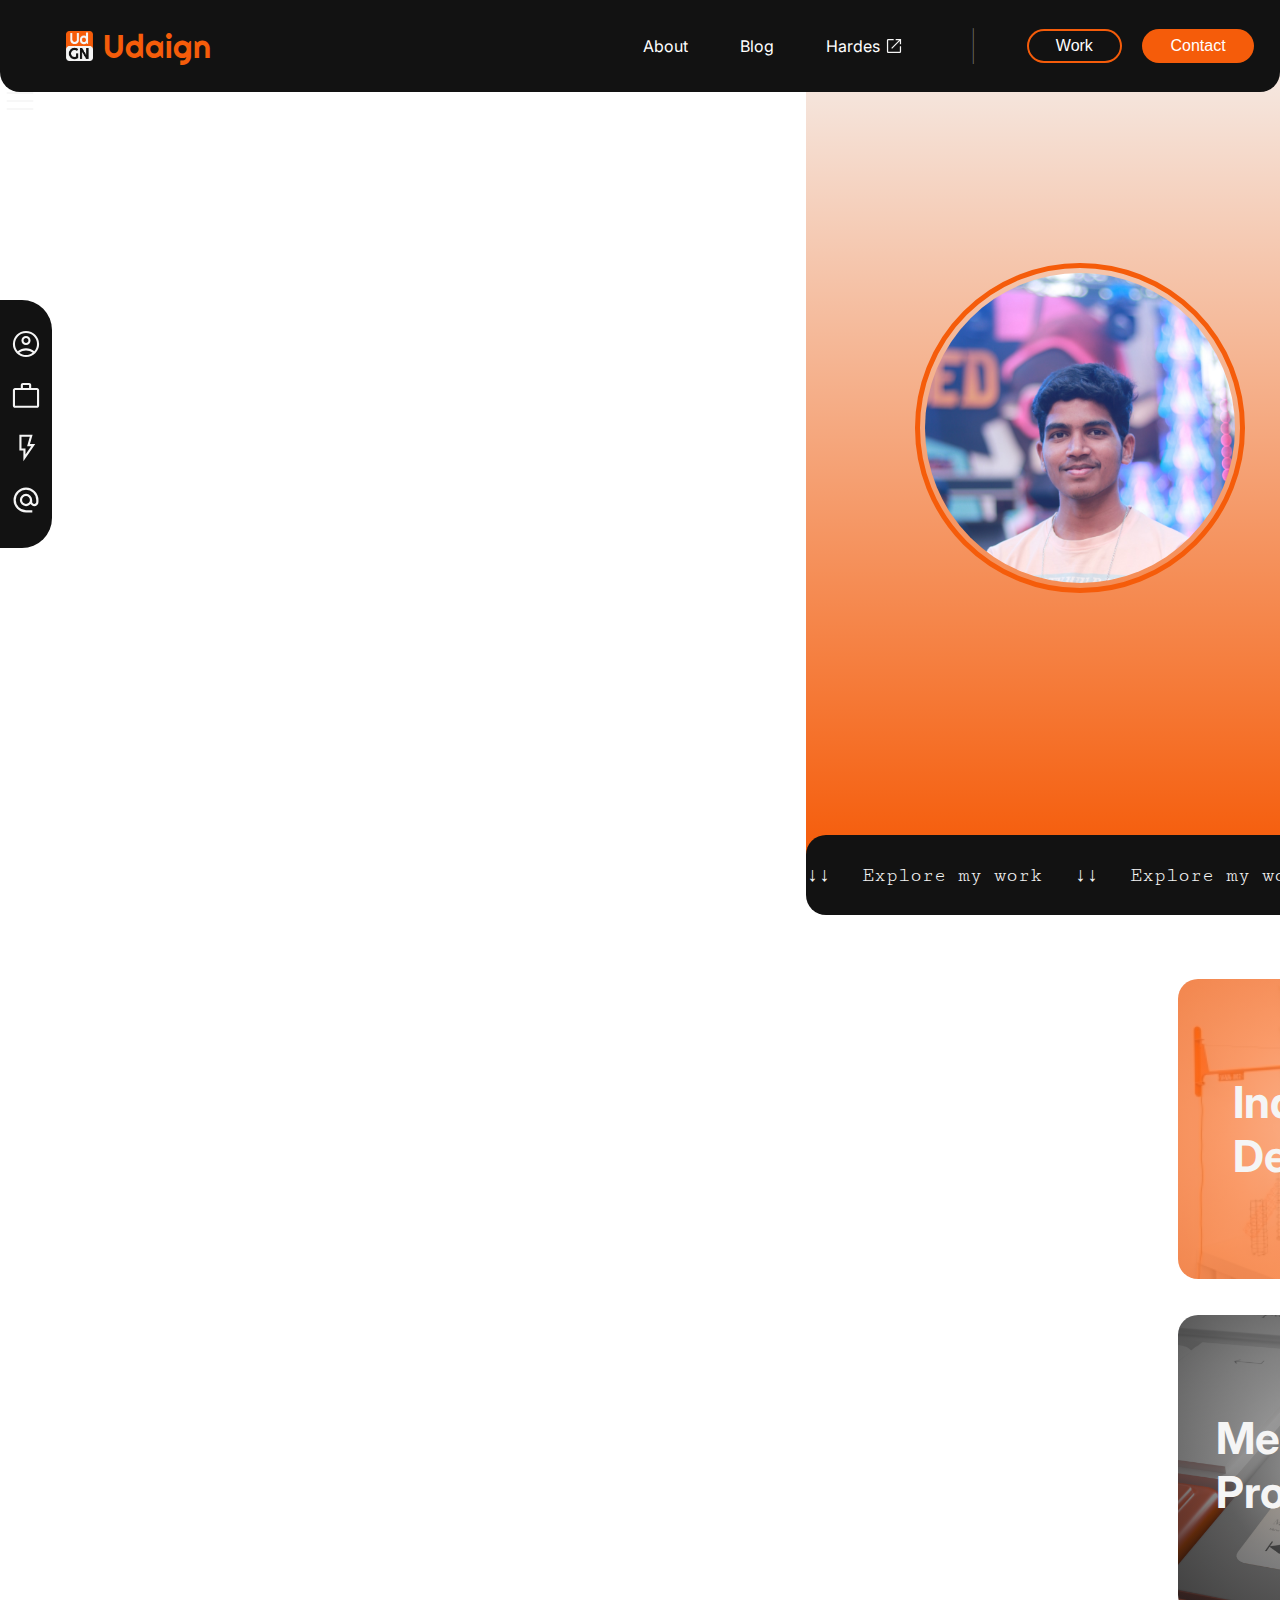
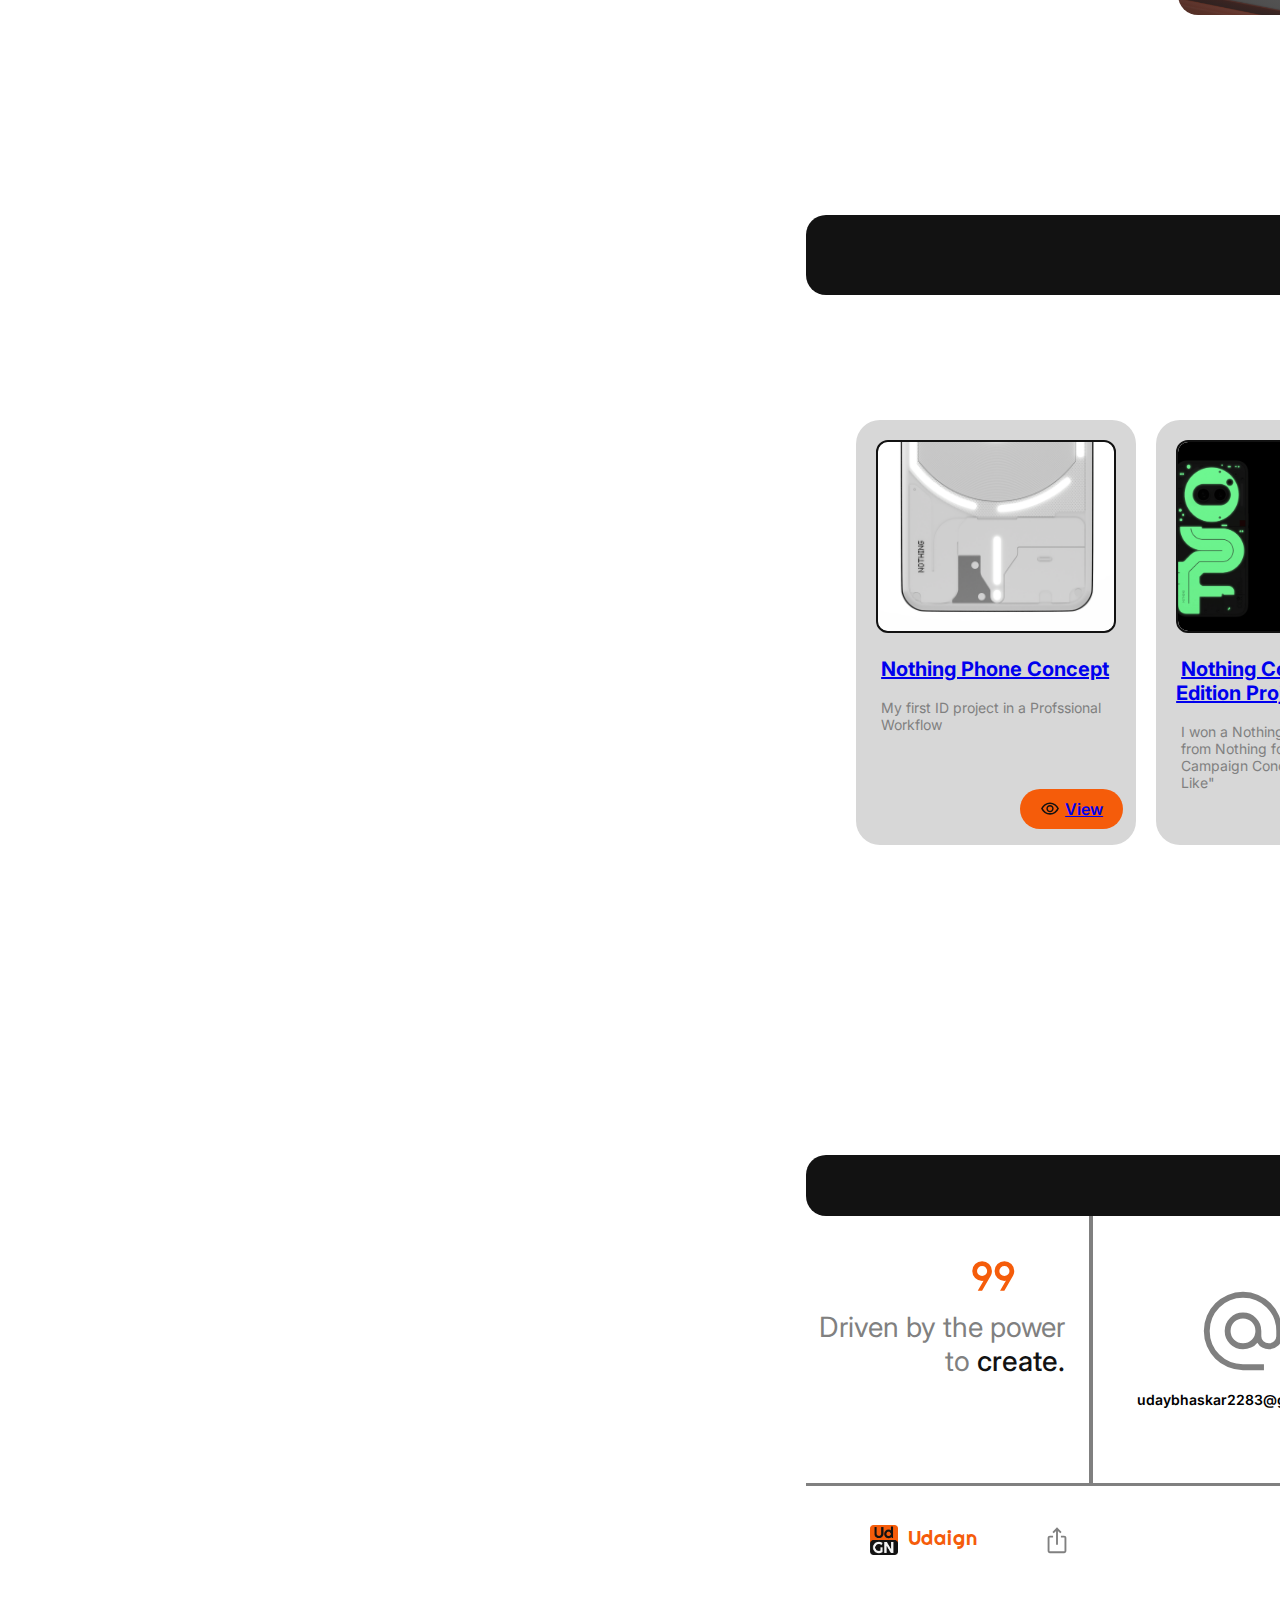
<file: index.html>
<!DOCTYPE html>
<html lang="en">
<head>

        <!-- Google Tag Manager -->
    <script>(function(w,d,s,l,i){w[l]=w[l]||[];w[l].push({'gtm.start':
        new Date().getTime(),event:'gtm.js'});var f=d.getElementsByTagName(s)[0],
        j=d.createElement(s),dl=l!='dataLayer'?'&l='+l:'';j.async=true;j.src=
        'https://www.googletagmanager.com/gtm.js?id='+i+dl;f.parentNode.insertBefore(j,f);
        })(window,document,'script','dataLayer','GTM-559NHK5H');</script>
        <!-- End Google Tag Manager -->

        <!-- Google tag (gtag.js) -->
    <script async src="https://www.googletagmanager.com/gtag/js?id=G-R28QZ5F798"></script>
    <script>
    window.dataLayer = window.dataLayer || [];
    function gtag(){dataLayer.push(arguments);}
    gtag('js', new Date());

    gtag('config', 'G-R28QZ5F798');
    </script>

    <meta charset="UTF-8">
    <meta name="viewport" content="width=device-width, initial-scale=1.0">
    <title>Udaign - Home</title>
    <link rel="icon" href="assets/Logos/UdGN for Light.png" type="image/png">
    <link rel="stylesheet" href="p_home.css">
    <link rel="preconnect" href="https://fonts.googleapis.com">
    <link rel="preconnect" href="https://fonts.gstatic.com" crossorigin>
    <link href="https://fonts.googleapis.com/css2?family=Inter:wght@100..900&family=Righteous&display=swap" rel="stylesheet">
    <link href="https://fonts.googleapis.com/css2?family=Cutive+Mono&display=swap" rel="stylesheet">
</head>
<body>

    <!-- Google Tag Manager (noscript) -->
<noscript><iframe src="https://www.googletagmanager.com/ns.html?id=GTM-559NHK5H"
    height="0" width="0" style="display:none;visibility:hidden"></iframe></noscript>
    <!-- End Google Tag Manager (noscript) -->

    <!-- Upper Navigation Bar -->
    <nav class="navbar">
        <a href="index.html" class="logo-link">
            <img class="logo" src="assets/Logos/UdGN for Dark.png" alt="Udaign logo">
            <h1 class="logo-txt">Udaign</h1>
        </a>
        <ul class="nav-links">
            <li><a href="p_about.html">About</a></li>
            <li><a href="p_blog.html">Blog</a></li>
            <li><a href="H_home.html" target="_blank" rel="noopener">Hardes<img class="ont" src="assets/Icons/open in new.svg" alt="Hardes Official Website"></a></li>
            <li><a href="#" class="seperator">|</a></li>
            <li><button class="sec-btn"><a href="#work">Work</a></button></li>
            <li><button class="pri-btn"><a href="p_contact.html">Contact</a></button></li>
        </ul>
    </nav>

    <nav class="mobile-nav">
        <a href="index.html" class="logo-link">
            <img class="logo" src="assets/Logos/UdGN for Dark.png" alt="Udaign logo">
            <h1 class="logo-txt">Udaign</h1>
        </a>
        <img class="menu-icon" src="./assets/Icons/hamburgermenu.svg" alt="menu">
    </nav>

    <div class="mobile-menu">
        <img class="close-icon" src="./assets/Icons/close.svg" alt="close">
        <ul class="nav-links">
            <li><a href="p_about.html">About</a></li>
            <li><a href="p_blog.html">Blog</a></li>
            <li><a href="H_home.html" target="_blank" rel="noopener">Hardes<img class="ont" src="assets/Icons/open in new.svg" alt="Hardes Official Website"></a></li>
            <li><button class="sec-btn"><a href="#work">Work</a></button></li>
            <li><button class="pri-btn"><a href="p_contact.html">Contact</a></button></li>
        </ul>
    </div>

    <!-- Sidebar Navigation -->
    <aside class="sidebar">
        <nav>
            <ul class="sidebar-links">
                <li><a href="#intro"><img src="assets/Icons/intro.svg" alt="Intro icon"></a></li>
                <li><a href="#work"><img src="assets/Icons/work.svg" alt="Intro icon"></a></li>
                <li><a href="#featured"><img src="assets/Icons/featured.svg" alt="Intro icon"></a></li>
                <li><a href="#contact"><img src="assets/Icons/contact.svg" alt="Intro icon"></a></li>
            </ul>
        </nav>
    </aside>

    <!-- Main Content -->
    <main class="content">
        <section class="intro-sec" id="intro">
            <div class="main-section">
                <img class="main-intro-image" src="assets/Images/DP_STD.JPG" alt="Image of Udaya Bhaskar Mahadevu aka Udaign">
                <div class="land-text">
                    <h1 class="main-name">UDAYA BHASKAR <br> MAHADEVU</h1>
                    <p class="designation">Nothing Community Edition Project 🥈 | Industrial Design | UX Design | IIT Kharagpur</p>
                </div>
            </div>
        </section>
        <section id="work">
            <div class="work-bar">
                <p class="sec-title" href="#work">
                    <span>&darr;&darr; </span>
                    <span>Explore my work </span>
                    <span>&darr;&darr; </span>
                    <span>Explore my work </span>
                    <span>&darr;&darr; </span>
                    <span>Explore my work </span>
                    <span>&darr;&darr; </span>
                    <span>Explore my work </span>
                    <span>&darr;&darr; </span>
                    <span>Explore my work </span>
                    <span>&darr;&darr; </span>
                    <span>Explore my work </span>
                </p>
                <p class="sec-title" href="#work">
                    <span>&darr;&darr; </span>
                    <span>Explore my work </span>
                    <span>&darr;&darr; </span>
                    <span>Explore my work </span>
                    <span>&darr;&darr; </span>
                    <span>Explore my work </span>
                    <span>&darr;&darr; </span>
                    <span>Explore my work </span>
                    <span>&darr;&darr; </span>
                    <span>Explore my work </span>
                    <span>&darr;&darr; </span>
                    <span>Explore my work </span>
                </p>
            </div>
            <div class="sec2">
                <div class="whole">
                    <div class="hztl">
                        <div class="work-box1">
                            <a class="work-pw" href="IndustrialDesign.html" target="_blank" rel="noopener">Industrial<br>Design</a>
                        </div>
                        <div class="work-box2">
                            <a href="UserExperienceDesign.html" target="_blank" rel="noopener" class="work-p">User<br>Experience<br>Design</a>
                        </div>
                    </div>
                    <div class="hztl">
                        <div class="work-box3">
                            <a href="MediaProduction.html" target="_blank" rel="noopener" class="work-pw">Media<br>Production</a>
                        </div>
                        <div class="work-box4">
                            <a href="More.html" target="_blank" rel="noopener" class="work-p">More</a>
                        </div>
                    </div>
                </div>
            </div>
        </section>
        <section id="featured">
            <div class="sec3">
                <div class="work-bar2">
                    <a href="#featured" class="wb111">
                        <h1 class="sec-title2">Featured</h1>
                        <img class="ttm2" src="assets/Icons/downarrow.svg" alt="downarrow">
                    </a>
                </div>
                <div class="feat-cont">

                    <div class="feat-cont1">
                        <div class="feat-cont-img">
                            <a href="./ProjectPages/ID/p_proj_ID_Gastrodon.html">
                                <img class="image" src="assets/Images/Nothing_Phone_3_Concept.png" alt="Nothing Phone Concept">
                            </a>
                        </div>
                        <div class="feat-cont-txt">
                            <a href="./ProjectPages//ID/p_proj_ID_Gastrodon.html">Nothing Phone Concept</a>
                            <p class="feat-desc">
                                My first ID project in a Profssional Workflow
                            </p>
                        </div>
                        <div class="btn-container">
                            <a href="./ProjectPages/ID/p_proj_ID_Gastrodon.html" class="feat-cont-btn">
                                <img src="assets/Icons/view.svg" alt="view icon">
                                View
                            </a>
                        </div>
                    </div>

                    <div class="feat-cont1">
                        <div class="feat-cont-img">
                            <a href="https://nothing.community/d/15486-the-final-winner-the-community-edition-project-monthly-journal">
                                <img class="image" src="assets/Images/Ad2.png" alt="Nothing Community Edition Project Stage 4">
                            </a>
                        </div>
                        <div class="feat-cont-txt">
                            <a href="https://nothing.community/d/15486-the-final-winner-the-community-edition-project-monthly-journal">Nothing Community Edition Project 🥈</a>
                            <p class="feat-desc">
                                I won a Nothing Phone 2a prize from Nothing for my Markeing Campaign Concept "Like attracts Like"
                            </p>
                        </div>
                        <div class="btn-container">
                            <a href="https://nothing.community/d/15486-the-final-winner-the-community-edition-project-monthly-journal" class="feat-cont-btn">
                                <img src="assets/Icons/view.svg" alt="view icon">
                                View
                            </a>
                        </div>
                    </div>

                    <div class="feat-cont1">
                        <div class="feat-cont-img">
                            <a href="./ProjectPages/MP/p_proj_MP_3D_NP2aCEWalp.html">
                                <img class="image" src="assets/Images/c.png" alt="Nothing Wallpaper">
                            </a>
                        </div>
                        <div class="feat-cont-txt">
                            <a href="./ProjectPages/MP/p_proj_MP_3D_NP2aCEWalp.html">Nothing Wallpapers</a>
                            <p class="feat-desc">
                                I created a set of four wallpapers for Nothing Phone (2a) Community edition Stage 2.
                            </p>
                        </div>
                        <div class="btn-container">
                            <a href="./ProjectPages/MP/p_proj_MP_3D_NP2aCEWalp.html" class="feat-cont-btn">
                                <img src="assets/Icons/view.svg" alt="view icon">
                                View
                            </a>
                        </div>
                    </div>
    
                    <div class="feat-cont1">
                        <div class="feat-cont-img">
                            <a href="./ProjectPages/UX/p_proj_UX_PFW.html">
                                <img class="image" src="assets/Images/Pf.png" alt="Planning for this portfolio Website">
                            </a>
                        </div>
                        <div class="feat-cont-txt">
                            <a href="./ProjectPages/UX/p_proj_UX_PFW.html">Portfolio Website</a>
                            <p class="feat-desc">
                                I am building my portfolio website, all by myself, from scratch.
                            </p>
                        </div>
                        <div class="btn-container">
                            <a href="./ProjectPages/UX/p_proj_UX_PFW.html" class="feat-cont-btn">
                                <img src="assets/Icons/view.svg" alt="view icon">
                                View
                            </a>
                        </div>
                    </div>

                </div>
            </div>
        </section>

        <section id="contact">
            <div class="sec4">
                <div class="work-bar3">
                    <div>
                        <a class="wb22" href="#work">
                            &darr;&darr; <span class="CnC">Connect and Collaborate</span> &darr;&darr;
                        </a>
                    </div>
                </div>
                <div class="cont-top">
                    <div class="cont-quo">
                        <img src="assets/Icons/quote.svg" alt="quote">
                        <p>Driven by the power to <span class="create">create.</span></p>
                    </div>
                    <div class="cont-img">
                        <img src="assets/Icons/email.svg" alt="Udaya Bhaskar Mahadevu aka Udaign">
                        <p>udaybhaskar2283@gmail.com</p>
                    </div>
                    <div class="cont-links">
                        <div class="c11">
                            <a href="https://www.linkedin.com/in/udayabhaskarm" target="_blank" rel="noopener" title="LinkedIn">
                                <svg width="48" height="48" viewBox="0 0 60 60" fill="none" xmlns="http://www.w3.org/2000/svg">
                                <path  d="M48 8H12C9.79 8 8 9.79 8 12V48C8 50.21 9.79 52 12 52H48C50.21 52 52 50.21 52 48V12C52 9.79 50.21 8 48 8ZM21.908 44H16.008V25.016H21.908V44ZM18.898 22.302C16.996 22.302 15.458 20.76 15.458 18.862C15.458 16.964 16.998 15.424 18.898 15.424C20.794 15.424 22.336 16.966 22.336 18.862C22.336 20.76 20.794 22.302 18.898 22.302ZM44.008 44H38.112V34.768C38.112 32.566 38.072 29.734 35.046 29.734C31.976 29.734 31.504 32.132 31.504 34.608V44H25.608V25.016H31.268V27.61H31.348C32.136 26.118 34.06 24.544 36.93 24.544C42.904 24.544 44.008 28.476 44.008 33.588V44Z" fill="#808080"/>
                                </svg>
                            </a>  
                            <a href="https://www.linkedin.com/in/udayabhaskarm" target="_blank" rel="noopener">
                                <p>LINKEDIN</p>
                            </a>
                        </div>
                        <div class="c11">
                        <a href="https://medium.com/@udaybhaskar2283" target="_blank" rel="noopener" title="Medium">
                            <svg width="48" height="48" viewBox="0 0 60 60" fill="none" xmlns="http://www.w3.org/2000/svg">
                            <path  d="M18 14.3999C13.8626 14.3999 9.8947 16.0435 6.96913 18.969C4.04356 21.8946 2.39999 25.8625 2.39999 29.9999C2.39999 34.1373 4.04356 38.1052 6.96913 41.0308C9.8947 43.9563 13.8626 45.5999 18 45.5999C22.1374 45.5999 26.1053 43.9563 29.0309 41.0308C31.9564 38.1052 33.6 34.1373 33.6 29.9999C33.6 25.8625 31.9564 21.8946 29.0309 18.969C26.1053 16.0435 22.1374 14.3999 18 14.3999ZM42.6 15.5999C38.292 15.5999 34.8 22.0475 34.8 29.9999C34.8 31.4915 34.9224 32.9291 35.1504 34.2815C35.454 36.0851 35.9448 37.7363 36.5808 39.1595C36.8988 39.8711 37.2528 40.5251 37.638 41.1119C38.4084 42.2855 39.3036 43.1915 40.2804 43.7531C41.0136 44.1731 41.7924 44.3999 42.6 44.3999C43.4076 44.3999 44.1864 44.1731 44.9196 43.7531C45.8964 43.1915 46.7916 42.2855 47.562 41.1119C47.9472 40.5251 48.3012 39.8711 48.6192 39.1595C49.2552 37.7375 49.746 36.0851 50.0496 34.2815C50.2776 32.9291 50.4 31.4915 50.4 29.9999C50.4 22.0475 46.908 15.5999 42.6 15.5999ZM54.6 16.7999C54.2892 16.7999 53.9892 17.0075 53.7084 17.3939C53.52 17.6507 53.34 17.9867 53.1708 18.3935C53.0856 18.5963 53.0028 18.8171 52.9236 19.0547C52.764 19.5287 52.6152 20.0699 52.4796 20.6663C52.2084 21.8603 51.9888 23.2835 51.8364 24.8627C51.7608 25.6523 51.702 26.4815 51.6612 27.3407C51.6204 28.1987 51.6 29.0891 51.6 29.9999C51.6 30.9107 51.6204 31.8011 51.6612 32.6603C51.7008 33.5195 51.7596 34.3487 51.8364 35.1383C51.9888 36.7175 52.2084 38.1395 52.4796 39.3347C52.6152 39.9323 52.764 40.4723 52.9236 40.9463C53.0028 41.1839 53.0856 41.4047 53.1708 41.6075C53.3412 42.0143 53.5212 42.3503 53.7084 42.6071C53.9892 42.9923 54.2892 43.1999 54.6 43.1999C56.2572 43.1999 57.6 37.2899 57.6 29.9999C57.6 22.7099 56.2572 16.7999 54.6 16.7999Z" fill="#808080"/>
                        </svg>
                        </a>

                        <a href="https://medium.com/@udaybhaskar2283" target="_blank" rel="noopener">
                            <p>MEDIUM</p>
                        </a>
                        </div>
                        <div class="c11"> 
                            <a href="https://www.behance.net/udayabmahadev1" target="_blank" rel="noopener" title="Behance">
                                <svg width="45" height="45" viewBox="0 0 60 60" fill="none" xmlns="http://www.w3.org/2000/svg">
                                <path  d="M1.875 12.6562V47.3438H18.6328C20.1855 47.3438 30.8789 47.0288 30.8789 37.2656C30.8789 31.1646 26.6821 29.0918 24.5508 28.4766C26.1182 27.7368 29.2383 25.979 29.2383 21.2695C29.2383 18.6475 28.8647 12.6562 18.1641 12.6562H1.875ZM40.0781 15.8789V19.043H53.0273V15.8789H40.0781ZM9.49219 18.5742H16.6406C17.3145 18.5742 21.8555 18.2153 21.8555 22.5586C21.8555 26.272 18.5742 26.6602 17.2266 26.6602H9.49219V18.5742ZM46.875 21.9141C37.0825 21.9141 35.0391 30.4175 35.0391 34.1016C35.0391 45.0366 44.0039 46.2891 46.875 46.2891C54.6167 46.2891 56.814 41.2793 57.7148 38.4961H52.0898C51.8701 39.2139 50.2295 41.543 47.1094 41.543C41.8799 41.543 41.4258 37.4561 41.4258 35.625H58.0664C58.4033 29.2969 55.6348 21.9141 46.875 21.9141ZM46.6992 26.6602C48.2593 26.6602 49.519 27.1143 50.2734 27.9492C51.0278 28.7915 51.5845 30.022 51.7383 31.6406H41.4258C41.4551 31.1938 41.5576 30.6812 41.7188 30.1172C41.8799 29.5386 42.1289 28.9893 42.5391 28.4766C42.9492 27.9712 43.5205 27.5317 44.1797 27.1875C44.8535 26.8359 45.6885 26.6602 46.6992 26.6602ZM9.49219 31.875H17.7539C19.3945 31.875 23.2617 32.1313 23.2617 36.8555C23.2617 41.4331 18.3911 41.4258 17.6367 41.4258H9.49219V31.875Z" fill="#808080"/>
                                </svg>
                            </a>  
                            <a href="https://www.behance.net/udayabmahadev1" target="_blank" rel="noopener">
                                <p>BEHANCE</p>
                            </a>
                        </div>
                        <div class="c11">
                            <a href="https://www.instagram.com/udaign/" target="_blank" rel="noopener" title="Instagram">
                                <svg width="48" height="48" viewBox="0 0 60 60" fill="none" xmlns="http://www.w3.org/2000/svg">
                                <path  d="M20.625 6.25C12.6988 6.25 6.25 12.6988 6.25 20.625V39.375C6.25 47.3013 12.6988 53.75 20.625 53.75H39.375C47.3013 53.75 53.75 47.3013 53.75 39.375V20.625C53.75 12.6988 47.3013 6.25 39.375 6.25H20.625ZM42.5 15C43.8812 15 45 16.1187 45 17.5C45 18.88 43.8812 20 42.5 20C41.1188 20 40 18.88 40 17.5C40 16.1187 41.1188 15 42.5 15ZM30 17.5C36.8925 17.5 42.5 23.1075 42.5 30C42.5 36.8925 36.8925 42.5 30 42.5C23.1075 42.5 17.5 36.8925 17.5 30C17.5 23.1075 23.1075 17.5 30 17.5ZM30 21.25C28.8509 21.25 27.7131 21.4763 26.6515 21.9161C25.5899 22.3558 24.6253 23.0003 23.8128 23.8128C23.0003 24.6253 22.3558 25.5899 21.9161 26.6515C21.4763 27.7131 21.25 28.8509 21.25 30C21.25 31.1491 21.4763 32.2869 21.9161 33.3485C22.3558 34.4101 23.0003 35.3747 23.8128 36.1872C24.6253 36.9997 25.5899 37.6442 26.6515 38.0839C27.7131 38.5237 28.8509 38.75 30 38.75C31.1491 38.75 32.2869 38.5237 33.3485 38.0839C34.4101 37.6442 35.3747 36.9997 36.1872 36.1872C36.9997 35.3747 37.6442 34.4101 38.0839 33.3485C38.5237 32.2869 38.75 31.1491 38.75 30C38.75 28.8509 38.5237 27.7131 38.0839 26.6515C37.6442 25.5899 36.9997 24.6253 36.1872 23.8128C35.3747 23.0003 34.4101 22.3558 33.3485 21.9161C32.2869 21.4763 31.1491 21.25 30 21.25Z" fill="#808080"/>
                                </svg>
                            </a>
                            <a href="https://www.instagram.com/udaign/" target="_blank" rel="noopener">
                                <p>INSTAGRAM</p>
                            </a>
                        </div>
                        <div class="c11">
                            <a href="https://x.com/udaign" target="_blank" rel="noopener" title="X formerly Twitter">
                                <svg width="48" height="48" viewBox="0 0 60 60" fill="none" xmlns="http://www.w3.org/2000/svg">
                                <path  d="M52.74 52L35.15 26.356L35.18 26.38L51.04 8H45.74L32.82 22.96L22.56 8H8.65999L25.082 31.942L25.08 31.94L7.75999 52H13.06L27.424 35.356L38.84 52H52.74ZM20.46 12L45.14 48H40.94L16.24 12H20.46Z" fill="#808080"/>
                                </svg>
                            </a>
                            <a href="https://x.com/udaign" target="_blank" rel="noopener"><p>TWITTER</p></a>
                        </div>
                        <div class="c11">
                            <a href="https://dribbble.com/udaign" title="Dribbble">
                                <svg width="48" height="48" viewBox="0 0 60 60" fill="none" xmlns="http://www.w3.org/2000/svg">
                                    <path d="M10.8 4.80005C7.48799 4.80005 4.79999 7.48805 4.79999 10.8V49.2001C4.79999 52.5121 7.48799 55.2001 10.8 55.2001H49.2C52.512 55.2001 55.2 52.5121 55.2 49.2001V10.8C55.2 7.48805 52.512 4.80005 49.2 4.80005H10.8ZM31.4039 13.2C33.7679 13.2 36 15.324 36 25.8C36 29.544 35.363 34.9811 33.143 39.4571C34.103 40.7051 35.064 41.1 35.7 40.8C37.5 39.9361 38.6512 36.9003 39.7312 33.5883C40.0312 32.6883 41.0291 32.1967 41.9531 32.4727C42.8891 32.7607 43.4156 33.7199 43.1156 34.6079C42.2036 37.4159 39.6484 44.3766 35.7844 44.3766C34.5604 44.3766 32.915 44.3282 31.343 42.7922C29.579 45.1922 27.3845 46.8 24.7805 46.8C19.2725 46.8 16.8 42.613 16.8 38.461C16.8 34.057 19.057 28.861 24.157 28.861C25.021 28.861 25.8121 29.0171 26.4961 29.2571C26.4001 28.0571 26.4 27.0971 26.4 25.6571C26.4 25.5251 26.4479 13.2 31.4039 13.2ZM31.5469 16.861C30.8149 18.109 29.9531 21.755 29.9531 25.643C29.9531 29.867 30.4443 33.1079 31.1883 35.5079C32.3043 32.4239 32.4469 28.836 32.4469 25.8C32.4469 20.088 32.1109 17.653 31.5469 16.861ZM24.143 32.4C20.327 32.4 20.4 38.315 20.4 38.543C20.4 40.031 20.747 43.2001 24.743 43.2001C26.279 43.2001 27.8409 41.9757 29.1609 39.8157C28.3569 38.3157 27.6001 35.9641 27.0961 33.6C27.0001 33.528 26.9035 33.4567 26.8195 33.3727C26.8195 33.3727 25.655 32.4 24.143 32.4Z" fill="#808080"/>
                                </svg>    
                            </a>
                            <a href="https://dribbble.com/udaign" target="_blank" rel="noopener"><p>DRIBBBLE</p></a>
                        </div>
                    </div>
                </div>
                <div class="cont-bot">
                    <a class="bot-logo" href="index.html">
                        <img src="assets/Logos/UdGN for Light.png" alt="Udaign logo for Light Backgrounds">
                        <p class="logo-txt2">Udaign</p>
                        <img class="sick" src="assets/Icons/share.svg" alt="share icon">
                    </a>
                    <ul class="foot-link">
                        <li><a class="hdes" href="H_home.html" target="_blank"><span class="hardes">HARDES</span><img src="assets/Icons/open in new for light.svg" alt="Hardes Official Website"></a></li>
                        <li><a href="p_about.html">ABOUT</a></li>
                        <li><a href="p_blog.html" target="_blank">BLOG</a></li>
                        <li><a href="#">PRIVACY</a></li>
                        <li><a href="#">TERMS</a></li>
                    </ul>
                </div>
            </div>
        </section>
    </main>
    
    <script src="p_home.js"></script>

</body>
</html>
</file>
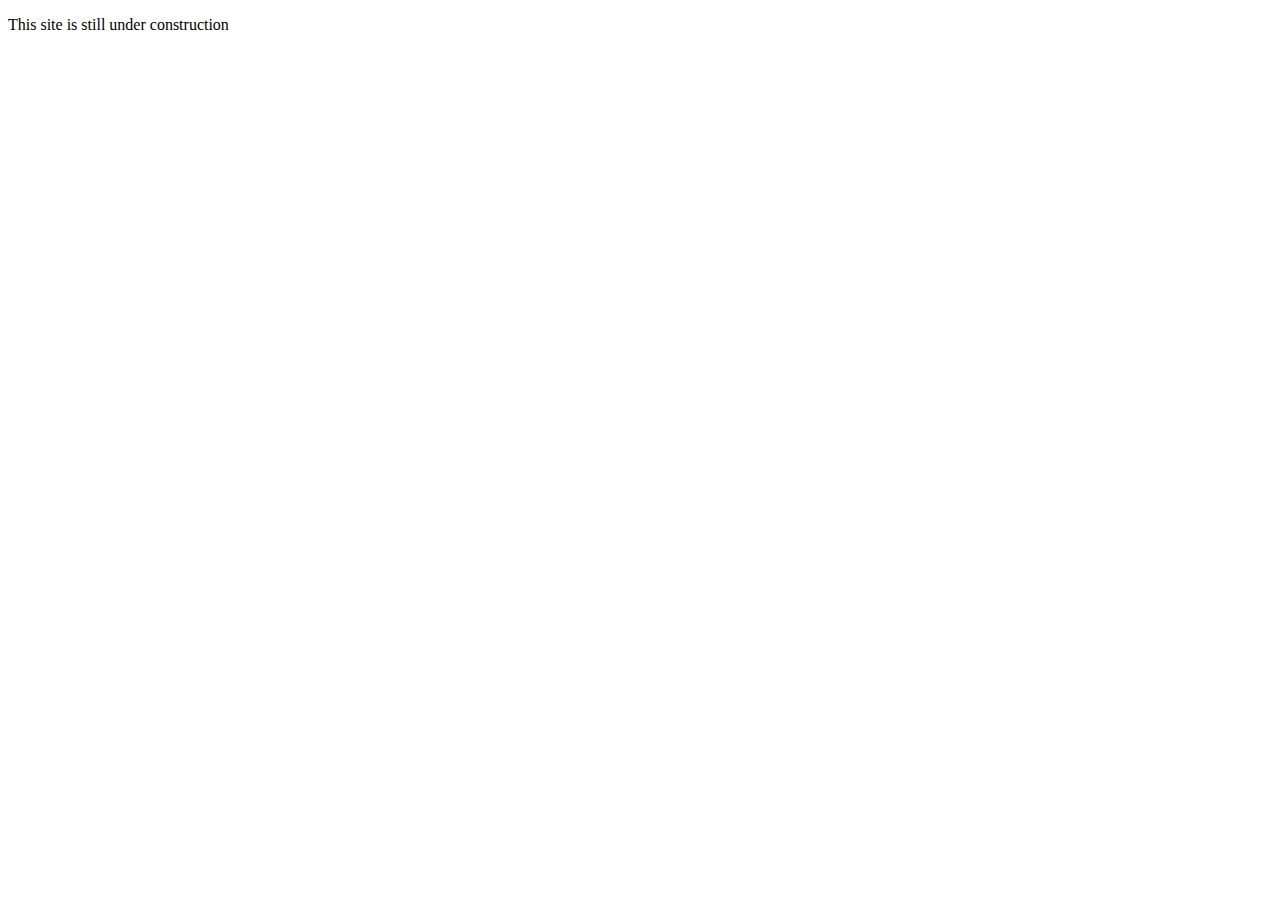
<file: H_home.html>
<!DOCTYPE html>
<html lang="en">
<head>
    <meta charset="UTF-8">
    <meta name="viewport" content="width=device-width, initial-scale=1.0">
    <title>Hardes Official</title>
</head>
<body>
    <p>This site is still under construction</p>
</body>
</html>
</file>
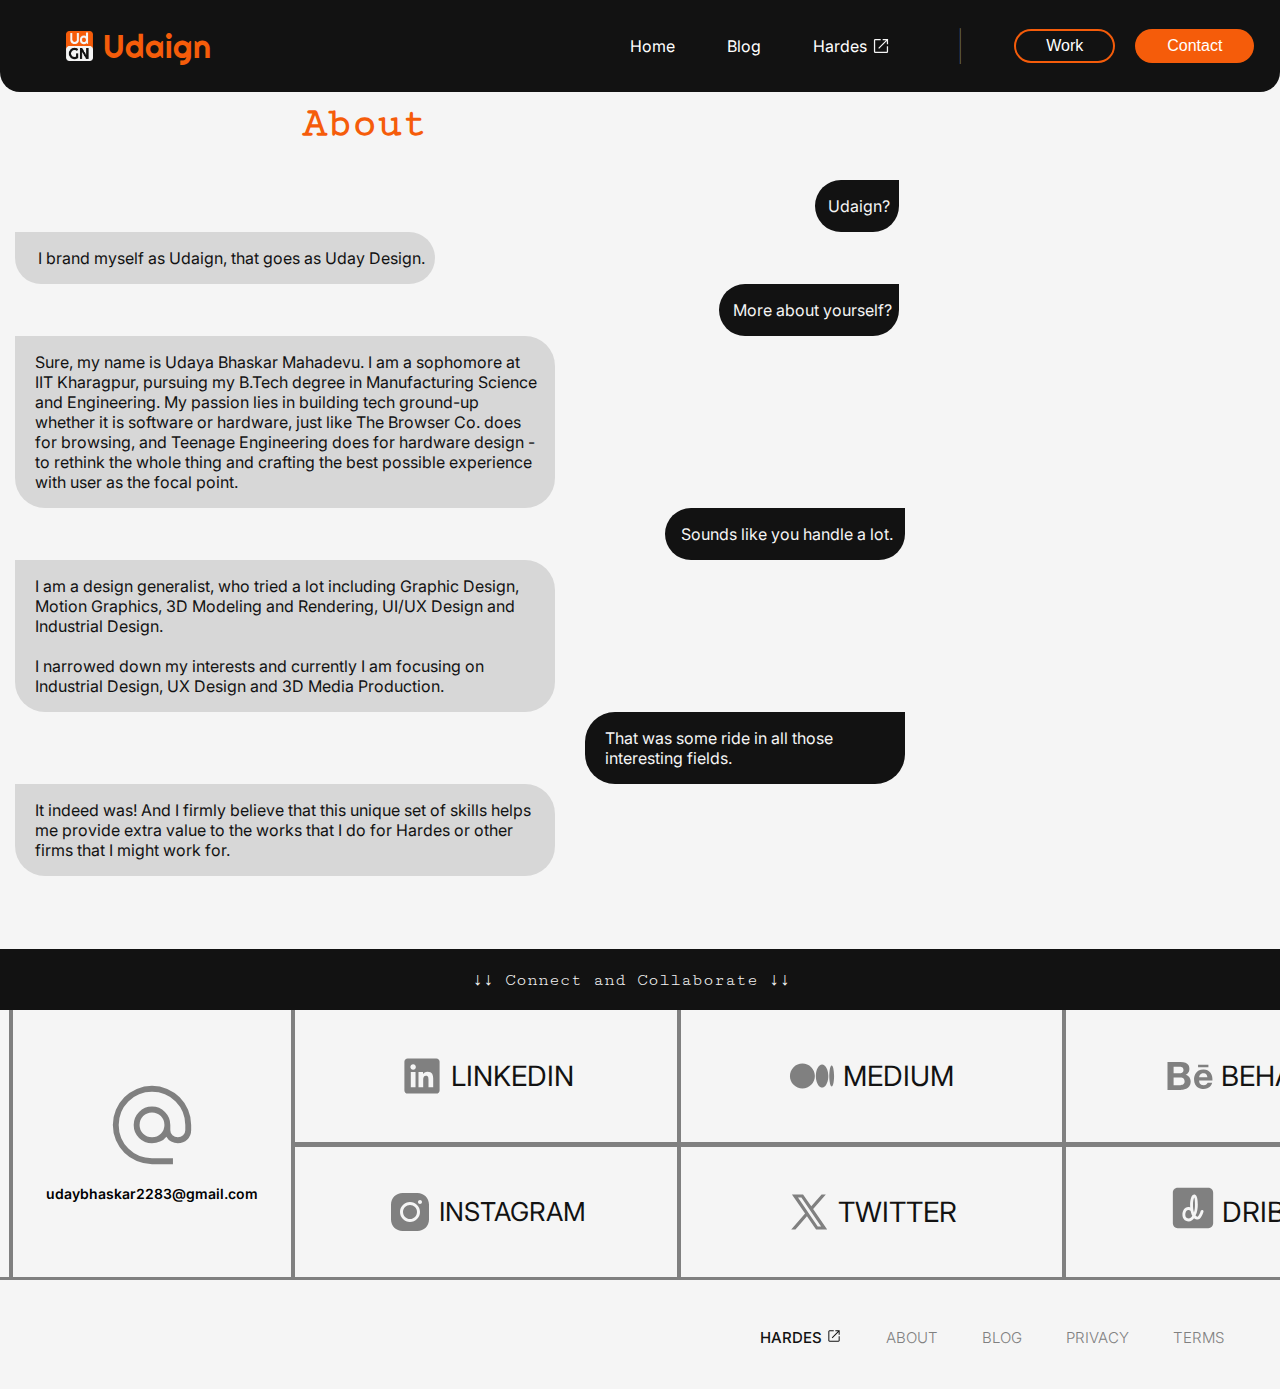
<file: p_about.html>
<!DOCTYPE html>
<html lang="en">
<head>
    <meta charset="UTF-8">
    <meta name="viewport" content="width=device-width, initial-scale=1.0">
    <title>Udaign - About</title>
    <link rel="icon" href="assets/Logos/UdGN for Light.png" type="image/png">
    <link rel="stylesheet" href="p_about.css">
    <link rel="preconnect" href="https://fonts.googleapis.com">
    <link rel="preconnect" href="https://fonts.gstatic.com" crossorigin>
    <link href="https://fonts.googleapis.com/css2?family=Inter:wght@100..900&family=Righteous&display=swap" rel="stylesheet">
    <link href="https://fonts.googleapis.com/css2?family=Cutive+Mono&display=swap" rel="stylesheet">
</head>
<body>
    <!-- Upper Navigation Bar -->
    <nav class="navbar">
        <a href="index.html" class="logo-link">
            <img class="logo" src="assets/Logos/UdGN for Dark.png" alt="Udaign logo">
            <h1 class="logo-txt">Udaign</h1>
        </a>
        <ul class="nav-links">
            <li><a href="index.html">Home</a></li>
            <li><a href="p_blog.html">Blog</a></li>
            <li><a href="H_home.html" target="_blank">Hardes<img class="ont" src="assets/Icons/open in new.svg" alt="Hardes Official Website"></a></li>
            <li><a href="#" class="seperator">|</a></li>
            <li><button class="sec-btn"><a href="#work">Work</a></button></li>
            <li><button class="pri-btn"><a href="p_contact.html">Contact</a></button></li>
        </ul>
    </nav>

    <h1 class="main-title">About</h1>
    <div class="chat-cont">
        <div class="q1"><p>Udaign?</p></div>
        <div class="a1"><p>I brand myself as Udaign, that goes as Uday Design.</p></div>
        <div class="q2"><p>More about yourself?</p></div>
        <div class="a2"><p>Sure, my name is Udaya Bhaskar Mahadevu. 
            I am a sophomore at IIT Kharagpur, pursuing 
            my B.Tech degree in Manufacturing Science 
            and Engineering. My passion lies in building 
            tech ground-up whether it is software or 
            hardware, just like The Browser Co. does 
            for browsing, and Teenage Engineering 
            does for hardware design - to rethink the 
            whole thing and crafting the best possible 
            experience with user as the focal point.</p>
        </div>
        <div class="q3"><p>Sounds like you handle a lot.</p></div>
        <div class="a2"><p>I am a design generalist, who tried a lot
            including Graphic Design, Motion Graphics, 
            3D Modeling and Rendering, UI/UX Design and Industrial Design. <br> <br>I narrowed down my interests and currently I am focusing on Industrial Design, UX Design and 3D Media Production.</p>
        </div>
        <div class="q4"><p>That was some ride in all those 
            interesting fields.</p>
        </div>
        <div class="a2"><p>It indeed was! And I firmly believe that 
            this unique set of skills helps me provide extra value to the works that I do for Hardes or other firms that I might work for.</p>
        </div>
    </div>

    <section id="contact">
        <div class="sec4">
            <div class="work-bar3">
                <div>
                    <a class="wb22" href="#work">
                        &darr;&darr; Connect and Collaborate &darr;&darr;
                    </a>
                </div>
            </div>

            <div class="cont-div">
                <div class="cont-top">
                    <div class="cont-quo">
                        <img src="assets/Icons/quote.svg" alt="quote">
                        <p>Driven by <br> the power <br>to <span class="create">create.</span></p>
                    </div>
                    <div class="cont-img">
                        <img src="assets/Icons/email.svg" alt="Udaya Bhaskar Mahadevu aka Udaign">
                        <p>udaybhaskar2283@gmail.com</p>
                    </div>
                    <div class="cont-links">
                        <div class="r1">
                            <div class="c11">
                                <svg width="48" height="48" viewBox="0 0 60 60" fill="none" xmlns="http://www.w3.org/2000/svg">
                            <path  d="M48 8H12C9.79 8 8 9.79 8 12V48C8 50.21 9.79 52 12 52H48C50.21 52 52 50.21 52 48V12C52 9.79 50.21 8 48 8ZM21.908 44H16.008V25.016H21.908V44ZM18.898 22.302C16.996 22.302 15.458 20.76 15.458 18.862C15.458 16.964 16.998 15.424 18.898 15.424C20.794 15.424 22.336 16.966 22.336 18.862C22.336 20.76 20.794 22.302 18.898 22.302ZM44.008 44H38.112V34.768C38.112 32.566 38.072 29.734 35.046 29.734C31.976 29.734 31.504 32.132 31.504 34.608V44H25.608V25.016H31.268V27.61H31.348C32.136 26.118 34.06 24.544 36.93 24.544C42.904 24.544 44.008 28.476 44.008 33.588V44Z" fill="#808080"/>
                            </svg>
                                <a href="https://www.linkedin.com/in/udayabhaskarm" target="_blank">LINKEDIN
                                </a>
                            </div>
                            <div class="c12">
                                <svg width="48" height="48" viewBox="0 0 60 60" fill="none" xmlns="http://www.w3.org/2000/svg">
                            <path  d="M18 14.3999C13.8626 14.3999 9.8947 16.0435 6.96913 18.969C4.04356 21.8946 2.39999 25.8625 2.39999 29.9999C2.39999 34.1373 4.04356 38.1052 6.96913 41.0308C9.8947 43.9563 13.8626 45.5999 18 45.5999C22.1374 45.5999 26.1053 43.9563 29.0309 41.0308C31.9564 38.1052 33.6 34.1373 33.6 29.9999C33.6 25.8625 31.9564 21.8946 29.0309 18.969C26.1053 16.0435 22.1374 14.3999 18 14.3999ZM42.6 15.5999C38.292 15.5999 34.8 22.0475 34.8 29.9999C34.8 31.4915 34.9224 32.9291 35.1504 34.2815C35.454 36.0851 35.9448 37.7363 36.5808 39.1595C36.8988 39.8711 37.2528 40.5251 37.638 41.1119C38.4084 42.2855 39.3036 43.1915 40.2804 43.7531C41.0136 44.1731 41.7924 44.3999 42.6 44.3999C43.4076 44.3999 44.1864 44.1731 44.9196 43.7531C45.8964 43.1915 46.7916 42.2855 47.562 41.1119C47.9472 40.5251 48.3012 39.8711 48.6192 39.1595C49.2552 37.7375 49.746 36.0851 50.0496 34.2815C50.2776 32.9291 50.4 31.4915 50.4 29.9999C50.4 22.0475 46.908 15.5999 42.6 15.5999ZM54.6 16.7999C54.2892 16.7999 53.9892 17.0075 53.7084 17.3939C53.52 17.6507 53.34 17.9867 53.1708 18.3935C53.0856 18.5963 53.0028 18.8171 52.9236 19.0547C52.764 19.5287 52.6152 20.0699 52.4796 20.6663C52.2084 21.8603 51.9888 23.2835 51.8364 24.8627C51.7608 25.6523 51.702 26.4815 51.6612 27.3407C51.6204 28.1987 51.6 29.0891 51.6 29.9999C51.6 30.9107 51.6204 31.8011 51.6612 32.6603C51.7008 33.5195 51.7596 34.3487 51.8364 35.1383C51.9888 36.7175 52.2084 38.1395 52.4796 39.3347C52.6152 39.9323 52.764 40.4723 52.9236 40.9463C53.0028 41.1839 53.0856 41.4047 53.1708 41.6075C53.3412 42.0143 53.5212 42.3503 53.7084 42.6071C53.9892 42.9923 54.2892 43.1999 54.6 43.1999C56.2572 43.1999 57.6 37.2899 57.6 29.9999C57.6 22.7099 56.2572 16.7999 54.6 16.7999Z" fill="#808080"/>
                            </svg>
                                <a href="https://medium.com/@udaybhaskar2283" target="_blank">MEDIUM</a>
                            </div>
                            <div class="c13">
                                <svg width="48" height="48" viewBox="0 0 60 60" fill="none" xmlns="http://www.w3.org/2000/svg">
                            <path  d="M1.875 12.6562V47.3438H18.6328C20.1855 47.3438 30.8789 47.0288 30.8789 37.2656C30.8789 31.1646 26.6821 29.0918 24.5508 28.4766C26.1182 27.7368 29.2383 25.979 29.2383 21.2695C29.2383 18.6475 28.8647 12.6562 18.1641 12.6562H1.875ZM40.0781 15.8789V19.043H53.0273V15.8789H40.0781ZM9.49219 18.5742H16.6406C17.3145 18.5742 21.8555 18.2153 21.8555 22.5586C21.8555 26.272 18.5742 26.6602 17.2266 26.6602H9.49219V18.5742ZM46.875 21.9141C37.0825 21.9141 35.0391 30.4175 35.0391 34.1016C35.0391 45.0366 44.0039 46.2891 46.875 46.2891C54.6167 46.2891 56.814 41.2793 57.7148 38.4961H52.0898C51.8701 39.2139 50.2295 41.543 47.1094 41.543C41.8799 41.543 41.4258 37.4561 41.4258 35.625H58.0664C58.4033 29.2969 55.6348 21.9141 46.875 21.9141ZM46.6992 26.6602C48.2593 26.6602 49.519 27.1143 50.2734 27.9492C51.0278 28.7915 51.5845 30.022 51.7383 31.6406H41.4258C41.4551 31.1938 41.5576 30.6812 41.7188 30.1172C41.8799 29.5386 42.1289 28.9893 42.5391 28.4766C42.9492 27.9712 43.5205 27.5317 44.1797 27.1875C44.8535 26.8359 45.6885 26.6602 46.6992 26.6602ZM9.49219 31.875H17.7539C19.3945 31.875 23.2617 32.1313 23.2617 36.8555C23.2617 41.4331 18.3911 41.4258 17.6367 41.4258H9.49219V31.875Z" fill="#808080"/>
                            </svg>
                                <a href="https://www.behance.net/udayabmahadev1" target="_blank">BEHANCE</a>
                            </div>
                        </div>
                        <div class="r2">
                            <div class="c21">
                                <svg width="48" height="48" viewBox="0 0 60 60" fill="none" xmlns="http://www.w3.org/2000/svg">
                            <path  d="M20.625 6.25C12.6988 6.25 6.25 12.6988 6.25 20.625V39.375C6.25 47.3013 12.6988 53.75 20.625 53.75H39.375C47.3013 53.75 53.75 47.3013 53.75 39.375V20.625C53.75 12.6988 47.3013 6.25 39.375 6.25H20.625ZM42.5 15C43.8812 15 45 16.1187 45 17.5C45 18.88 43.8812 20 42.5 20C41.1188 20 40 18.88 40 17.5C40 16.1187 41.1188 15 42.5 15ZM30 17.5C36.8925 17.5 42.5 23.1075 42.5 30C42.5 36.8925 36.8925 42.5 30 42.5C23.1075 42.5 17.5 36.8925 17.5 30C17.5 23.1075 23.1075 17.5 30 17.5ZM30 21.25C28.8509 21.25 27.7131 21.4763 26.6515 21.9161C25.5899 22.3558 24.6253 23.0003 23.8128 23.8128C23.0003 24.6253 22.3558 25.5899 21.9161 26.6515C21.4763 27.7131 21.25 28.8509 21.25 30C21.25 31.1491 21.4763 32.2869 21.9161 33.3485C22.3558 34.4101 23.0003 35.3747 23.8128 36.1872C24.6253 36.9997 25.5899 37.6442 26.6515 38.0839C27.7131 38.5237 28.8509 38.75 30 38.75C31.1491 38.75 32.2869 38.5237 33.3485 38.0839C34.4101 37.6442 35.3747 36.9997 36.1872 36.1872C36.9997 35.3747 37.6442 34.4101 38.0839 33.3485C38.5237 32.2869 38.75 31.1491 38.75 30C38.75 28.8509 38.5237 27.7131 38.0839 26.6515C37.6442 25.5899 36.9997 24.6253 36.1872 23.8128C35.3747 23.0003 34.4101 22.3558 33.3485 21.9161C32.2869 21.4763 31.1491 21.25 30 21.25Z" fill="#808080"/>
                            </svg>
                                <a href="https://www.instagram.com/udaign/" target="_blank">INSTAGRAM</a>
                            </div>
                            <div class="c22">
                                <svg width="48" height="48" viewBox="0 0 60 60" fill="none" xmlns="http://www.w3.org/2000/svg">
                            <path  d="M52.74 52L35.15 26.356L35.18 26.38L51.04 8H45.74L32.82 22.96L22.56 8H8.65999L25.082 31.942L25.08 31.94L7.75999 52H13.06L27.424 35.356L38.84 52H52.74ZM20.46 12L45.14 48H40.94L16.24 12H20.46Z" fill="#808080"/>
                            </svg>
                                <a href="https://x.com/udaign" target="_blank">TWITTER</a>
                            </div>
                            <div class="c23">
                                <a href="https://dribbble.com/udaign">
                                    <svg width="48" height="48" viewBox="0 0 60 60" fill="none" xmlns="http://www.w3.org/2000/svg">
                                <path d="M10.8 4.80005C7.48799 4.80005 4.79999 7.48805 4.79999 10.8V49.2001C4.79999 52.5121 7.48799 55.2001 10.8 55.2001H49.2C52.512 55.2001 55.2 52.5121 55.2 49.2001V10.8C55.2 7.48805 52.512 4.80005 49.2 4.80005H10.8ZM31.4039 13.2C33.7679 13.2 36 15.324 36 25.8C36 29.544 35.363 34.9811 33.143 39.4571C34.103 40.7051 35.064 41.1 35.7 40.8C37.5 39.9361 38.6512 36.9003 39.7312 33.5883C40.0312 32.6883 41.0291 32.1967 41.9531 32.4727C42.8891 32.7607 43.4156 33.7199 43.1156 34.6079C42.2036 37.4159 39.6484 44.3766 35.7844 44.3766C34.5604 44.3766 32.915 44.3282 31.343 42.7922C29.579 45.1922 27.3845 46.8 24.7805 46.8C19.2725 46.8 16.8 42.613 16.8 38.461C16.8 34.057 19.057 28.861 24.157 28.861C25.021 28.861 25.8121 29.0171 26.4961 29.2571C26.4001 28.0571 26.4 27.0971 26.4 25.6571C26.4 25.5251 26.4479 13.2 31.4039 13.2ZM31.5469 16.861C30.8149 18.109 29.9531 21.755 29.9531 25.643C29.9531 29.867 30.4443 33.1079 31.1883 35.5079C32.3043 32.4239 32.4469 28.836 32.4469 25.8C32.4469 20.088 32.1109 17.653 31.5469 16.861ZM24.143 32.4C20.327 32.4 20.4 38.315 20.4 38.543C20.4 40.031 20.747 43.2001 24.743 43.2001C26.279 43.2001 27.8409 41.9757 29.1609 39.8157C28.3569 38.3157 27.6001 35.9641 27.0961 33.6C27.0001 33.528 26.9035 33.4567 26.8195 33.3727C26.8195 33.3727 25.655 32.4 24.143 32.4Z" fill="#808080"/>
                                </svg>
                                </a>
                                <a href="https://dribbble.com/udaign" target="_blank">DRIBBBLE</a>
                            </div>
                        </div>
                    </div>
                </div>
                <div class="cont-bot">
                    <a class="bot-logo" href="index.html">
                    <img src="assets/Logos/UdGN for Light.png" alt="Udaign logo for Light Backgrounds">
                    <p class="logo-txt2">Udaign</p>
                    </a>
                    <div class="sick">
                        <img src="assets/Icons/share.svg" alt="share icon">
                    </div>
                    <div class="foot-link">
                        <a class="hdes" href="H_home.html" target="_blank"><span class="hardes">HARDES</span><img src="assets/Icons/open in new for light.svg" alt="Hardes Official Website"></a>
                        <a href="p_about.html">ABOUT</a>
                        <a href="p_blog.html" target="_blank">BLOG</a>
                        <a href="#">PRIVACY</a>
                        <a href="#">TERMS</a>
                    </div>
                </div>
            </div>
        </div>
    </section>

</body>
</html>
</file>
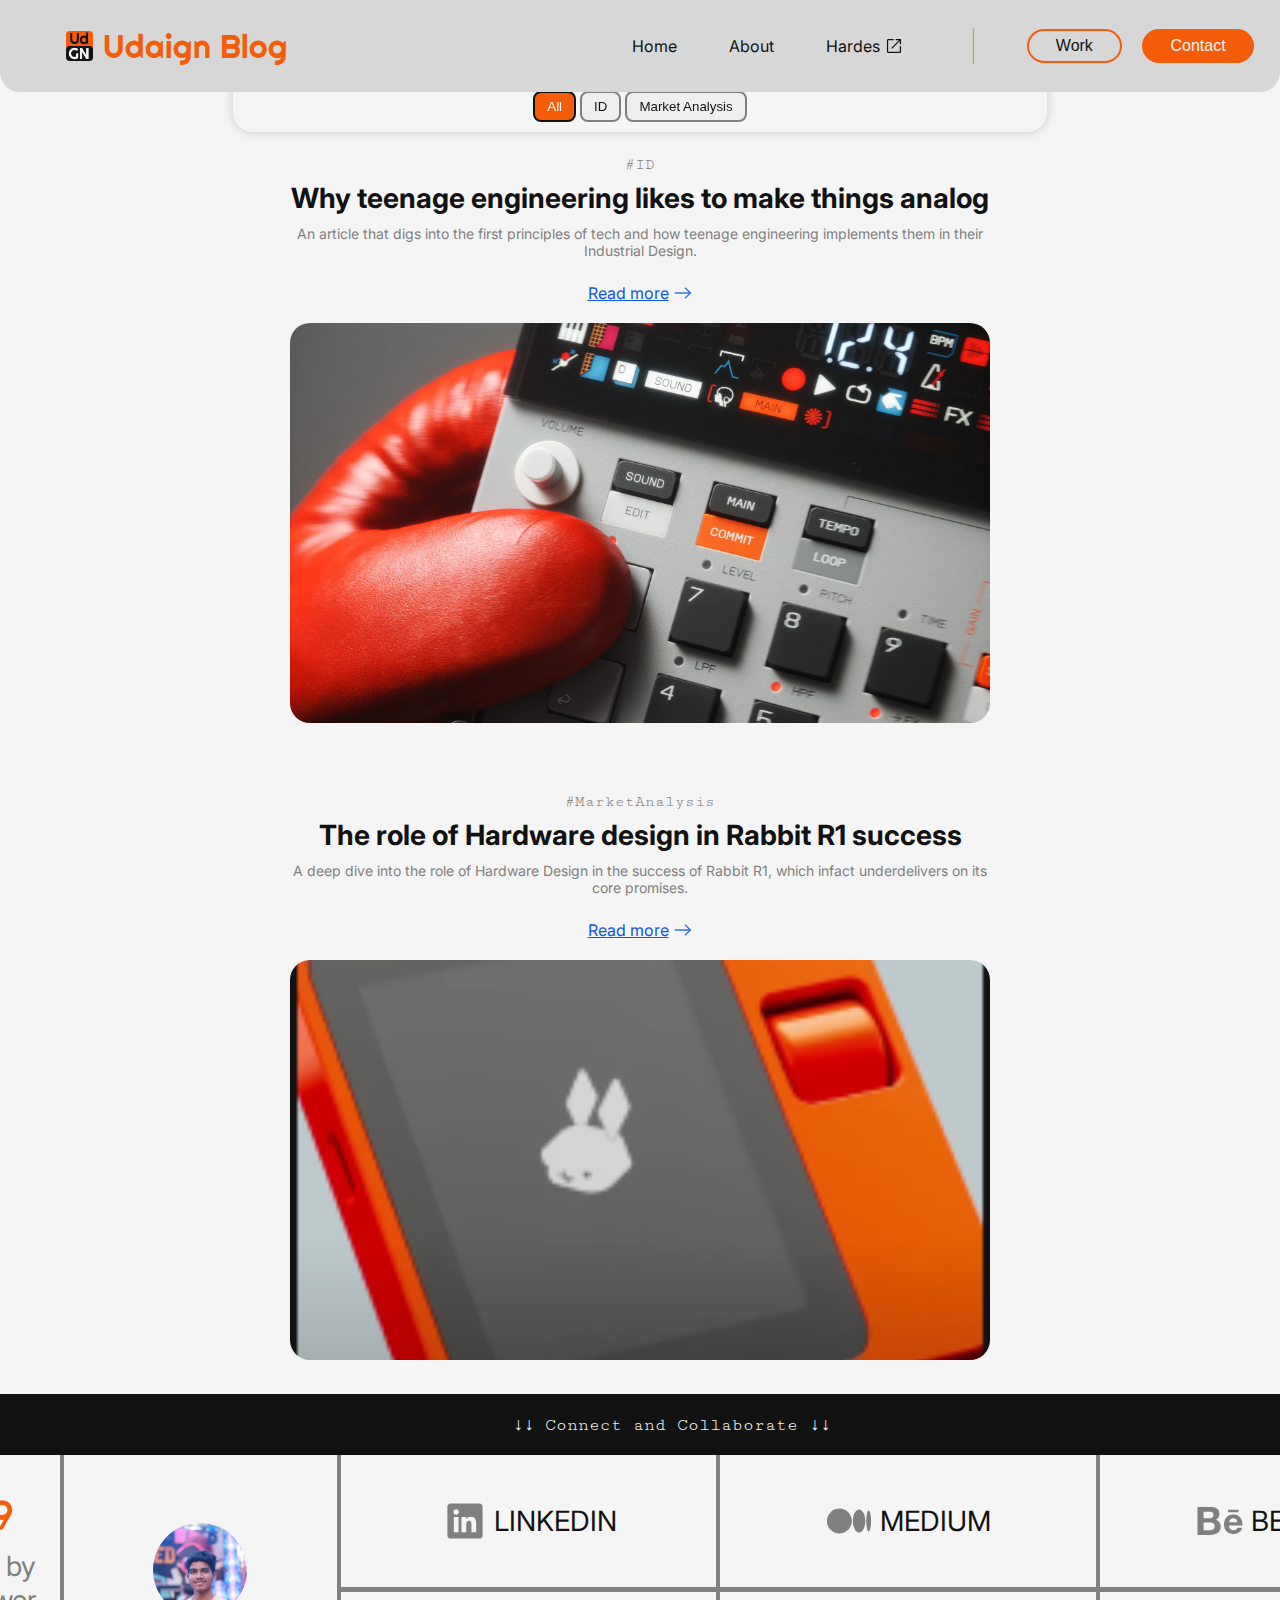
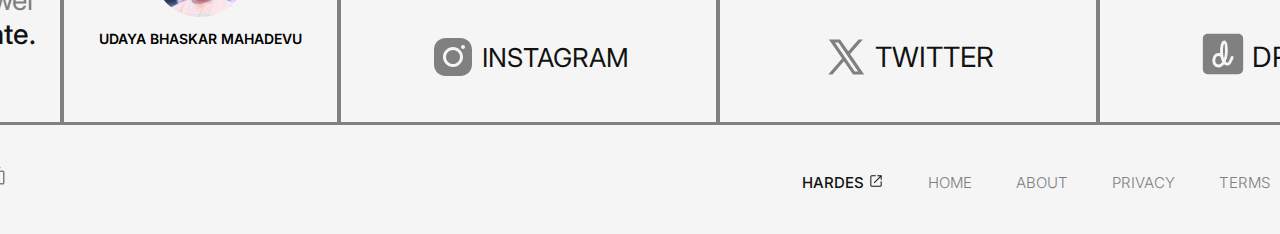
<file: p_blog.html>
<!DOCTYPE html>
<html lang="en">
<head>
    <meta charset="UTF-8">
    <meta name="viewport" content="width=device-width, initial-scale=1.0">
    <title>Udaign - Blog</title>
    <link rel="icon" href="assets/Logos/UdGN for Light.png" type="image/png">
    <link rel="stylesheet" href="p_blog.css">
    <link rel="preconnect" href="https://fonts.googleapis.com">
    <link rel="preconnect" href="https://fonts.gstatic.com" crossorigin>
    <link href="https://fonts.googleapis.com/css2?family=Inter:wght@100..900&family=Righteous&display=swap" rel="stylesheet">
    <link href="https://fonts.googleapis.com/css2?family=Cutive+Mono&display=swap" rel="stylesheet">
</head>
<body>
    <!-- Upper Navigation Bar -->
    <nav class="navbar">
        <a href="p_blog.html" class="logo-link">
            <img class="logo" src="assets/Logos/UdGN for Light.png" alt="Udaign logo">
            <h1 class="logo-txt">Udaign Blog</h1>
        </a>
        <ul class="nav-links">
            <li><a href="index.html">Home</a></li>
            <li><a href="p_about.html">About</a></li>
            <li><a href="H_home.html" target="_blank">Hardes<img class="ont" src="assets/Icons/open in new for light.svg" alt="Hardes Official Website"></a></li>
            <li><a href="#" class="seperator">|</a></li>
            <li><button class="sec-btn"><a href="index.html#work" target="_blank"><span class="work-col">Work</span></a></button></li>
            <li><button class="pri-btn"><a href="p_contact.html">Contact</a></button></li>
        </ul>
    </nav>

    <div class="main-container">

        <div class="all-posts">

            <div class="filters">
                <button class="filter-button active" data-filter="all">All</button>
                <button class="filter-button" data-filter="ID">ID</button>
                <button class="filter-button" data-filter="MarketAnalysis">Market Analysis</button>
                <!-- Add more buttons as needed -->

                <div class="p-seperator2"></div>

            </div>

            <div class="one-post" data-field="ID">
                <div class="field">
                    <p>#ID</p>
                </div>
                <div class="post-title">
                    <a>Why teenage engineering likes to make things analog</a>
                </div>
                <div class="post-desc">
                    <a>An article that digs into the first principles of tech and how teenage engineering implements them in their Industrial Design.</a>
                </div>
                <div class="link">
                    <a href="#">Read more 
                        <img src="assets/Icons/rightarrow.svg" alt="rightarrow"></a>
                </div>
                <div class="post-img">
                    <img src="assets/Images/10001 (1).png" alt="Teenage Engineering K.O.II" class="img">
                </div>
            </div>

            <div class="one-post" data-field="MarketAnalysis">
                <div class="field">
                    <p>#MarketAnalysis</p>
                </div>
                <div class="post-title">
                    <a>The role of Hardware design in Rabbit R1 success</a>
                </div>
                <div class="post-desc">
                    <a>A deep dive into the role of Hardware Design in the success of Rabbit R1, which infact underdelivers on its core promises.</a>
                </div>
                <div class="link">
                    <a href="#">Read more <img src="assets/Icons/rightarrow.svg" alt="rightarrow"></a>
                </div>
                <div class="post-img">
                    <img src="assets/Images/Knob.png" alt="Teenage Engineering K.O.II" class="img">
                </div>
            </div>

            <div class="p-seperator"></div>

        </div>

        <section id="contact">
            <div class="sec4">
                <div class="work-bar3">
                    <div>
                        <a class="wb22" href="#work">
                            &darr;&darr; Connect and Collaborate &darr;&darr;
                        </a>
                    </div>
                </div>

                <div class="cont-div">
                    <div class="cont-top">
                        <div class="cont-quo">
                            <img src="assets/Icons/quote.svg" alt="quote">
                            <p>Driven by <br> the power <br>to <span class="create">create.</span></p>
                        </div>
                        <div class="cont-img">
                            <img src="assets/Images/DP_STD.JPG" alt="Udaya Bhaskar Mahadevu aka Udaign">
                            <p>UDAYA BHASKAR MAHADEVU</p>
                        </div>
                        <div class="cont-links">
                            <div class="r1">
                                <div class="c11">
                                    <svg width="48" height="48" viewBox="0 0 60 60" fill="none" xmlns="http://www.w3.org/2000/svg">
                                <path fill="currentColor" d="M48 8H12C9.79 8 8 9.79 8 12V48C8 50.21 9.79 52 12 52H48C50.21 52 52 50.21 52 48V12C52 9.79 50.21 8 48 8ZM21.908 44H16.008V25.016H21.908V44ZM18.898 22.302C16.996 22.302 15.458 20.76 15.458 18.862C15.458 16.964 16.998 15.424 18.898 15.424C20.794 15.424 22.336 16.966 22.336 18.862C22.336 20.76 20.794 22.302 18.898 22.302ZM44.008 44H38.112V34.768C38.112 32.566 38.072 29.734 35.046 29.734C31.976 29.734 31.504 32.132 31.504 34.608V44H25.608V25.016H31.268V27.61H31.348C32.136 26.118 34.06 24.544 36.93 24.544C42.904 24.544 44.008 28.476 44.008 33.588V44Z" fill="#808080"/>
                                </svg>
                                    <a href="https://www.linkedin.com/in/udayabhaskarm">LINKEDIN
                                    </a>
                                </div>
                                <div class="c12">
                                    <svg width="48" height="48" viewBox="0 0 60 60" fill="none" xmlns="http://www.w3.org/2000/svg">
                                <path fill="currentColor" d="M18 14.3999C13.8626 14.3999 9.8947 16.0435 6.96913 18.969C4.04356 21.8946 2.39999 25.8625 2.39999 29.9999C2.39999 34.1373 4.04356 38.1052 6.96913 41.0308C9.8947 43.9563 13.8626 45.5999 18 45.5999C22.1374 45.5999 26.1053 43.9563 29.0309 41.0308C31.9564 38.1052 33.6 34.1373 33.6 29.9999C33.6 25.8625 31.9564 21.8946 29.0309 18.969C26.1053 16.0435 22.1374 14.3999 18 14.3999ZM42.6 15.5999C38.292 15.5999 34.8 22.0475 34.8 29.9999C34.8 31.4915 34.9224 32.9291 35.1504 34.2815C35.454 36.0851 35.9448 37.7363 36.5808 39.1595C36.8988 39.8711 37.2528 40.5251 37.638 41.1119C38.4084 42.2855 39.3036 43.1915 40.2804 43.7531C41.0136 44.1731 41.7924 44.3999 42.6 44.3999C43.4076 44.3999 44.1864 44.1731 44.9196 43.7531C45.8964 43.1915 46.7916 42.2855 47.562 41.1119C47.9472 40.5251 48.3012 39.8711 48.6192 39.1595C49.2552 37.7375 49.746 36.0851 50.0496 34.2815C50.2776 32.9291 50.4 31.4915 50.4 29.9999C50.4 22.0475 46.908 15.5999 42.6 15.5999ZM54.6 16.7999C54.2892 16.7999 53.9892 17.0075 53.7084 17.3939C53.52 17.6507 53.34 17.9867 53.1708 18.3935C53.0856 18.5963 53.0028 18.8171 52.9236 19.0547C52.764 19.5287 52.6152 20.0699 52.4796 20.6663C52.2084 21.8603 51.9888 23.2835 51.8364 24.8627C51.7608 25.6523 51.702 26.4815 51.6612 27.3407C51.6204 28.1987 51.6 29.0891 51.6 29.9999C51.6 30.9107 51.6204 31.8011 51.6612 32.6603C51.7008 33.5195 51.7596 34.3487 51.8364 35.1383C51.9888 36.7175 52.2084 38.1395 52.4796 39.3347C52.6152 39.9323 52.764 40.4723 52.9236 40.9463C53.0028 41.1839 53.0856 41.4047 53.1708 41.6075C53.3412 42.0143 53.5212 42.3503 53.7084 42.6071C53.9892 42.9923 54.2892 43.1999 54.6 43.1999C56.2572 43.1999 57.6 37.2899 57.6 29.9999C57.6 22.7099 56.2572 16.7999 54.6 16.7999Z" fill="#808080"/>
                                </svg>
                                    <a href="https://medium.com/@udaybhaskar2283">MEDIUM</a>
                                </div>
                                <div class="c13">
                                    <svg width="48" height="48" viewBox="0 0 60 60" fill="none" xmlns="http://www.w3.org/2000/svg">
                                <path fill="currentColor" d="M1.875 12.6562V47.3438H18.6328C20.1855 47.3438 30.8789 47.0288 30.8789 37.2656C30.8789 31.1646 26.6821 29.0918 24.5508 28.4766C26.1182 27.7368 29.2383 25.979 29.2383 21.2695C29.2383 18.6475 28.8647 12.6562 18.1641 12.6562H1.875ZM40.0781 15.8789V19.043H53.0273V15.8789H40.0781ZM9.49219 18.5742H16.6406C17.3145 18.5742 21.8555 18.2153 21.8555 22.5586C21.8555 26.272 18.5742 26.6602 17.2266 26.6602H9.49219V18.5742ZM46.875 21.9141C37.0825 21.9141 35.0391 30.4175 35.0391 34.1016C35.0391 45.0366 44.0039 46.2891 46.875 46.2891C54.6167 46.2891 56.814 41.2793 57.7148 38.4961H52.0898C51.8701 39.2139 50.2295 41.543 47.1094 41.543C41.8799 41.543 41.4258 37.4561 41.4258 35.625H58.0664C58.4033 29.2969 55.6348 21.9141 46.875 21.9141ZM46.6992 26.6602C48.2593 26.6602 49.519 27.1143 50.2734 27.9492C51.0278 28.7915 51.5845 30.022 51.7383 31.6406H41.4258C41.4551 31.1938 41.5576 30.6812 41.7188 30.1172C41.8799 29.5386 42.1289 28.9893 42.5391 28.4766C42.9492 27.9712 43.5205 27.5317 44.1797 27.1875C44.8535 26.8359 45.6885 26.6602 46.6992 26.6602ZM9.49219 31.875H17.7539C19.3945 31.875 23.2617 32.1313 23.2617 36.8555C23.2617 41.4331 18.3911 41.4258 17.6367 41.4258H9.49219V31.875Z" fill="#808080"/>
                                </svg>
                                    <a href="https://www.behance.net/udayabmahadev1">BEHANCE</a>
                                </div>
                            </div>
                            <div class="r2">
                                <div class="c21">
                                    <svg width="48" height="48" viewBox="0 0 60 60" fill="none" xmlns="http://www.w3.org/2000/svg">
                                <path fill="currentColor" d="M20.625 6.25C12.6988 6.25 6.25 12.6988 6.25 20.625V39.375C6.25 47.3013 12.6988 53.75 20.625 53.75H39.375C47.3013 53.75 53.75 47.3013 53.75 39.375V20.625C53.75 12.6988 47.3013 6.25 39.375 6.25H20.625ZM42.5 15C43.8812 15 45 16.1187 45 17.5C45 18.88 43.8812 20 42.5 20C41.1188 20 40 18.88 40 17.5C40 16.1187 41.1188 15 42.5 15ZM30 17.5C36.8925 17.5 42.5 23.1075 42.5 30C42.5 36.8925 36.8925 42.5 30 42.5C23.1075 42.5 17.5 36.8925 17.5 30C17.5 23.1075 23.1075 17.5 30 17.5ZM30 21.25C28.8509 21.25 27.7131 21.4763 26.6515 21.9161C25.5899 22.3558 24.6253 23.0003 23.8128 23.8128C23.0003 24.6253 22.3558 25.5899 21.9161 26.6515C21.4763 27.7131 21.25 28.8509 21.25 30C21.25 31.1491 21.4763 32.2869 21.9161 33.3485C22.3558 34.4101 23.0003 35.3747 23.8128 36.1872C24.6253 36.9997 25.5899 37.6442 26.6515 38.0839C27.7131 38.5237 28.8509 38.75 30 38.75C31.1491 38.75 32.2869 38.5237 33.3485 38.0839C34.4101 37.6442 35.3747 36.9997 36.1872 36.1872C36.9997 35.3747 37.6442 34.4101 38.0839 33.3485C38.5237 32.2869 38.75 31.1491 38.75 30C38.75 28.8509 38.5237 27.7131 38.0839 26.6515C37.6442 25.5899 36.9997 24.6253 36.1872 23.8128C35.3747 23.0003 34.4101 22.3558 33.3485 21.9161C32.2869 21.4763 31.1491 21.25 30 21.25Z" fill="#808080"/>
                                </svg>
                                    <a href="https://www.instagram.com/udaign/">INSTAGRAM</a>
                                </div>
                                <div class="c22">
                                    <svg width="48" height="48" viewBox="0 0 60 60" fill="none" xmlns="http://www.w3.org/2000/svg">
                                <path fill="currentColor" d="M52.74 52L35.15 26.356L35.18 26.38L51.04 8H45.74L32.82 22.96L22.56 8H8.65999L25.082 31.942L25.08 31.94L7.75999 52H13.06L27.424 35.356L38.84 52H52.74ZM20.46 12L45.14 48H40.94L16.24 12H20.46Z" fill="#808080"/>
                                </svg>
                                    <a href="https://x.com/udaign">TWITTER</a>
                                </div>
                                <div class="c23">
                                    <a href="https://dribbble.com/udaign">
                                        <svg width="48" height="48" viewBox="0 0 60 60" fill="none" xmlns="http://www.w3.org/2000/svg">
                                    <path d="M10.8 4.80005C7.48799 4.80005 4.79999 7.48805 4.79999 10.8V49.2001C4.79999 52.5121 7.48799 55.2001 10.8 55.2001H49.2C52.512 55.2001 55.2 52.5121 55.2 49.2001V10.8C55.2 7.48805 52.512 4.80005 49.2 4.80005H10.8ZM31.4039 13.2C33.7679 13.2 36 15.324 36 25.8C36 29.544 35.363 34.9811 33.143 39.4571C34.103 40.7051 35.064 41.1 35.7 40.8C37.5 39.9361 38.6512 36.9003 39.7312 33.5883C40.0312 32.6883 41.0291 32.1967 41.9531 32.4727C42.8891 32.7607 43.4156 33.7199 43.1156 34.6079C42.2036 37.4159 39.6484 44.3766 35.7844 44.3766C34.5604 44.3766 32.915 44.3282 31.343 42.7922C29.579 45.1922 27.3845 46.8 24.7805 46.8C19.2725 46.8 16.8 42.613 16.8 38.461C16.8 34.057 19.057 28.861 24.157 28.861C25.021 28.861 25.8121 29.0171 26.4961 29.2571C26.4001 28.0571 26.4 27.0971 26.4 25.6571C26.4 25.5251 26.4479 13.2 31.4039 13.2ZM31.5469 16.861C30.8149 18.109 29.9531 21.755 29.9531 25.643C29.9531 29.867 30.4443 33.1079 31.1883 35.5079C32.3043 32.4239 32.4469 28.836 32.4469 25.8C32.4469 20.088 32.1109 17.653 31.5469 16.861ZM24.143 32.4C20.327 32.4 20.4 38.315 20.4 38.543C20.4 40.031 20.747 43.2001 24.743 43.2001C26.279 43.2001 27.8409 41.9757 29.1609 39.8157C28.3569 38.3157 27.6001 35.9641 27.0961 33.6C27.0001 33.528 26.9035 33.4567 26.8195 33.3727C26.8195 33.3727 25.655 32.4 24.143 32.4Z" fill="#808080"/>
                                    </svg>
                                    </a>
                                    <a href="https://dribbble.com/udaign">DRIBBBLE</a>
                                </div>
                            </div>
                        </div>
                    </div>
                    <div class="cont-bot">
                        <img src="assets/Logos/UdGN for Light.png" alt="Udaign logo for Light Backgrounds">
                        <p>Udaign</p>
                        <div class="sick">
                            <img src="assets/Icons/share.svg" alt="share icon">
                        </div>
                        <div class="foot-link">
                            <a class="hdes" href="H_home.html" target="_blank"><span class="hardes">HARDES</span><img src="assets/Icons/open in new for light.svg" alt="Hardes Official Website"></a>
                            <a href="index.html">HOME</a>
                            <a href="p_about.html">ABOUT</a>
                            <a href="#">PRIVACY</a>
                            <a href="#">TERMS</a>
                        </div>
                    </div>
                </div>
            </div>
        </section>
    </div>

    <script src="p_blog.js"></script>
</body>
</html>
</file>
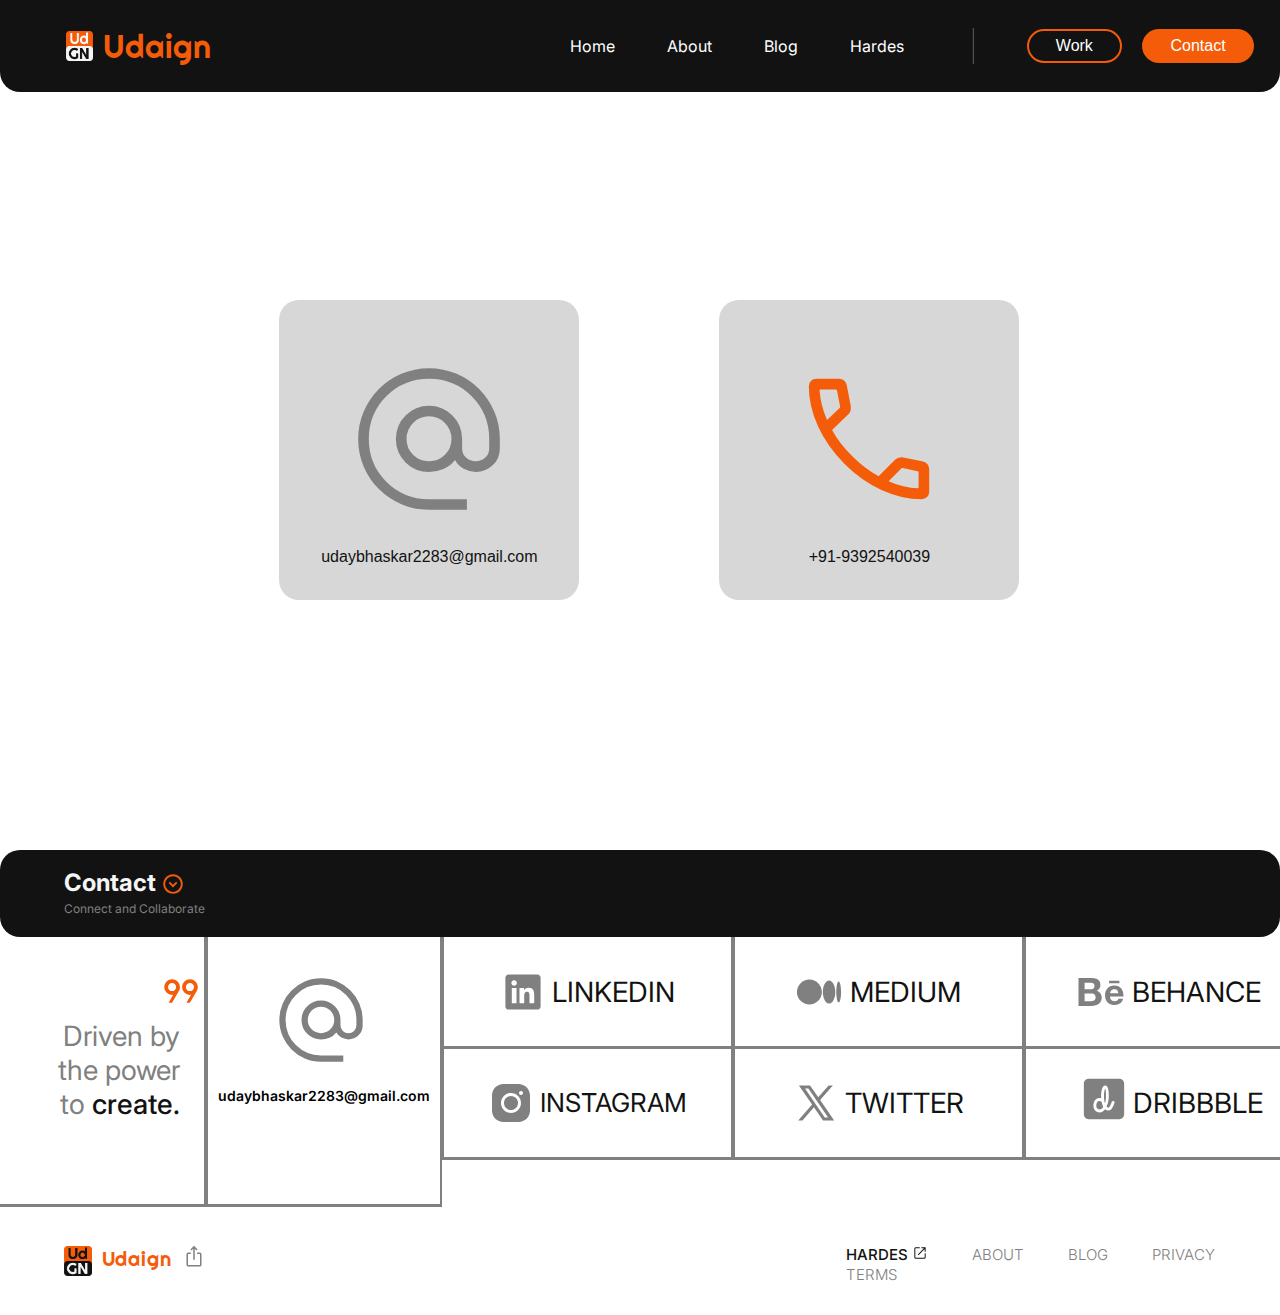
<file: p_contact.html>
<!DOCTYPE html>
<html lang="en">
<head>

    <!-- Google Tag Manager -->
<script>(function(w,d,s,l,i){w[l]=w[l]||[];w[l].push({'gtm.start':
    new Date().getTime(),event:'gtm.js'});var f=d.getElementsByTagName(s)[0],
    j=d.createElement(s),dl=l!='dataLayer'?'&l='+l:'';j.async=true;j.src=
    'https://www.googletagmanager.com/gtm.js?id='+i+dl;f.parentNode.insertBefore(j,f);
    })(window,document,'script','dataLayer','GTM-559NHK5H');</script>
    <!-- End Google Tag Manager -->

        <!-- Google tag (gtag.js) -->
    <script async src="https://www.googletagmanager.com/gtag/js?id=G-R28QZ5F798"></script>
    <script>
    window.dataLayer = window.dataLayer || [];
    function gtag(){dataLayer.push(arguments);}
    gtag('js', new Date());

    gtag('config', 'G-R28QZ5F798');
    </script>

    <meta charset="UTF-8">
    <meta name="viewport" content="width=device-width, initial-scale=1.0">
    <title>Udaign - Contact</title>
    <link rel="icon" href="assets/Logos/UdGN for Light.png" type="image/png">
    <link rel="stylesheet" href="p_contact.css">
    <link rel="preconnect" href="https://fonts.googleapis.com">
    <link rel="preconnect" href="https://fonts.gstatic.com" crossorigin>
    <link href="https://fonts.googleapis.com/css2?family=Inter:wght@100..900&family=Righteous&display=swap" rel="stylesheet">
    <link href="https://fonts.googleapis.com/css2?family=Cutive+Mono&display=swap" rel="stylesheet">
</head>

<body>

    <!-- Google Tag Manager (noscript) -->
<noscript><iframe src="https://www.googletagmanager.com/ns.html?id=GTM-559NHK5H"
    height="0" width="0" style="display:none;visibility:hidden"></iframe></noscript>
    <!-- End Google Tag Manager (noscript) -->

    <!-- Upper Navigation Bar -->
    <nav class="navbar">
        <a href="index.html" class="logo-link">
            <img class="logo" src="assets/Logos/UdGN for Dark.png" alt="Udaign logo">
            <h1 class="logo-txt">Udaign</h1>
        </a>
        <ul class="nav-links">
            <li><a href="index.html">Home</a></li>
            <li><a href="p_about.html">About</a></li>
            <li><a href="p_blog.html">Blog</a></li>
            <li><a href="H_index.html">Hardes</a></li>
            <li><a href="#" class="seperator">|</a></li>
            <li><button class="sec-btn"><a href="#work">Work</a></button></li>
            <li><button class="pri-btn"><a href="p_contact.html">Contact</a></button></li>
        </ul>
    </nav>

    <section id="main-contact">
        <div class="pri-container">
            <a href="mailto:udaybhaskar2283@gmail.com" title="Email Me">
                <button class="btn-main-cont">
                    <img src="assets/Icons/email.svg" alt="email">
                    <a href="mailto:udaybhaskar2283@gmail.com">udaybhaskar2283@gmail.com</a>
                </button>
            </a>
            <a href="tel:+919392540039" title="Call me">
                <button class="btn-main-cont">
                    <img src="assets/Icons/phone.svg" alt="phone">
                    <a href="tel:+919392540039">+91-9392540039</a>
                </button>
            </a>
        </div>
    </section>

    <section id="contact">
        <div class="sec4">
            <div class="work-bar3">
                <a href="#contact" class="wb13">
                    <h1 class="sec-title3">Contact</h1>
                    <img class="ttm21" src="assets/Icons/downarrow.svg" alt="downarrow">
                </a>
                <div>
                    <a class="wb22" href="#work">
                        Connect and Collaborate
                    </a>
                </div>
            </div>

            <div class="cont-div">
                <div class="cont-top">
                    <div class="cont-quo">
                        <img src="assets/Icons/quote.svg" alt="quote">
                        <p>Driven by <br> the power <br>to <span class="create">create.</span></p>
                    </div>
                    <div class="cont-img">
                        <img src="assets/Icons/email.svg" alt="Udaya Bhaskar Mahadevu aka Udaign">
                        <p>udaybhaskar2283@gmail.com</p>
                    </div>
                    <div class="cont-links">
                        <div class="r1">
                            <div class="c11">
                                <svg width="48" height="48" viewBox="0 0 60 60" fill="none" xmlns="http://www.w3.org/2000/svg">
                            <path  d="M48 8H12C9.79 8 8 9.79 8 12V48C8 50.21 9.79 52 12 52H48C50.21 52 52 50.21 52 48V12C52 9.79 50.21 8 48 8ZM21.908 44H16.008V25.016H21.908V44ZM18.898 22.302C16.996 22.302 15.458 20.76 15.458 18.862C15.458 16.964 16.998 15.424 18.898 15.424C20.794 15.424 22.336 16.966 22.336 18.862C22.336 20.76 20.794 22.302 18.898 22.302ZM44.008 44H38.112V34.768C38.112 32.566 38.072 29.734 35.046 29.734C31.976 29.734 31.504 32.132 31.504 34.608V44H25.608V25.016H31.268V27.61H31.348C32.136 26.118 34.06 24.544 36.93 24.544C42.904 24.544 44.008 28.476 44.008 33.588V44Z" fill="#808080"/>
                            </svg>
                                <a href="https://www.linkedin.com/in/udayabhaskarm" target="_blank" rel="noopener">LINKEDIN
                                </a>
                            </div>
                            <div class="c12">
                                <svg width="48" height="48" viewBox="0 0 60 60" fill="none" xmlns="http://www.w3.org/2000/svg">
                            <path  d="M18 14.3999C13.8626 14.3999 9.8947 16.0435 6.96913 18.969C4.04356 21.8946 2.39999 25.8625 2.39999 29.9999C2.39999 34.1373 4.04356 38.1052 6.96913 41.0308C9.8947 43.9563 13.8626 45.5999 18 45.5999C22.1374 45.5999 26.1053 43.9563 29.0309 41.0308C31.9564 38.1052 33.6 34.1373 33.6 29.9999C33.6 25.8625 31.9564 21.8946 29.0309 18.969C26.1053 16.0435 22.1374 14.3999 18 14.3999ZM42.6 15.5999C38.292 15.5999 34.8 22.0475 34.8 29.9999C34.8 31.4915 34.9224 32.9291 35.1504 34.2815C35.454 36.0851 35.9448 37.7363 36.5808 39.1595C36.8988 39.8711 37.2528 40.5251 37.638 41.1119C38.4084 42.2855 39.3036 43.1915 40.2804 43.7531C41.0136 44.1731 41.7924 44.3999 42.6 44.3999C43.4076 44.3999 44.1864 44.1731 44.9196 43.7531C45.8964 43.1915 46.7916 42.2855 47.562 41.1119C47.9472 40.5251 48.3012 39.8711 48.6192 39.1595C49.2552 37.7375 49.746 36.0851 50.0496 34.2815C50.2776 32.9291 50.4 31.4915 50.4 29.9999C50.4 22.0475 46.908 15.5999 42.6 15.5999ZM54.6 16.7999C54.2892 16.7999 53.9892 17.0075 53.7084 17.3939C53.52 17.6507 53.34 17.9867 53.1708 18.3935C53.0856 18.5963 53.0028 18.8171 52.9236 19.0547C52.764 19.5287 52.6152 20.0699 52.4796 20.6663C52.2084 21.8603 51.9888 23.2835 51.8364 24.8627C51.7608 25.6523 51.702 26.4815 51.6612 27.3407C51.6204 28.1987 51.6 29.0891 51.6 29.9999C51.6 30.9107 51.6204 31.8011 51.6612 32.6603C51.7008 33.5195 51.7596 34.3487 51.8364 35.1383C51.9888 36.7175 52.2084 38.1395 52.4796 39.3347C52.6152 39.9323 52.764 40.4723 52.9236 40.9463C53.0028 41.1839 53.0856 41.4047 53.1708 41.6075C53.3412 42.0143 53.5212 42.3503 53.7084 42.6071C53.9892 42.9923 54.2892 43.1999 54.6 43.1999C56.2572 43.1999 57.6 37.2899 57.6 29.9999C57.6 22.7099 56.2572 16.7999 54.6 16.7999Z" fill="#808080"/>
</svg>
                                <a href="https://medium.com/@udaybhaskar2283" target="_blank" rel="noopener">MEDIUM</a>
                            </div>
                            <div class="c13">
                                <svg width="48" height="48" viewBox="0 0 60 60" fill="none" xmlns="http://www.w3.org/2000/svg">
                            <path  d="M1.875 12.6562V47.3438H18.6328C20.1855 47.3438 30.8789 47.0288 30.8789 37.2656C30.8789 31.1646 26.6821 29.0918 24.5508 28.4766C26.1182 27.7368 29.2383 25.979 29.2383 21.2695C29.2383 18.6475 28.8647 12.6562 18.1641 12.6562H1.875ZM40.0781 15.8789V19.043H53.0273V15.8789H40.0781ZM9.49219 18.5742H16.6406C17.3145 18.5742 21.8555 18.2153 21.8555 22.5586C21.8555 26.272 18.5742 26.6602 17.2266 26.6602H9.49219V18.5742ZM46.875 21.9141C37.0825 21.9141 35.0391 30.4175 35.0391 34.1016C35.0391 45.0366 44.0039 46.2891 46.875 46.2891C54.6167 46.2891 56.814 41.2793 57.7148 38.4961H52.0898C51.8701 39.2139 50.2295 41.543 47.1094 41.543C41.8799 41.543 41.4258 37.4561 41.4258 35.625H58.0664C58.4033 29.2969 55.6348 21.9141 46.875 21.9141ZM46.6992 26.6602C48.2593 26.6602 49.519 27.1143 50.2734 27.9492C51.0278 28.7915 51.5845 30.022 51.7383 31.6406H41.4258C41.4551 31.1938 41.5576 30.6812 41.7188 30.1172C41.8799 29.5386 42.1289 28.9893 42.5391 28.4766C42.9492 27.9712 43.5205 27.5317 44.1797 27.1875C44.8535 26.8359 45.6885 26.6602 46.6992 26.6602ZM9.49219 31.875H17.7539C19.3945 31.875 23.2617 32.1313 23.2617 36.8555C23.2617 41.4331 18.3911 41.4258 17.6367 41.4258H9.49219V31.875Z" fill="#808080"/>
                            </svg>
                                <a href="https://www.behance.net/udayabmahadev1" target="_blank" rel="noopener">BEHANCE</a>
                            </div>
                        </div>
                        <div class="r2">
                            <div class="c21">
                                <svg width="48" height="48" viewBox="0 0 60 60" fill="none" xmlns="http://www.w3.org/2000/svg">
                            <path  d="M20.625 6.25C12.6988 6.25 6.25 12.6988 6.25 20.625V39.375C6.25 47.3013 12.6988 53.75 20.625 53.75H39.375C47.3013 53.75 53.75 47.3013 53.75 39.375V20.625C53.75 12.6988 47.3013 6.25 39.375 6.25H20.625ZM42.5 15C43.8812 15 45 16.1187 45 17.5C45 18.88 43.8812 20 42.5 20C41.1188 20 40 18.88 40 17.5C40 16.1187 41.1188 15 42.5 15ZM30 17.5C36.8925 17.5 42.5 23.1075 42.5 30C42.5 36.8925 36.8925 42.5 30 42.5C23.1075 42.5 17.5 36.8925 17.5 30C17.5 23.1075 23.1075 17.5 30 17.5ZM30 21.25C28.8509 21.25 27.7131 21.4763 26.6515 21.9161C25.5899 22.3558 24.6253 23.0003 23.8128 23.8128C23.0003 24.6253 22.3558 25.5899 21.9161 26.6515C21.4763 27.7131 21.25 28.8509 21.25 30C21.25 31.1491 21.4763 32.2869 21.9161 33.3485C22.3558 34.4101 23.0003 35.3747 23.8128 36.1872C24.6253 36.9997 25.5899 37.6442 26.6515 38.0839C27.7131 38.5237 28.8509 38.75 30 38.75C31.1491 38.75 32.2869 38.5237 33.3485 38.0839C34.4101 37.6442 35.3747 36.9997 36.1872 36.1872C36.9997 35.3747 37.6442 34.4101 38.0839 33.3485C38.5237 32.2869 38.75 31.1491 38.75 30C38.75 28.8509 38.5237 27.7131 38.0839 26.6515C37.6442 25.5899 36.9997 24.6253 36.1872 23.8128C35.3747 23.0003 34.4101 22.3558 33.3485 21.9161C32.2869 21.4763 31.1491 21.25 30 21.25Z" fill="#808080"/>
                            </svg>
                                <a href="https://www.instagram.com/udaign/" target="_blank" rel="noopener">INSTAGRAM</a>
                            </div>
                            <div class="c22">
                                <svg width="48" height="48" viewBox="0 0 60 60" fill="none" xmlns="http://www.w3.org/2000/svg">
                            <path  d="M52.74 52L35.15 26.356L35.18 26.38L51.04 8H45.74L32.82 22.96L22.56 8H8.65999L25.082 31.942L25.08 31.94L7.75999 52H13.06L27.424 35.356L38.84 52H52.74ZM20.46 12L45.14 48H40.94L16.24 12H20.46Z" fill="#808080"/>
                            </svg>
                                <a href="https://x.com/udaign" target="_blank" rel="noopener">TWITTER</a>
                            </div>
                            <div class="c23">
                                <a href="https://dribbble.com/udaign" title="Udaya Bhaskar Mahadevu on Dribbble">
                                    <svg width="48" height="48" viewBox="0 0 60 60" fill="none" xmlns="http://www.w3.org/2000/svg">
                                <path  d="M10.8 4.80005C7.48799 4.80005 4.79999 7.48805 4.79999 10.8V49.2001C4.79999 52.5121 7.48799 55.2001 10.8 55.2001H49.2C52.512 55.2001 55.2 52.5121 55.2 49.2001V10.8C55.2 7.48805 52.512 4.80005 49.2 4.80005H10.8ZM31.4039 13.2C33.7679 13.2 36 15.324 36 25.8C36 29.544 35.363 34.9811 33.143 39.4571C34.103 40.7051 35.064 41.1 35.7 40.8C37.5 39.9361 38.6512 36.9003 39.7312 33.5883C40.0312 32.6883 41.0291 32.1967 41.9531 32.4727C42.8891 32.7607 43.4156 33.7199 43.1156 34.6079C42.2036 37.4159 39.6484 44.3766 35.7844 44.3766C34.5604 44.3766 32.915 44.3282 31.343 42.7922C29.579 45.1922 27.3845 46.8 24.7805 46.8C19.2725 46.8 16.8 42.613 16.8 38.461C16.8 34.057 19.057 28.861 24.157 28.861C25.021 28.861 25.8121 29.0171 26.4961 29.2571C26.4001 28.0571 26.4 27.0971 26.4 25.6571C26.4 25.5251 26.4479 13.2 31.4039 13.2ZM31.5469 16.861C30.8149 18.109 29.9531 21.755 29.9531 25.643C29.9531 29.867 30.4443 33.1079 31.1883 35.5079C32.3043 32.4239 32.4469 28.836 32.4469 25.8C32.4469 20.088 32.1109 17.653 31.5469 16.861ZM24.143 32.4C20.327 32.4 20.4 38.315 20.4 38.543C20.4 40.031 20.747 43.2001 24.743 43.2001C26.279 43.2001 27.8409 41.9757 29.1609 39.8157C28.3569 38.3157 27.6001 35.9641 27.0961 33.6C27.0001 33.528 26.9035 33.4567 26.8195 33.3727C26.8195 33.3727 25.655 32.4 24.143 32.4Z" fill="#808080"/>
                                </svg>
                                </a>
                                <a href="https://dribbble.com/udaign" target="_blank" rel="noopener">DRIBBBLE</a>
                            </div>
                        </div>
                    </div>
                </div>
                <div class="cont-bot">
                    <a class="bot-logo" href="index.html">
                    <img src="assets/Logos/UdGN for Light.png" alt="Udaign logo for Light Backgrounds">
                    <p class="logo-txt2">Udaign</p>
                    </a>
                    <div class="sick">
                        <img src="assets/Icons/share.svg" alt="share icon">
                    </div>
                    <div class="foot-link">
                        <a class="hdes" href="H_home.html" target="_blank" rel="noopener"><span class="hardes">HARDES</span><img src="assets/Icons/open in new for light.svg" alt="Hardes Official Website"></a>
                        <a href="p_about.html">ABOUT</a>
                        <a href="p_blog.html" target="_blank" rel="noopener">BLOG</a>
                        <a href="#">PRIVACY</a>
                        <a href="#">TERMS</a>
                    </div>
                </div>
            </div>
        </div>
    </section>
</body>
</html>
</file>
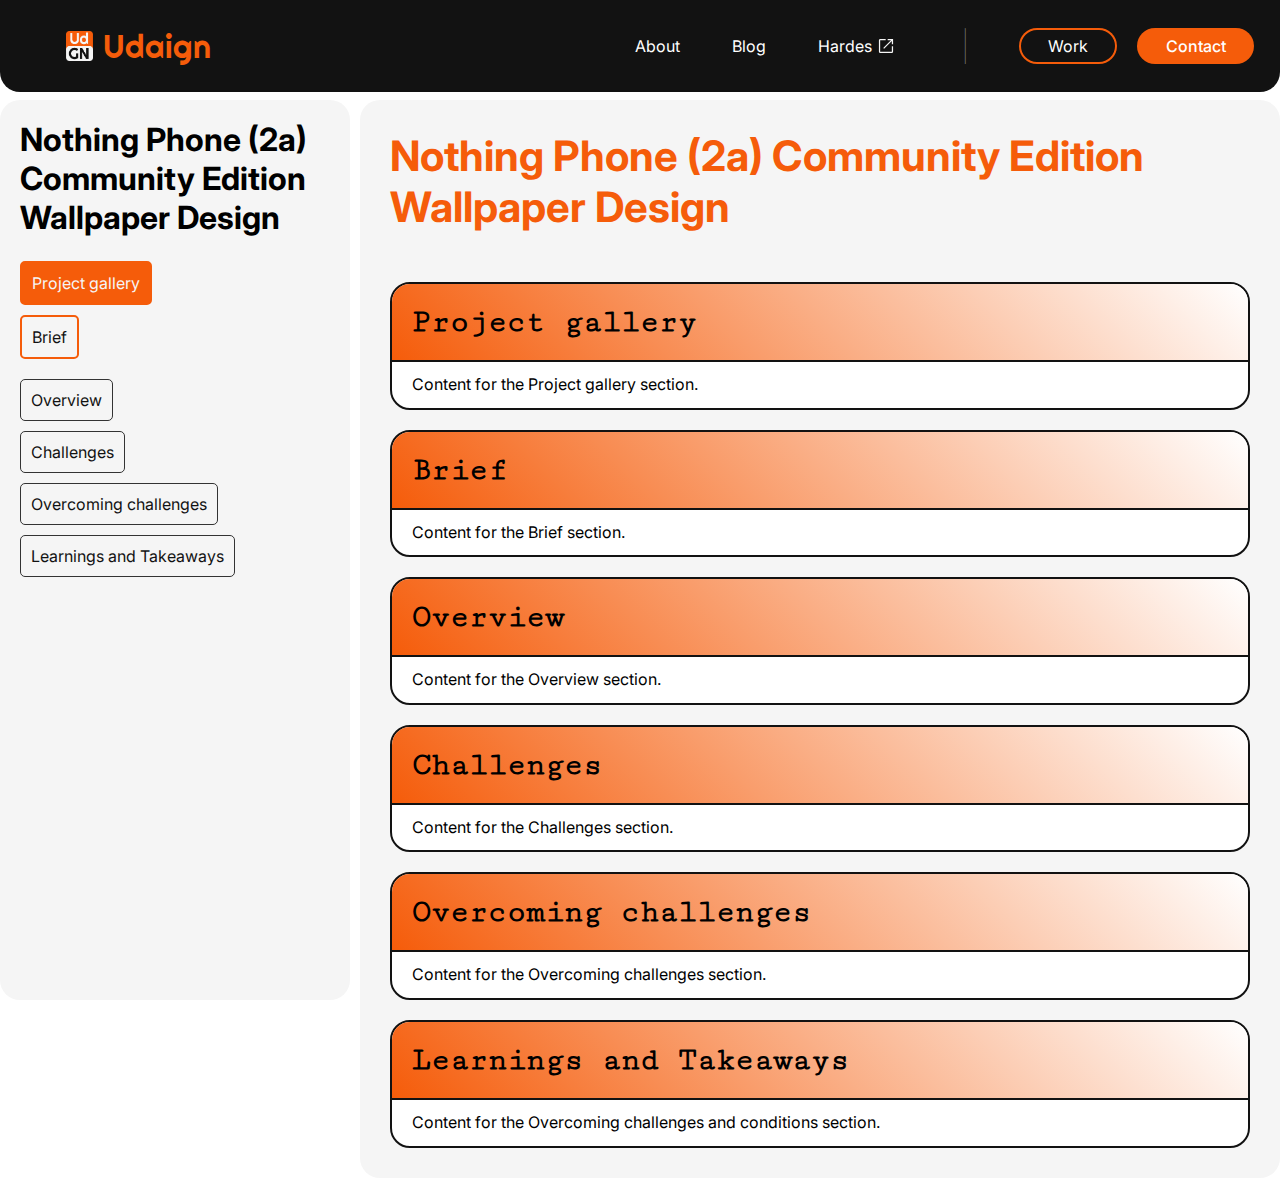
<file: p_proj_NP2aCEWalp.html>
<!DOCTYPE html>
<html lang="en">
<head>
    <meta charset="UTF-8">
    <meta name="viewport" content="width=device-width, initial-scale=1.0">
    <title>Udaign - Nothing Phone (2a) CE Wallpaper</title>
    <link rel="icon" href="assets/Logos/UdGN for Light.png" type="image/png">
    <link rel="stylesheet" href="p_proj_NP2aCEWalp.css">
    <link rel="preconnect" href="https://fonts.googleapis.com">
    <link rel="preconnect" href="https://fonts.gstatic.com" crossorigin>
    <link href="https://fonts.googleapis.com/css2?family=Inter:wght@100..900&family=Righteous&display=swap" rel="stylesheet">
    <link href="https://fonts.googleapis.com/css2?family=Cutive+Mono&display=swap" rel="stylesheet">
</head>
<body>

    <!-- Upper Navigation Bar -->
    <nav class="navbar">
        <a href="index.html" class="logo-link">
            <img class="logo" src="assets/Logos/UdGN for Dark.png" alt="Udaign logo">
            <h1 class="logo-txt">Udaign</h1>
        </a>
        <ul class="nav-links">
            <li><a href="p_about.html">About</a></li>
            <li><a href="p_blog.html">Blog</a></li>
            <li><a href="H_home.html" target="_blank">Hardes<img class="ont" src="assets/Icons/open in new.svg" alt="Hardes Official Website"></a></li>
            <li><a href="#" class="seperator">|</a></li>
            <li><button class="sec-btn"><a href="#work">Work</a></button></li>
            <li><button class="pri-btn"><a href="p_contact.html">Contact</a></button></li>
        </ul>
    </nav>

    <div class="container">
        <nav class="sidebar">
            <h2>Nothing Phone (2a) Community Edition Wallpaper Design</h2>
            <div class="matters">
                <li><a href="#gallery" class="active">Project gallery</a></li>
                <li><a href="#brief">Brief</a></li>
            </div>
            <ul>
                <li><a href="#overview">Overview</a></li>
                <li><a href="#challenges">Challenges</a></li>
                <li><a href="#o-challenges">Overcoming challenges</a></li>
                <li><a href="#lnt">Learnings and Takeaways</a></li>
            </ul>
        </nav>

        <div class="main-content">
            <h1>Nothing Phone (2a) Community Edition <br> Wallpaper Design</h1>
            <section id="gallery">
                <h2>Project gallery</h2>
                <p>Content for the Project gallery section.</p>
            </section>
            <section id="brief">
                <h2>Brief</h2>
                <p>Content for the Brief section.</p>
            </section>
            <section id="overview">
                <h2>Overview</h2>
                <p>Content for the Overview section.</p>
            </section>
            <section id="challenges">
                <h2>Challenges</h2>
                <p>Content for the Challenges section.</p>
            </section>
            <section id="o-challenges">
                <h2>Overcoming challenges</h2>
                <p>Content for the Overcoming challenges section.</p>
            </section>
            <section id="lnt">
                <h2>Learnings and Takeaways</h2>
                <p>Content for the Overcoming challenges and conditions section.</p>
            </section>
        </div>
    </div>

    <script src="./p_proj_NP2aCEWalp.js"></script>

</body>
</html>
</file>
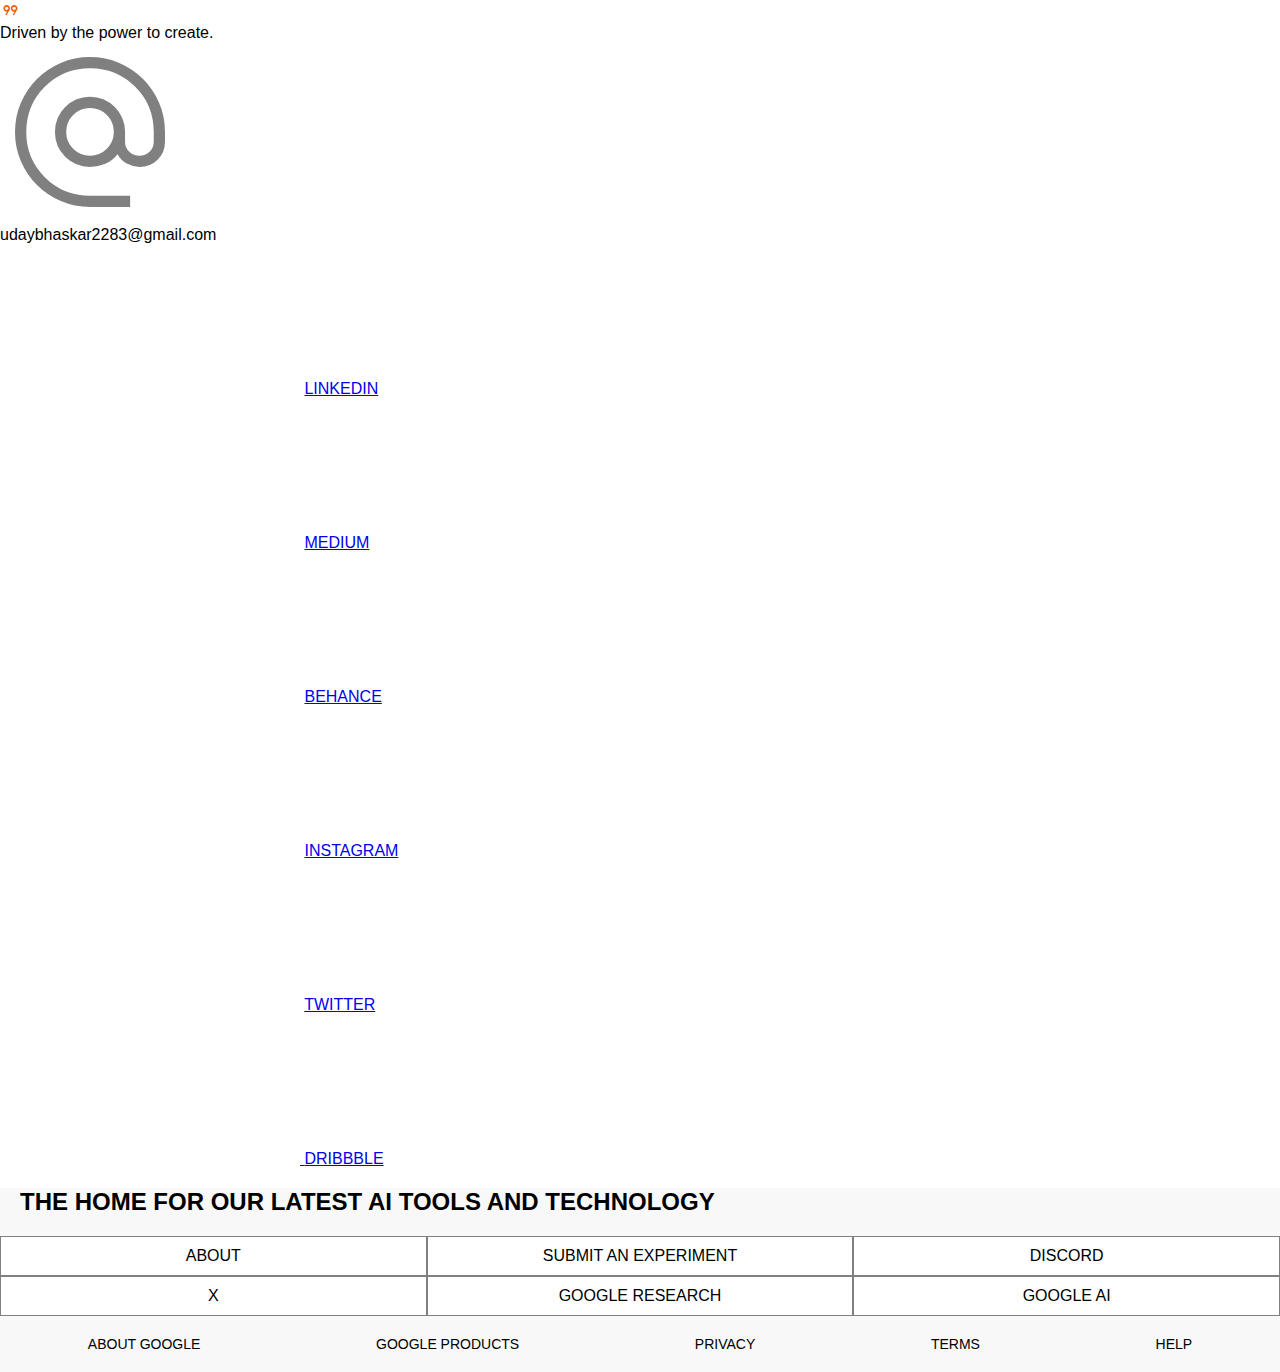
<file: testing.html>
<!DOCTYPE html>
<html lang="en">
<head>

        <!-- Google tag (gtag.js) -->
    <script async src="https://www.googletagmanager.com/gtag/js?id=G-R28QZ5F798"></script>
    <script>
    window.dataLayer = window.dataLayer || [];
    function gtag(){dataLayer.push(arguments);}
    gtag('js', new Date());

    gtag('config', 'G-R28QZ5F798');
    </script>

    <meta charset="UTF-8">
    <meta name="viewport" content="width=device-width, initial-scale=1.0">
    <title>Responsive Footer</title>
    <link rel="stylesheet" href="testing.css">
</head>
<body>

    <div class="cont-top">
        <div class="cont-quo">
            <img src="assets/Icons/quote.svg" alt="quote">
            <p>Driven by the power to <span class="create">create.</span></p>
        </div>
        <div class="cont-img">
            <img src="assets/Icons/email.svg" alt="Udaya Bhaskar Mahadevu aka Udaign">
            <p>udaybhaskar2283@gmail.com</p>
        </div>
        <div class="cont-links">
            <div class="c11">
                <svg >
                    <!-- svg 1 -->
                </svg>
                <a href="https://www.linkedin.com/in/udayabhaskarm" target="_blank">LINKEDIN
                </a>
            </div>
            <div class="c11">
                <svg >
                    <!-- svg 2 -->
                </svg>
            <a href="https://medium.com/@udaybhaskar2283" target="_blank">MEDIUM</a>
            </div>
            <div class="c11">
                <svg >
                    <!-- svg 3 -->
                </svg>
                <a href="https://www.behance.net/udayabmahadev1" target="_blank">BEHANCE</a>
            </div>
            <div class="c11">
                <svg >
                    <!-- svg 4 -->
                </svg>
                <a href="https://www.instagram.com/udaign/" target="_blank">INSTAGRAM</a>
            </div>
            <div class="c11">
                <svg >
                    <!-- svg 5 -->
                </svg>
                <a href="https://x.com/udaign" target="_blank">TWITTER</a>
            </div>
            <div class="c11">
                <a href="https://dribbble.com/udaign">
                    <svg >
                        <!-- svg 6 -->
                    </svg>
                </a>
                <a href="https://dribbble.com/udaign" target="_blank">DRIBBBLE</a>
            </div>
        </div>
    </div>
    <footer class="footer">
        <div class="footer-content">
            <h1>THE HOME FOR OUR LATEST AI TOOLS AND TECHNOLOGY</h1>
            <div class="footer-grid">
                <a href="#" class="footer-item">ABOUT</a>
                <a href="#" class="footer-item">SUBMIT AN EXPERIMENT</a>
                <a href="#" class="footer-item">DISCORD</a>
                <a href="#" class="footer-item">X</a>
                <a href="#" class="footer-item">GOOGLE RESEARCH</a>
                <a href="#" class="footer-item">GOOGLE AI</a>
            </div>
        </div>
        <div class="footer-bottom">
            <a href="#">ABOUT GOOGLE</a>
            <a href="#">GOOGLE PRODUCTS</a>
            <a href="#">PRIVACY</a>
            <a href="#">TERMS</a>
            <a href="#">HELP</a>
        </div>
    </footer>
</body>
</html>
</file>
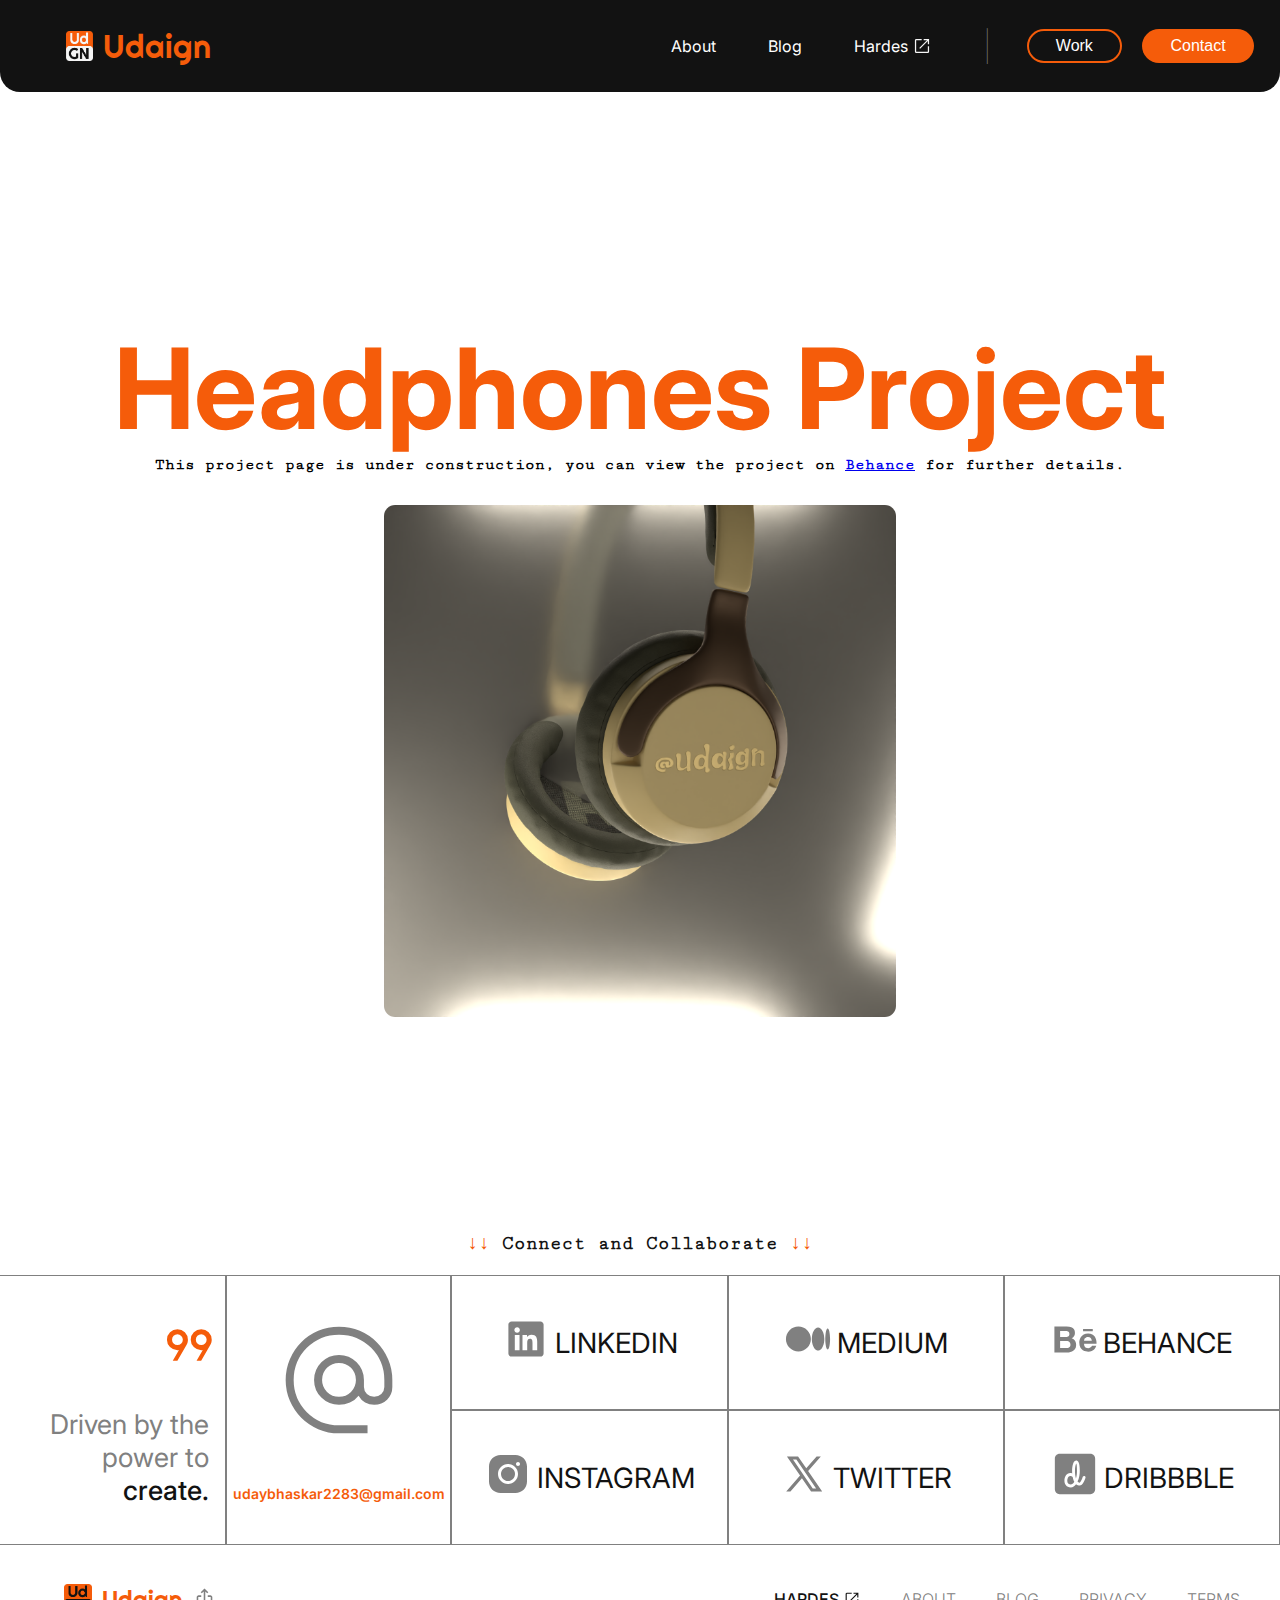
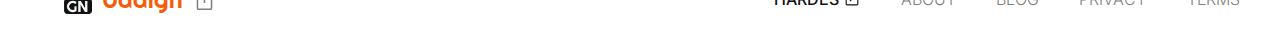
<file: ProjectPages/ID/p_proj_ID_headphone_modeling.html>
<!DOCTYPE html>
<html lang="en">
<head>

        <!-- Google tag (gtag.js) -->
    <script async src="https://www.googletagmanager.com/gtag/js?id=G-R28QZ5F798"></script>
    <script>
    window.dataLayer = window.dataLayer || [];
    function gtag(){dataLayer.push(arguments);}
    gtag('js', new Date());

    gtag('config', 'G-R28QZ5F798');
    </script>

    <meta charset="UTF-8">
    <meta name="viewport" content="width=device-width, initial-scale=1.0">
    <title>Udaign - Headphones</title>
    <link rel="icon" href="../../assets/Logos/UdGN for Light.png" type="image/png">
    <link rel="stylesheet" href="p_proj_ID_headphone_modeling.css">
    <link rel="preconnect" href="https://fonts.googleapis.com">
    <link rel="preconnect" href="https://fonts.gstatic.com" crossorigin>
    <link href="https://fonts.googleapis.com/css2?family=Inter:wght@100..900&family=Righteous&display=swap" rel="stylesheet">
    <link href="https://fonts.googleapis.com/css2?family=Cutive+Mono&display=swap" rel="stylesheet">
</head>
<body>
    <!-- Upper Navigation Bar -->
    <nav class="navbar">
        <a href="../../index.html" class="logo-link">
            <img class="logo" src="../../assets/Logos/UdGN for Dark.png" alt="Udaign logo">
            <h1 class="logo-txt">Udaign</h1>
        </a>
        <ul class="nav-links">
            <li><a href="../../p_about.html">About</a></li>
            <li><a href="../../p_blog.html">Blog</a></li>
            <li><a href="../../H_home.html" target="_blank">Hardes<img class="ont" src="../../assets/Icons/open in new.svg" alt="Hardes Official Website"></a></li>
            <li><a href="#" class="seperator">|</a></li>
            <li><button class="sec-btn"><a href="#work">Work</a></button></li>
            <li><button class="pri-btn"><a href="../../p_contact.html">Contact</a></button></li>
        </ul>
    </nav>

    <nav class="mobile-nav">
        <a href="../../index.html" class="logo-link">
            <img class="logo" src="../../assets/Logos/UdGN for Dark.png" alt="Udaign logo">
            <h1 class="logo-txt">Udaign</h1>
        </a>
        <img class="menu-icon" src="./../../assets/Icons/hamburgermenu.svg" alt="menu">
    </nav>

    <div class="mobile-menu">
        <img class="close-icon" src="./../../assets/Icons/close.svg" alt="close">
        <ul class="nav-links">
            <li><a href="../../p_about.html">About</a></li>
            <li><a href="../../p_blog.html">Blog</a></li>
            <li><a href="../../H_home.html" target="_blank">Hardes<img class="ont" src="../../assets/Icons/open in new.svg" alt="Hardes Official Website"></a></li>
            <li><button class="sec-btn"><a href="#work">Work</a></button></li>
            <li><button class="pri-btn"><a href="../../p_contact.html">Contact</a></button></li>
        </ul>
    </div>

    <div class="main-content">
        <h1>Headphones Project</h1>
        <p>This project page is under construction, you can view the project on <a href="https://www.behance.net/gallery/195589563/3D-Product-animation-udaign">Behance</a> for further details.</p>

        <a href="https://www.behance.net/gallery/195589563/3D-Product-animation-udaign">
            <img class="single-img" src="../../assets/Images/headphones-gallery/post 2.png" alt="Headphones ID project">
        </a>
    </div>

    <section id="contact">
        <div class="sec4">
            <div class="work-bar3">
                <div>
                    <a class="wb22" href="#work">
                        &darr;&darr; <span class="CnC">Connect and Collaborate</span> &darr;&darr;
                    </a>
                </div>
            </div>
            <div class="cont-top">
                <div class="cont-quo">
                    <img src="../../assets/Icons/quote.svg" alt="quote">
                    <p>Driven by the power to <span class="create">create.</span></p>
                </div>
                <a href="mailto:udaybhaskar2283@gmail.com" class="cont-img">
                    <img src="../../assets/Icons/email.svg" alt="Udaya Bhaskar Mahadevu aka Udaign">
                    <p>udaybhaskar2283@gmail.com</p>
                </a>
                <div class="cont-links">
                    <div class="c11">
                        <a href="https://www.linkedin.com/in/udayabhaskarm" target="_blank">
                            <svg width="48" height="48" viewBox="0 0 60 60" fill="none" xmlns="http://www.w3.org/2000/svg">
                            <path  d="M48 8H12C9.79 8 8 9.79 8 12V48C8 50.21 9.79 52 12 52H48C50.21 52 52 50.21 52 48V12C52 9.79 50.21 8 48 8ZM21.908 44H16.008V25.016H21.908V44ZM18.898 22.302C16.996 22.302 15.458 20.76 15.458 18.862C15.458 16.964 16.998 15.424 18.898 15.424C20.794 15.424 22.336 16.966 22.336 18.862C22.336 20.76 20.794 22.302 18.898 22.302ZM44.008 44H38.112V34.768C38.112 32.566 38.072 29.734 35.046 29.734C31.976 29.734 31.504 32.132 31.504 34.608V44H25.608V25.016H31.268V27.61H31.348C32.136 26.118 34.06 24.544 36.93 24.544C42.904 24.544 44.008 28.476 44.008 33.588V44Z" fill="#808080"/>
                            </svg>
                        </a>  
                        <a href="https://www.linkedin.com/in/udayabhaskarm" target="_blank">
                            <p>LINKEDIN</p>
                        </a>
                    </div>
                    <div class="c11">
                    <a href="https://medium.com/@udaybhaskar2283" target="_blank">
                        <svg width="48" height="48" viewBox="0 0 60 60" fill="none" xmlns="http://www.w3.org/2000/svg">
                        <path  d="M18 14.3999C13.8626 14.3999 9.8947 16.0435 6.96913 18.969C4.04356 21.8946 2.39999 25.8625 2.39999 29.9999C2.39999 34.1373 4.04356 38.1052 6.96913 41.0308C9.8947 43.9563 13.8626 45.5999 18 45.5999C22.1374 45.5999 26.1053 43.9563 29.0309 41.0308C31.9564 38.1052 33.6 34.1373 33.6 29.9999C33.6 25.8625 31.9564 21.8946 29.0309 18.969C26.1053 16.0435 22.1374 14.3999 18 14.3999ZM42.6 15.5999C38.292 15.5999 34.8 22.0475 34.8 29.9999C34.8 31.4915 34.9224 32.9291 35.1504 34.2815C35.454 36.0851 35.9448 37.7363 36.5808 39.1595C36.8988 39.8711 37.2528 40.5251 37.638 41.1119C38.4084 42.2855 39.3036 43.1915 40.2804 43.7531C41.0136 44.1731 41.7924 44.3999 42.6 44.3999C43.4076 44.3999 44.1864 44.1731 44.9196 43.7531C45.8964 43.1915 46.7916 42.2855 47.562 41.1119C47.9472 40.5251 48.3012 39.8711 48.6192 39.1595C49.2552 37.7375 49.746 36.0851 50.0496 34.2815C50.2776 32.9291 50.4 31.4915 50.4 29.9999C50.4 22.0475 46.908 15.5999 42.6 15.5999ZM54.6 16.7999C54.2892 16.7999 53.9892 17.0075 53.7084 17.3939C53.52 17.6507 53.34 17.9867 53.1708 18.3935C53.0856 18.5963 53.0028 18.8171 52.9236 19.0547C52.764 19.5287 52.6152 20.0699 52.4796 20.6663C52.2084 21.8603 51.9888 23.2835 51.8364 24.8627C51.7608 25.6523 51.702 26.4815 51.6612 27.3407C51.6204 28.1987 51.6 29.0891 51.6 29.9999C51.6 30.9107 51.6204 31.8011 51.6612 32.6603C51.7008 33.5195 51.7596 34.3487 51.8364 35.1383C51.9888 36.7175 52.2084 38.1395 52.4796 39.3347C52.6152 39.9323 52.764 40.4723 52.9236 40.9463C53.0028 41.1839 53.0856 41.4047 53.1708 41.6075C53.3412 42.0143 53.5212 42.3503 53.7084 42.6071C53.9892 42.9923 54.2892 43.1999 54.6 43.1999C56.2572 43.1999 57.6 37.2899 57.6 29.9999C57.6 22.7099 56.2572 16.7999 54.6 16.7999Z" fill="#808080"/>
                    </svg>
                    </a>

                    <a href="https://medium.com/@udaybhaskar2283" target="_blank">
                        <p>MEDIUM</p>
                    </a>
                    </div>
                    <div class="c11"> 
                        <a href="https://www.behance.net/udayabmahadev1" target="_blank">
                            <svg width="45" height="45" viewBox="0 0 60 60" fill="none" xmlns="http://www.w3.org/2000/svg">
                            <path  d="M1.875 12.6562V47.3438H18.6328C20.1855 47.3438 30.8789 47.0288 30.8789 37.2656C30.8789 31.1646 26.6821 29.0918 24.5508 28.4766C26.1182 27.7368 29.2383 25.979 29.2383 21.2695C29.2383 18.6475 28.8647 12.6562 18.1641 12.6562H1.875ZM40.0781 15.8789V19.043H53.0273V15.8789H40.0781ZM9.49219 18.5742H16.6406C17.3145 18.5742 21.8555 18.2153 21.8555 22.5586C21.8555 26.272 18.5742 26.6602 17.2266 26.6602H9.49219V18.5742ZM46.875 21.9141C37.0825 21.9141 35.0391 30.4175 35.0391 34.1016C35.0391 45.0366 44.0039 46.2891 46.875 46.2891C54.6167 46.2891 56.814 41.2793 57.7148 38.4961H52.0898C51.8701 39.2139 50.2295 41.543 47.1094 41.543C41.8799 41.543 41.4258 37.4561 41.4258 35.625H58.0664C58.4033 29.2969 55.6348 21.9141 46.875 21.9141ZM46.6992 26.6602C48.2593 26.6602 49.519 27.1143 50.2734 27.9492C51.0278 28.7915 51.5845 30.022 51.7383 31.6406H41.4258C41.4551 31.1938 41.5576 30.6812 41.7188 30.1172C41.8799 29.5386 42.1289 28.9893 42.5391 28.4766C42.9492 27.9712 43.5205 27.5317 44.1797 27.1875C44.8535 26.8359 45.6885 26.6602 46.6992 26.6602ZM9.49219 31.875H17.7539C19.3945 31.875 23.2617 32.1313 23.2617 36.8555C23.2617 41.4331 18.3911 41.4258 17.6367 41.4258H9.49219V31.875Z" fill="#808080"/>
                            </svg>
                        </a>  
                        <a href="https://www.behance.net/udayabmahadev1" target="_blank">
                            <p>BEHANCE</p>
                        </a>
                    </div>
                    <div class="c11">
                        <a href="https://www.instagram.com/udaign/" target="_blank">
                            <svg width="48" height="48" viewBox="0 0 60 60" fill="none" xmlns="http://www.w3.org/2000/svg">
                            <path  d="M20.625 6.25C12.6988 6.25 6.25 12.6988 6.25 20.625V39.375C6.25 47.3013 12.6988 53.75 20.625 53.75H39.375C47.3013 53.75 53.75 47.3013 53.75 39.375V20.625C53.75 12.6988 47.3013 6.25 39.375 6.25H20.625ZM42.5 15C43.8812 15 45 16.1187 45 17.5C45 18.88 43.8812 20 42.5 20C41.1188 20 40 18.88 40 17.5C40 16.1187 41.1188 15 42.5 15ZM30 17.5C36.8925 17.5 42.5 23.1075 42.5 30C42.5 36.8925 36.8925 42.5 30 42.5C23.1075 42.5 17.5 36.8925 17.5 30C17.5 23.1075 23.1075 17.5 30 17.5ZM30 21.25C28.8509 21.25 27.7131 21.4763 26.6515 21.9161C25.5899 22.3558 24.6253 23.0003 23.8128 23.8128C23.0003 24.6253 22.3558 25.5899 21.9161 26.6515C21.4763 27.7131 21.25 28.8509 21.25 30C21.25 31.1491 21.4763 32.2869 21.9161 33.3485C22.3558 34.4101 23.0003 35.3747 23.8128 36.1872C24.6253 36.9997 25.5899 37.6442 26.6515 38.0839C27.7131 38.5237 28.8509 38.75 30 38.75C31.1491 38.75 32.2869 38.5237 33.3485 38.0839C34.4101 37.6442 35.3747 36.9997 36.1872 36.1872C36.9997 35.3747 37.6442 34.4101 38.0839 33.3485C38.5237 32.2869 38.75 31.1491 38.75 30C38.75 28.8509 38.5237 27.7131 38.0839 26.6515C37.6442 25.5899 36.9997 24.6253 36.1872 23.8128C35.3747 23.0003 34.4101 22.3558 33.3485 21.9161C32.2869 21.4763 31.1491 21.25 30 21.25Z" fill="#808080"/>
                            </svg>
                        </a>
                        <a href="https://www.instagram.com/udaign/" target="_blank">
                            <p>INSTAGRAM</p>
                        </a>
                    </div>
                    <div class="c11">
                        <a href="https://x.com/udaign" target="_blank">
                            <svg width="48" height="48" viewBox="0 0 60 60" fill="none" xmlns="http://www.w3.org/2000/svg">
                            <path  d="M52.74 52L35.15 26.356L35.18 26.38L51.04 8H45.74L32.82 22.96L22.56 8H8.65999L25.082 31.942L25.08 31.94L7.75999 52H13.06L27.424 35.356L38.84 52H52.74ZM20.46 12L45.14 48H40.94L16.24 12H20.46Z" fill="#808080"/>
                            </svg>
                        </a>
                        <a href="https://x.com/udaign" target="_blank"><p>TWITTER</p></a>
                    </div>
                    <div class="c11">
                        <a href="https://dribbble.com/udaign">
                            <svg width="48" height="48" viewBox="0 0 60 60" fill="none" xmlns="http://www.w3.org/2000/svg">
                                <path d="M10.8 4.80005C7.48799 4.80005 4.79999 7.48805 4.79999 10.8V49.2001C4.79999 52.5121 7.48799 55.2001 10.8 55.2001H49.2C52.512 55.2001 55.2 52.5121 55.2 49.2001V10.8C55.2 7.48805 52.512 4.80005 49.2 4.80005H10.8ZM31.4039 13.2C33.7679 13.2 36 15.324 36 25.8C36 29.544 35.363 34.9811 33.143 39.4571C34.103 40.7051 35.064 41.1 35.7 40.8C37.5 39.9361 38.6512 36.9003 39.7312 33.5883C40.0312 32.6883 41.0291 32.1967 41.9531 32.4727C42.8891 32.7607 43.4156 33.7199 43.1156 34.6079C42.2036 37.4159 39.6484 44.3766 35.7844 44.3766C34.5604 44.3766 32.915 44.3282 31.343 42.7922C29.579 45.1922 27.3845 46.8 24.7805 46.8C19.2725 46.8 16.8 42.613 16.8 38.461C16.8 34.057 19.057 28.861 24.157 28.861C25.021 28.861 25.8121 29.0171 26.4961 29.2571C26.4001 28.0571 26.4 27.0971 26.4 25.6571C26.4 25.5251 26.4479 13.2 31.4039 13.2ZM31.5469 16.861C30.8149 18.109 29.9531 21.755 29.9531 25.643C29.9531 29.867 30.4443 33.1079 31.1883 35.5079C32.3043 32.4239 32.4469 28.836 32.4469 25.8C32.4469 20.088 32.1109 17.653 31.5469 16.861ZM24.143 32.4C20.327 32.4 20.4 38.315 20.4 38.543C20.4 40.031 20.747 43.2001 24.743 43.2001C26.279 43.2001 27.8409 41.9757 29.1609 39.8157C28.3569 38.3157 27.6001 35.9641 27.0961 33.6C27.0001 33.528 26.9035 33.4567 26.8195 33.3727C26.8195 33.3727 25.655 32.4 24.143 32.4Z" fill="#808080"/>
                            </svg>    
                        </a>
                        <a href="https://dribbble.com/udaign" target="_blank"><p>DRIBBBLE</p></a>
                    </div>
                </div>
            </div>
            <div class="cont-bot">
                <a class="bot-logo" href="../../index.html">
                    <img src="../../assets/Logos/UdGN for Light.png" alt="Udaign logo for Light Backgrounds">
                    <p class="logo-txt2">Udaign</p>
                    <img class="sick" src="../../assets/Icons/share.svg" alt="share icon">
                </a>
                <ul class="foot-link">
                    <li><a class="hdes" href="../../H_home.html" target="_blank"><span class="hardes">HARDES</span><img src="../../assets/Icons/open in new for light.svg" alt="Hardes Official Website"></a></li>
                    <li><a href="../../p_about.html">ABOUT</a></li>
                    <li><a href="../../p_blog.html" target="_blank">BLOG</a></li>
                    <li><a href="#">PRIVACY</a></li>
                    <li><a href="#">TERMS</a></li>
                </ul>
            </div>
        </div>
    </section>

    <script src="./p_proj_ID_headphone_modeling.js"></script>
</body>
</html>
</file>
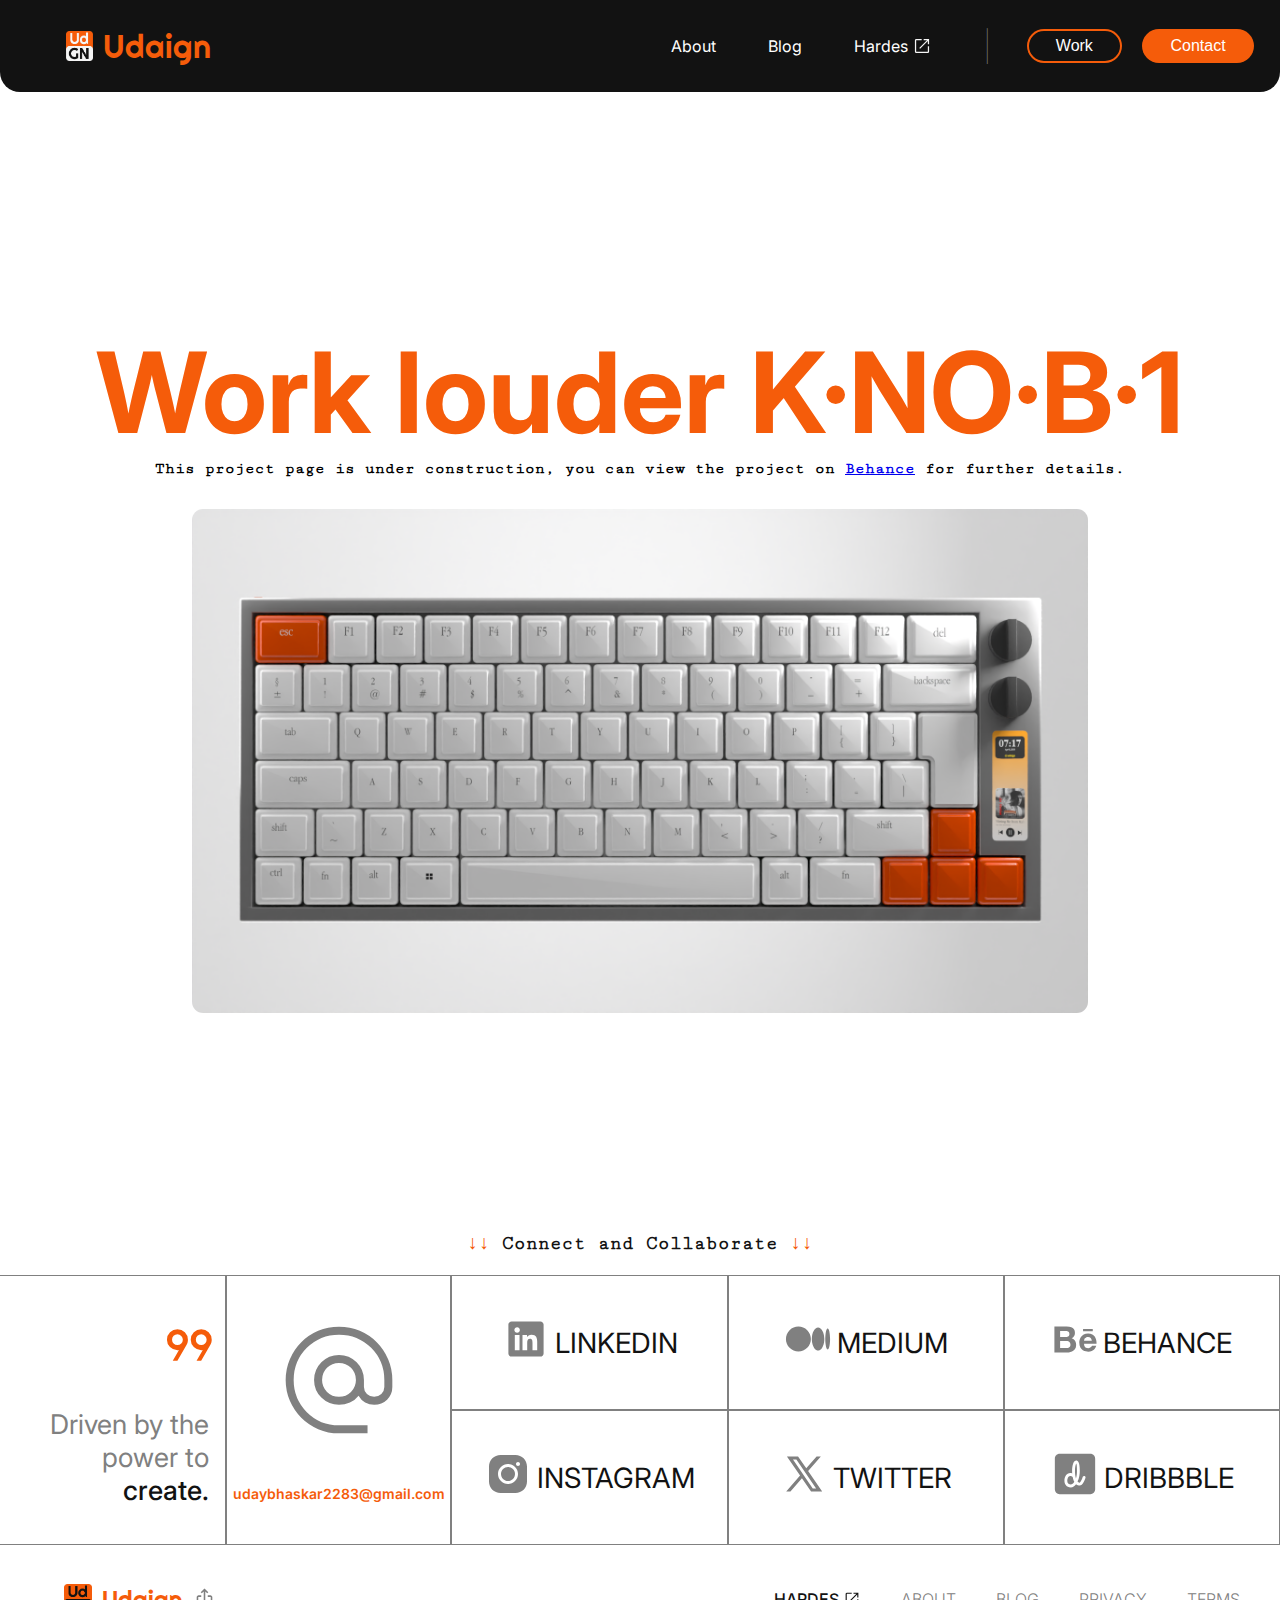
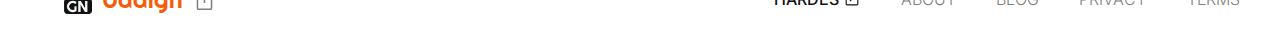
<file: ProjectPages/ID/p_proj_ID_worklouder_knob1.html>
<!DOCTYPE html>
<html lang="en">
<head>

        <!-- Google tag (gtag.js) -->
    <script async src="https://www.googletagmanager.com/gtag/js?id=G-R28QZ5F798"></script>
    <script>
    window.dataLayer = window.dataLayer || [];
    function gtag(){dataLayer.push(arguments);}
    gtag('js', new Date());

    gtag('config', 'G-R28QZ5F798');
    </script>

    <meta charset="UTF-8">
    <meta name="viewport" content="width=device-width, initial-scale=1.0">
    <title>Udaign - K&#183;NO&#183;B&#183;1 Work louder</title>
    <link rel="icon" href="../../assets/Logos/UdGN for Light.png" type="image/png">
    <link rel="stylesheet" href="p_proj_ID_worklouder_knob1.css">
    <link rel="preconnect" href="https://fonts.googleapis.com">
    <link rel="preconnect" href="https://fonts.gstatic.com" crossorigin>
    <link href="https://fonts.googleapis.com/css2?family=Inter:wght@100..900&family=Righteous&display=swap" rel="stylesheet">
    <link href="https://fonts.googleapis.com/css2?family=Cutive+Mono&display=swap" rel="stylesheet">
</head>
<body>
    <!-- Upper Navigation Bar -->
    <nav class="navbar">
        <a href="../../index.html" class="logo-link">
            <img class="logo" src="../../assets/Logos/UdGN for Dark.png" alt="Udaign logo">
            <h1 class="logo-txt">Udaign</h1>
        </a>
        <ul class="nav-links">
            <li><a href="../../p_about.html">About</a></li>
            <li><a href="../../p_blog.html">Blog</a></li>
            <li><a href="../../H_home.html" target="_blank">Hardes<img class="ont" src="../../assets/Icons/open in new.svg" alt="Hardes Official Website"></a></li>
            <li><a href="#" class="seperator">|</a></li>
            <li><button class="sec-btn"><a href="#work">Work</a></button></li>
            <li><button class="pri-btn"><a href="../../p_contact.html">Contact</a></button></li>
        </ul>
    </nav>

    <nav class="mobile-nav">
        <a href="../../index.html" class="logo-link">
            <img class="logo" src="../../assets/Logos/UdGN for Dark.png" alt="Udaign logo">
            <h1 class="logo-txt">Udaign</h1>
        </a>
        <img class="menu-icon" src="./../../assets/Icons/hamburgermenu.svg" alt="menu">
    </nav>

    <div class="mobile-menu">
        <img class="close-icon" src="./../../assets/Icons/close.svg" alt="close">
        <ul class="nav-links">
            <li><a href="../../p_about.html">About</a></li>
            <li><a href="../../p_blog.html">Blog</a></li>
            <li><a href="../../H_home.html" target="_blank">Hardes<img class="ont" src="../../assets/Icons/open in new.svg" alt="Hardes Official Website"></a></li>
            <li><button class="sec-btn"><a href="#work">Work</a></button></li>
            <li><button class="pri-btn"><a href="../../p_contact.html">Contact</a></button></li>
        </ul>
    </div>

    <div class="main-content">
        <h1>Work louder K&#183;NO&#183;B&#183;1</h1>
        <p>This project page is under construction, you can view the project on <a href="https://www.behance.net/gallery/201637529/Work-Louder-knob1-Replicated">Behance</a> for further details.</p>

        <a href="https://www.behance.net/gallery/201637529/Work-Louder-knob1-Replicated">
            <img class="single-img" src="../../assets/Images/knob1-gallery/6.png" alt="Work Louder knob 1">
        </a>
    </div>

    <section id="contact">
        <div class="sec4">
            <div class="work-bar3">
                <div>
                    <a class="wb22" href="#work">
                        &darr;&darr; <span class="CnC">Connect and Collaborate</span> &darr;&darr;
                    </a>
                </div>
            </div>
            <div class="cont-top">
                <div class="cont-quo">
                    <img src="../../assets/Icons/quote.svg" alt="quote">
                    <p>Driven by the power to <span class="create">create.</span></p>
                </div>
                <a href="mailto:udaybhaskar2283@gmail.com" class="cont-img">
                    <img src="../../assets/Icons/email.svg" alt="Udaya Bhaskar Mahadevu aka Udaign">
                    <p>udaybhaskar2283@gmail.com</p>
                </a>
                <div class="cont-links">
                    <div class="c11">
                        <a href="https://www.linkedin.com/in/udayabhaskarm" target="_blank">
                            <svg width="48" height="48" viewBox="0 0 60 60" fill="none" xmlns="http://www.w3.org/2000/svg">
                            <path  d="M48 8H12C9.79 8 8 9.79 8 12V48C8 50.21 9.79 52 12 52H48C50.21 52 52 50.21 52 48V12C52 9.79 50.21 8 48 8ZM21.908 44H16.008V25.016H21.908V44ZM18.898 22.302C16.996 22.302 15.458 20.76 15.458 18.862C15.458 16.964 16.998 15.424 18.898 15.424C20.794 15.424 22.336 16.966 22.336 18.862C22.336 20.76 20.794 22.302 18.898 22.302ZM44.008 44H38.112V34.768C38.112 32.566 38.072 29.734 35.046 29.734C31.976 29.734 31.504 32.132 31.504 34.608V44H25.608V25.016H31.268V27.61H31.348C32.136 26.118 34.06 24.544 36.93 24.544C42.904 24.544 44.008 28.476 44.008 33.588V44Z" fill="#808080"/>
                            </svg>
                        </a>  
                        <a href="https://www.linkedin.com/in/udayabhaskarm" target="_blank">
                            <p>LINKEDIN</p>
                        </a>
                    </div>
                    <div class="c11">
                    <a href="https://medium.com/@udaybhaskar2283" target="_blank">
                        <svg width="48" height="48" viewBox="0 0 60 60" fill="none" xmlns="http://www.w3.org/2000/svg">
                        <path  d="M18 14.3999C13.8626 14.3999 9.8947 16.0435 6.96913 18.969C4.04356 21.8946 2.39999 25.8625 2.39999 29.9999C2.39999 34.1373 4.04356 38.1052 6.96913 41.0308C9.8947 43.9563 13.8626 45.5999 18 45.5999C22.1374 45.5999 26.1053 43.9563 29.0309 41.0308C31.9564 38.1052 33.6 34.1373 33.6 29.9999C33.6 25.8625 31.9564 21.8946 29.0309 18.969C26.1053 16.0435 22.1374 14.3999 18 14.3999ZM42.6 15.5999C38.292 15.5999 34.8 22.0475 34.8 29.9999C34.8 31.4915 34.9224 32.9291 35.1504 34.2815C35.454 36.0851 35.9448 37.7363 36.5808 39.1595C36.8988 39.8711 37.2528 40.5251 37.638 41.1119C38.4084 42.2855 39.3036 43.1915 40.2804 43.7531C41.0136 44.1731 41.7924 44.3999 42.6 44.3999C43.4076 44.3999 44.1864 44.1731 44.9196 43.7531C45.8964 43.1915 46.7916 42.2855 47.562 41.1119C47.9472 40.5251 48.3012 39.8711 48.6192 39.1595C49.2552 37.7375 49.746 36.0851 50.0496 34.2815C50.2776 32.9291 50.4 31.4915 50.4 29.9999C50.4 22.0475 46.908 15.5999 42.6 15.5999ZM54.6 16.7999C54.2892 16.7999 53.9892 17.0075 53.7084 17.3939C53.52 17.6507 53.34 17.9867 53.1708 18.3935C53.0856 18.5963 53.0028 18.8171 52.9236 19.0547C52.764 19.5287 52.6152 20.0699 52.4796 20.6663C52.2084 21.8603 51.9888 23.2835 51.8364 24.8627C51.7608 25.6523 51.702 26.4815 51.6612 27.3407C51.6204 28.1987 51.6 29.0891 51.6 29.9999C51.6 30.9107 51.6204 31.8011 51.6612 32.6603C51.7008 33.5195 51.7596 34.3487 51.8364 35.1383C51.9888 36.7175 52.2084 38.1395 52.4796 39.3347C52.6152 39.9323 52.764 40.4723 52.9236 40.9463C53.0028 41.1839 53.0856 41.4047 53.1708 41.6075C53.3412 42.0143 53.5212 42.3503 53.7084 42.6071C53.9892 42.9923 54.2892 43.1999 54.6 43.1999C56.2572 43.1999 57.6 37.2899 57.6 29.9999C57.6 22.7099 56.2572 16.7999 54.6 16.7999Z" fill="#808080"/>
                    </svg>
                    </a>

                    <a href="https://medium.com/@udaybhaskar2283" target="_blank">
                        <p>MEDIUM</p>
                    </a>
                    </div>
                    <div class="c11"> 
                        <a href="https://www.behance.net/udayabmahadev1" target="_blank">
                            <svg width="45" height="45" viewBox="0 0 60 60" fill="none" xmlns="http://www.w3.org/2000/svg">
                            <path  d="M1.875 12.6562V47.3438H18.6328C20.1855 47.3438 30.8789 47.0288 30.8789 37.2656C30.8789 31.1646 26.6821 29.0918 24.5508 28.4766C26.1182 27.7368 29.2383 25.979 29.2383 21.2695C29.2383 18.6475 28.8647 12.6562 18.1641 12.6562H1.875ZM40.0781 15.8789V19.043H53.0273V15.8789H40.0781ZM9.49219 18.5742H16.6406C17.3145 18.5742 21.8555 18.2153 21.8555 22.5586C21.8555 26.272 18.5742 26.6602 17.2266 26.6602H9.49219V18.5742ZM46.875 21.9141C37.0825 21.9141 35.0391 30.4175 35.0391 34.1016C35.0391 45.0366 44.0039 46.2891 46.875 46.2891C54.6167 46.2891 56.814 41.2793 57.7148 38.4961H52.0898C51.8701 39.2139 50.2295 41.543 47.1094 41.543C41.8799 41.543 41.4258 37.4561 41.4258 35.625H58.0664C58.4033 29.2969 55.6348 21.9141 46.875 21.9141ZM46.6992 26.6602C48.2593 26.6602 49.519 27.1143 50.2734 27.9492C51.0278 28.7915 51.5845 30.022 51.7383 31.6406H41.4258C41.4551 31.1938 41.5576 30.6812 41.7188 30.1172C41.8799 29.5386 42.1289 28.9893 42.5391 28.4766C42.9492 27.9712 43.5205 27.5317 44.1797 27.1875C44.8535 26.8359 45.6885 26.6602 46.6992 26.6602ZM9.49219 31.875H17.7539C19.3945 31.875 23.2617 32.1313 23.2617 36.8555C23.2617 41.4331 18.3911 41.4258 17.6367 41.4258H9.49219V31.875Z" fill="#808080"/>
                            </svg>
                        </a>  
                        <a href="https://www.behance.net/udayabmahadev1" target="_blank">
                            <p>BEHANCE</p>
                        </a>
                    </div>
                    <div class="c11">
                        <a href="https://www.instagram.com/udaign/" target="_blank">
                            <svg width="48" height="48" viewBox="0 0 60 60" fill="none" xmlns="http://www.w3.org/2000/svg">
                            <path  d="M20.625 6.25C12.6988 6.25 6.25 12.6988 6.25 20.625V39.375C6.25 47.3013 12.6988 53.75 20.625 53.75H39.375C47.3013 53.75 53.75 47.3013 53.75 39.375V20.625C53.75 12.6988 47.3013 6.25 39.375 6.25H20.625ZM42.5 15C43.8812 15 45 16.1187 45 17.5C45 18.88 43.8812 20 42.5 20C41.1188 20 40 18.88 40 17.5C40 16.1187 41.1188 15 42.5 15ZM30 17.5C36.8925 17.5 42.5 23.1075 42.5 30C42.5 36.8925 36.8925 42.5 30 42.5C23.1075 42.5 17.5 36.8925 17.5 30C17.5 23.1075 23.1075 17.5 30 17.5ZM30 21.25C28.8509 21.25 27.7131 21.4763 26.6515 21.9161C25.5899 22.3558 24.6253 23.0003 23.8128 23.8128C23.0003 24.6253 22.3558 25.5899 21.9161 26.6515C21.4763 27.7131 21.25 28.8509 21.25 30C21.25 31.1491 21.4763 32.2869 21.9161 33.3485C22.3558 34.4101 23.0003 35.3747 23.8128 36.1872C24.6253 36.9997 25.5899 37.6442 26.6515 38.0839C27.7131 38.5237 28.8509 38.75 30 38.75C31.1491 38.75 32.2869 38.5237 33.3485 38.0839C34.4101 37.6442 35.3747 36.9997 36.1872 36.1872C36.9997 35.3747 37.6442 34.4101 38.0839 33.3485C38.5237 32.2869 38.75 31.1491 38.75 30C38.75 28.8509 38.5237 27.7131 38.0839 26.6515C37.6442 25.5899 36.9997 24.6253 36.1872 23.8128C35.3747 23.0003 34.4101 22.3558 33.3485 21.9161C32.2869 21.4763 31.1491 21.25 30 21.25Z" fill="#808080"/>
                            </svg>
                        </a>
                        <a href="https://www.instagram.com/udaign/" target="_blank">
                            <p>INSTAGRAM</p>
                        </a>
                    </div>
                    <div class="c11">
                        <a href="https://x.com/udaign" target="_blank">
                            <svg width="48" height="48" viewBox="0 0 60 60" fill="none" xmlns="http://www.w3.org/2000/svg">
                            <path  d="M52.74 52L35.15 26.356L35.18 26.38L51.04 8H45.74L32.82 22.96L22.56 8H8.65999L25.082 31.942L25.08 31.94L7.75999 52H13.06L27.424 35.356L38.84 52H52.74ZM20.46 12L45.14 48H40.94L16.24 12H20.46Z" fill="#808080"/>
                            </svg>
                        </a>
                        <a href="https://x.com/udaign" target="_blank"><p>TWITTER</p></a>
                    </div>
                    <div class="c11">
                        <a href="https://dribbble.com/udaign">
                            <svg width="48" height="48" viewBox="0 0 60 60" fill="none" xmlns="http://www.w3.org/2000/svg">
                                <path d="M10.8 4.80005C7.48799 4.80005 4.79999 7.48805 4.79999 10.8V49.2001C4.79999 52.5121 7.48799 55.2001 10.8 55.2001H49.2C52.512 55.2001 55.2 52.5121 55.2 49.2001V10.8C55.2 7.48805 52.512 4.80005 49.2 4.80005H10.8ZM31.4039 13.2C33.7679 13.2 36 15.324 36 25.8C36 29.544 35.363 34.9811 33.143 39.4571C34.103 40.7051 35.064 41.1 35.7 40.8C37.5 39.9361 38.6512 36.9003 39.7312 33.5883C40.0312 32.6883 41.0291 32.1967 41.9531 32.4727C42.8891 32.7607 43.4156 33.7199 43.1156 34.6079C42.2036 37.4159 39.6484 44.3766 35.7844 44.3766C34.5604 44.3766 32.915 44.3282 31.343 42.7922C29.579 45.1922 27.3845 46.8 24.7805 46.8C19.2725 46.8 16.8 42.613 16.8 38.461C16.8 34.057 19.057 28.861 24.157 28.861C25.021 28.861 25.8121 29.0171 26.4961 29.2571C26.4001 28.0571 26.4 27.0971 26.4 25.6571C26.4 25.5251 26.4479 13.2 31.4039 13.2ZM31.5469 16.861C30.8149 18.109 29.9531 21.755 29.9531 25.643C29.9531 29.867 30.4443 33.1079 31.1883 35.5079C32.3043 32.4239 32.4469 28.836 32.4469 25.8C32.4469 20.088 32.1109 17.653 31.5469 16.861ZM24.143 32.4C20.327 32.4 20.4 38.315 20.4 38.543C20.4 40.031 20.747 43.2001 24.743 43.2001C26.279 43.2001 27.8409 41.9757 29.1609 39.8157C28.3569 38.3157 27.6001 35.9641 27.0961 33.6C27.0001 33.528 26.9035 33.4567 26.8195 33.3727C26.8195 33.3727 25.655 32.4 24.143 32.4Z" fill="#808080"/>
                            </svg>    
                        </a>
                        <a href="https://dribbble.com/udaign" target="_blank"><p>DRIBBBLE</p></a>
                    </div>
                </div>
            </div>
            <div class="cont-bot">
                <a class="bot-logo" href="../../index.html">
                    <img src="../../assets/Logos/UdGN for Light.png" alt="Udaign logo for Light Backgrounds">
                    <p class="logo-txt2">Udaign</p>
                    <img class="sick" src="../../assets/Icons/share.svg" alt="share icon">
                </a>
                <ul class="foot-link">
                    <li><a class="hdes" href="H_home.html" target="_blank"><span class="hardes">HARDES</span><img src="../../assets/Icons/open in new for light.svg" alt="Hardes Official Website"></a></li>
                    <li><a href="../../p_about.html">ABOUT</a></li>
                    <li><a href="../../p_blog.html" target="_blank">BLOG</a></li>
                    <li><a href="#">PRIVACY</a></li>
                    <li><a href="#">TERMS</a></li>
                </ul>
            </div>
        </div>
    </section>

    <script src="./p_proj_ID_worklouder_knob1.js"></script>
</body>
</html>
</file>
<file: p_home.css>
:root{
    --Uorange: #F55C0A;
    --Ublack: #121212;
    --Ugrey: #808080;
    --Uwhite: #f5f5f5;
    --Uhorange: #ff9861;
    --Ulgrey: #D7D7D7;
}

* {
    box-sizing: border-box;
}

body {
    display: flex;
    font-family: "Inter", sans-serif;
    margin: 0px;
    padding: 0px;
    overflow-x: hidden;
}

.navbar {
    display: flex;
    margin-right: 12px;
    justify-content: space-between;
    align-items: center;
    width: 100%;
    position: fixed;
    background-color: var(--Ublack);
    padding: 0.35em;
    border-radius: 0px 0px 20px 20px;
    z-index: 100;
    box-sizing: border-box;
}

.logo-link {
    text-decoration: none;
    color: inherit;
    display: flex;
    align-items: center;
    padding: 10px 10px 10px 40px;
    margin-left: 20px;
}

.logo {
    height: 30px;
}

.logo-txt{
    margin: 0px;
    text-decoration: none;
    color: inherit;
    font-family: "Righteous", sans-serif;
    color: var(--Uorange);
    font-weight: 500;
    padding: 10px;
}

.nav-links {
    list-style-type: none;
    display: flex;
    margin: 0;
    padding-right: 20px;
    padding-left: 0px;
    align-items: center;
}

.nav-links li {
    margin-left: 20px;
    color: var(--Uwhite);
}

.ont{
    width: 20px;
    margin-left: 4px;
}

.ont:hover{
    opacity: 50%;
}

.nav-links li button{
    text-decoration: none;
    padding: 0em 0.8em;
    font-size: 16px;
}

.seperator{
    color: var(--Ugrey) !important;
    font-size: 30px;
    font-weight: 100;
}

.nav-links li a {
    color: white;
    text-decoration: none;
    padding: 0.5em 1em;
    transition: color 100ms;
    display: flex;
}

.nav-links li a:hover {
    color: var(--Ugrey);
}

.nav-links li button{
    text-decoration: none;
    padding: 0em 0.8em;
    font-size: 16px;
}

.sec-btn{
    background-color: rgba(0, 0, 0, 0);
    border-color: var(--Uorange);
    border-radius: 25px;
    border: 0px solid var(--Uorange);
    box-shadow: inset 0 0 0 2px var(--Uorange);
    color: var(--Uwhite);
    transition: box-shadow 100ms, color 100ms, border-color 100ms;
}

.sec-btn:hover{
    background-color: rgba(0, 0, 0, 0);
    border-color: var(--Uhorange);
    box-shadow: inset 0 0 0 2px var(--Uhorange);
    border-radius: 25px;
    color: #ffc7a9;
}

.pri-btn{
    background-color: var(--Uorange);
    color: var(--Uwhite);
    border-radius: 25px;
    border: 0px solid var(--Uorange);
    transition: background-color 100ms, box-shadow 100ms;
    font-weight: 500;
}

.pri-btn:hover{
    background-color: var(--Uhorange);
    border-radius: 25px;
}

.sidebar {
    position: fixed;
    top: 300px;
    left: 0;
    width: 52px;
    border-radius: 0px 30px 30px 0px;
    background-color: var(--Ublack);
    padding: 12px 14px 12px 10px;
     /*  top right bottom left  */
     z-index: 200;
}

.sidebar-links {
    list-style-type: none;
    padding: 0em;
}

.sidebar-links li {
    margin-bottom: 16px;
}

.sidebar-links li a {
    text-decoration: none;
    color: #333;
}

.sidebar-links li a img{
    width: 32px;
}

.sidebar-link.active img {
    filter: brightness(0) saturate(100%) invert(60%) sepia(100%) saturate(1800%) hue-rotate(-15deg) brightness(110%) contrast(105%);
    /* The above filter applies an orange color to the SVG */
    box-shadow: 0 0 10px 5px rgba(255, 152, 97, 0.6); /* Orange glow effect */
}

.sidebar-links li a:hover {
    text-decoration: underline;
}

.content {
    width: 100%;
    /* Enable positioning */
    position: relative;
    justify-content: center;
}

.cont1{
    /* Enable positioning */
    position: relative;
    justify-content: center;
}

.intro-sec{
    /* Enable positioning */
    position: relative;
    justify-content: center;
}

.share-icon{
    position: relative;
    left: 80%;
    transform: translate(0%, 440%);
    height: 28px;
}

.main-section{
    display: flex;
    align-items: center;
    justify-content: center;
    gap: 50px;
    height: 95vh; /* Adjust as needed */
    /* Enable positioning */
    position: relative;
    background-image: linear-gradient(to bottom, var(--Uwhite), var(--Uorange));
    margin: 0px;
    z-index: -200;
    justify-content: center;
}

.land-text{
    display: flex;
    flex-direction: column;
    align-items:flex-start;
    gap: 20px;
}

.main-intro-image{
    width:  320px;
    height: 320px;
    border-radius: 200px;
    outline: 5px solid var(--Uorange);
    padding: 5px;
}

.designation{
    margin: 0px;
    font-size: 17px;
    font-weight: 600;
    color: var(--Uwhite);
}

.main-name{
    margin: 0px;
    font-size: 67px;
    font-weight: 900;
    color: var(--Ublack);
    transform: translate(0%, 0%);
}



.wb11 h1{
    padding: 20px 0px 20px 0px;
}

.wb111{
    display: flex;
    align-items: center;
    text-decoration: none;
    -webkit-animation: heartbeat 1.5s ease-in-out infinite both;
	        animation: heartbeat 1.5s ease-in-out infinite both;
}

.wb12{
    display: flex;
}

.wb12 a{
    padding-left: 20px;
    padding-bottom: 20px;
}

.sec-title{
    display: inline-block;
    white-space: nowrap;
    animation: marquee 30s linear infinite;
    color: var(--Uwhite);
    margin: 0px;
    font-size: 20px;
    font-family: "Cutive Mono", monospace;
}

.sec-title span{
    display: inline-block;
    padding-right: 20px; /* Ensure smooth looping */
}

@keyframes marquee{
    0% {
        transform: translateX(0%);
    }
    100% {
        transform: translateX(-100%);
    }
}

@-webkit-keyframes heartbeat {
    from {
      -webkit-transform: scale(1);
              transform: scale(1);
      -webkit-transform-origin: center center;
              transform-origin: center center;
      -webkit-animation-timing-function: ease-out;
              animation-timing-function: ease-out;
    }
    10% {
      -webkit-transform: scale(0.91);
              transform: scale(0.91);
      -webkit-animation-timing-function: ease-in;
              animation-timing-function: ease-in;
    }
    17% {
      -webkit-transform: scale(0.98);
              transform: scale(0.98);
      -webkit-animation-timing-function: ease-out;
              animation-timing-function: ease-out;
    }
    33% {
      -webkit-transform: scale(0.87);
              transform: scale(0.87);
      -webkit-animation-timing-function: ease-in;
              animation-timing-function: ease-in;
    }
    45% {
      -webkit-transform: scale(1);
              transform: scale(1);
      -webkit-animation-timing-function: ease-out;
              animation-timing-function: ease-out;
    }
  }
  
  @keyframes heartbeat {
    from {
      -webkit-transform: scale(1);
              transform: scale(1);
      -webkit-transform-origin: center center;
              transform-origin: center center;
      -webkit-animation-timing-function: ease-out;
              animation-timing-function: ease-out;
    }
    10% {
      -webkit-transform: scale(0.91);
              transform: scale(0.91);
      -webkit-animation-timing-function: ease-in;
              animation-timing-function: ease-in;
    }
    17% {
      -webkit-transform: scale(0.98);
              transform: scale(0.98);
      -webkit-animation-timing-function: ease-out;
              animation-timing-function: ease-out;
    }
    33% {
      -webkit-transform: scale(0.87);
              transform: scale(0.87);
      -webkit-animation-timing-function: ease-in;
              animation-timing-function: ease-in;
    }
    45% {
      -webkit-transform: scale(1);
              transform: scale(1);
      -webkit-animation-timing-function: ease-out;
              animation-timing-function: ease-out;
    }
  }

.sec-title2{
    color: var(--Uwhite);
    font-family: "Cutive Mono", monospace;
    font-size: 36px;
    font-weight: 900;
}

.work-bar{
    background-color: var(--Ublack);
    display: flex;
    align-items: center;
    border-radius: 20px;
    width: 100%;
    overflow: hidden;
    white-space: nowrap;
    height: 100px;
    height: 80px;
    box-sizing: border-box;
    margin-top: -20px;
    z-index: 200;
}

.sec2{
    height: 100vh;
    width: 100%;
    position: relative;
    justify-content: center;
}

.hztl{
    display: flex;
    gap: 16px;
}

.whole{
    display: flex;
    flex-direction: column;
    gap: 16px;
    justify-content: center;
    position: relative;
    top: 6%;
    left: -16.7%;
}

.work-box1{
    width: 300px;
    height: 300px;
    background:  radial-gradient(rgba(255, 152, 97, 0.7), rgba(255, 118, 45, 0.7), rgba(245, 92, 10, 0.7)), /* Translucent color overlay */
    url('assets/Images/UdGN InD.jpg') center center/cover no-repeat;
    position: relative;
    top: 45%;
    left: 45%;
    margin: 10px;
    border-radius: 20px;
    display: flex;
    align-items: center;
    justify-content: center;
    transition: box-shadow 100ms ease;
}

.work-box1 a{
    text-decoration: none;
}

.work-box1:hover{
    box-shadow: -4px -4px 0px var(--Uwhite),-12px -12px 0px var(--Uorange);
}

.work-box2{
    width: 300px;
    height: 300px;
    background:  radial-gradient(#dfdfdfea, rgba(245, 245, 245, 0.9)), /* Translucent color overlay */
    url('assets/Images/ux-indonesia-pqzRfBhd9r0-unsplash.jpg') center center/cover no-repeat;
    border: 3px solid var(--Ublack);
    position: relative;
    top: 45%;
    left: 45%;
    margin: 10px;
    border-radius: 20px;
    display: flex;
    align-items: center;
    justify-content: center;
    transition: box-shadow 100ms ease;
}

.work-box2 a{
    text-decoration: none;
}

.work-box2:hover{
    box-shadow: 4px -4px 0px var(--Uwhite),12px -12px 0px var(--Ugrey);
}

.work-box3{
    width: 300px;
    height: 300px;
    background:  radial-gradient(rgba(158, 158, 158, 0.7), rgba(18, 18, 18, 0.5), rgba(18, 18, 18, 0.7)), /* Translucent color overlay */
    url('assets/Images/2.png') center center/cover no-repeat;
    position: relative;
    top: 45%;
    left: 45%;
    margin: 10px;
    border-radius: 20px;
    display: flex;
    align-items: center;
    justify-content: center;
    transition: outline 100ms ease;
}

.work-box3 a{
    text-decoration: none;
}

.work-box3:hover{
    box-shadow: -4px 4px 0px var(--Uwhite),-12px 12px 0px var(--Uhorange);
}

.work-box4{
    width: 300px;
    height: 300px;
    background-color: var(--Ulgrey);
    position: relative;
    top: 45%;
    left: 45%;
    margin: 10px;
    border-radius: 200px;
    display: flex;
    align-items: center;
    justify-content: center;
    transition: box-shadow 100ms ease;
}

.work-box4 a{
    text-decoration: none;
}

.work-box4:hover{
    box-shadow: 3px 3px 0px var(--Uwhite), 6px 6px 0px var(--Ublack);
}

.work-p{
    font-size: 40px;
    font-weight: bold;
}

.work-pw{
    color: var(--Uwhite);
    font-size: 44px;
    font-weight: bold;
}

.sec3{
    height: 110vh;
    width: 100%;
    position: relative;
    justify-content: center;
}

.work-bar2{
    display: flex;
    align-items: center;
    justify-content: center;
    background-color: var(--Ublack);
    border-radius: 20px;
    width: 100%;
    box-sizing: border-box;
    padding-bottom: 20px;
    padding-left: 64px;
    padding-top: 0px;
}

.work-bar2 h1{
    padding: 0px;
    margin: 0px;
    margin-top: 20px;
}

.ttm2{
    margin-top: 20px;
    margin-left: 5px;
}


.sec-title3{
    color: var(--Uwhite);
    margin: 0px;
    margin-top: 8px;
    font-size: 24px;
}

.ttm21{
    margin-top: 10px;
    margin-left: 5px;
}

.feat-cont{
    display: flex;
    justify-content: center;
    align-items: center;
    margin-top: 9%;
}

.feat-cont1{
    display: inline-block;
    background-color: var(--Ulgrey);
    position: relative;
    border-radius: 24px;
    margin: 10px;
    height: 425px;
    width: 280px;
    padding: 20px;
    cursor: pointer;
}

.feat-desc{
    width: 96%;
    height: 90px;
}

.feat-cont-img{
    width: 100%;
    height: 50%;
    border-radius: 12px;
    border: 2px solid var(--Ublack);
    overflow: hidden;
}

.feat-cont-img img{
    transition: transform 100ms;
}

.image{
    object-fit: cover;
    width: 100%;
    height: 100%;
    border-radius: 10px;
}

.feat-cont1:hover .feat-cont-img img{
    transform: scale(1.1);
}

.feat-cont-txt{
    margin-top: 24px;
    width: 100%;
}

.feat-cont-txt a{
    padding: 0px;
    font-size: 20px;
    font-weight: 700;
    margin: 32px 5px 8px 5px;
    cursor: pointer;
}

.feat-cont-txt p{
    color: var(--Ugrey);
    font-size: 14px;
    padding: 0px;
    margin: 18px 5px 0px 5px;

}

.btn-container{
    padding-left: 60%;
    display: flex;
    align-items: end;
}

.feat-cont-btn{
    border: none;
    background-color: var(--Uorange);
    font-weight: 600;
    padding: 10px 20px 10px 20px;
    border-radius: 30px;
    display: flex;
    align-items: center;
    cursor: pointer;
    transition: background-color 100ms;
}

.feat-cont-btn:hover{
    background-color: #ff7e39;
}

.feat-cont-btn img{
    margin-right: 5px;
    height: 20px;
}

.sec4{
    height: 40vh;
}

.wb13{
    padding-top: 10px;
    display: flex;
    align-items: center;
    text-decoration: none;
}

.work-bar3{
    display: flex;
    align-items: center;
    justify-content: center;
    background-color: var(--Ublack);
    border-radius: 20px;
    width: 100%;
    padding-left: 42px;
    box-sizing: border-box;
    margin-top: -50px;
    padding-top: 20px;
    padding-bottom: 20px;
    padding-left: 64px;
}

.wb22{
    text-decoration: none;
    color: var(--Uwhite);
    font-family: "Cutive Mono", monospace;
    font-size: 18px;
    align-items: center;
    justify-content: center;
}

.cont-top{
    display: flex;
    height: 30vh;
    width: 100%;
}

.cont-quo{
    border: solid 2px var(--Ugrey);
    border-bottom: 3px solid var(--Ugrey);
    border-top: 0px;
    border-left: 0px;
    width: 28%;
}

.cont-quo img{
    margin-left: 156px;
    padding-top: 30px;
    height: 90px;
}

.cont-quo p{
    color: var(--Ugrey);
    text-align: end;
    font-size: 28px;
    margin: 0px;
    padding: 10px 24px 0px 0px;
    margin-top: -10px;
}

.create{
    color: var(--Ublack);
    font-weight: 500;
}

.cont-img{
    display: flex;
    flex-direction: column;
    align-items: center;
    justify-content: center;
    border: 2px solid var(--Ugrey);
    border-bottom: 3px solid var(--Ugrey);
    border-top: 0px;
    width: 30%;
}

.cont-img img{
    height: 100px;
    border-radius: 200px;
    padding: 3px;
}

.cont-img p{
    text-align: center;
    margin: 10px 10px 10px 10px;
    font-weight: 600;
    font-size: 14px;
    columns: var(--Ublack);
}

.cont-links{
    width: 68%;
    height: 100%;
}

.r1{
    height: 50%;
    display: flex;
}

.c11{
    border: 2px solid var(--Ugrey);
    border-top: 0px;
    border-bottom: 3px solid var(--Ugrey);
    width: 50vh;
    height: 100%;
    display: flex;
    align-items: center;
    justify-content: center;
}

.c11 a{
    text-decoration: none;
    color: var(--Ugrey);
    font-size: 28px;
    padding-left: 5px;
}

.c11 img{
    height: 48px;
}

.c12{
    border: 2px solid var(--Ugrey);
    border-bottom: 3px solid var(--Ugrey);
    border-top: 0px;
    width: 50vh;
    height: 100%;
    display: flex;
    align-items: center;
    justify-content: center;
}

.c12 a{
    text-decoration: none;
    color: var(--Ugrey);
    font-size: 28px;
    padding-left: 7px;
}

.c12 img{
    height: 48px;
}

.c13{
    border: 2px solid var(--Ugrey);
    border-bottom: 3px solid var(--Ugrey);
    border-top: 0px;
    border-right: 0px;
    width: 50vh;
    height: 100%;
    display: flex;
    align-items: center;
    justify-content: center;
}

.c13 a{
    text-decoration: none;
    color: var(--Ugrey);
    font-size: 28px;
    padding-left: 7px;
}

.c13 img{
    height: 44px;
}

.r2{
    height: 50%;
    display: flex;
}

.c21{
    border: 2px solid var(--Ugrey);
    border-bottom: 3px solid var(--Ugrey);
    width: 50vh;
    height: 100%;
    display: flex;
    align-items: center;
    justify-content: center;
}

.c21 a{
    text-decoration: none;
    color: var(--Ugrey);
    font-size: 26px;
    padding-left: 5px;
}

.c21 img{
    height: 44px;
}

.c22{
    border: 2px solid var(--Ugrey);
    border-bottom: 3px solid var(--Ugrey);
    width: 50vh;
    height: 100%;
    display: flex;
    align-items: center;
    justify-content: center;
}

.c22 a{
    text-decoration: none;
    color: var(--Ugrey);
    font-size: 28px;
    padding-left: 5px;
}

.c22 img{
    height: 40px;
}

.c23{
    border: 2px solid var(--Ugrey);
    border-bottom: 3px solid var(--Ugrey);
    border-right: 0px;
    width: 50vh;
    height: 100%;
    display: flex;
    align-items: center;
    justify-content: center;
}

.c23 a{
    text-decoration: none;
    color: var(--Ugrey);
    font-size: 28px;
    padding-left: 5px;
}

.c23 img{
    height: 48px;
}

.cont-bot{
    display: flex;
    align-items: center;
    height: 12vh;
    width: 100%;
}

.bot-logo{
    display: flex;
    text-decoration: none;
}

.logo-txt2{
    text-decoration: none;
}

.cont-bot img{
    margin-left: 64px;
    height: 30px;
}

.cont-bot p{
    margin: 0px;
    margin-left: 10px;
    font-family: "Righteous",sans-serif;
    font-size: 20px;
    color: var(--Uorange);
}

.sick img{
    height: 24px;
    margin-left: 10px;
    margin-bottom: 6px;
}

.foot-link{
    position: relative;
    right: -45%;
}

.foot-link a{
    text-decoration: none;
    font-weight: 300;
    color: var(--Ugrey);
    margin-left: 40px;
    font-size: 15px;
}

.foot-link a img{
    width: 16px;
    margin: 0px;
    margin-left: 4px;
    margin-bottom: -8px;
}

.hardes{
    color: var(--Ublack);
    font-weight: 500;
}
</file>
<file: p_about.css>
:root{
    --Uorange: #F55C0A;
    --Ublack: #121212;
    --Ugrey: #808080;
    --Uwhite: #f5f5f5;
    --Uhorange: #ff9861;
    --Ulgrey: #D7D7D7;
}

* {
    box-sizing: border-box;
}

body {
    display: flex;
    justify-content: center;
    font-family: "Inter", sans-serif;
    margin: 0px;
    padding: 0px;
    background-color: var(--Uwhite);
    overflow-x: hidden;
}

.navbar {
    display: flex;
    justify-content: space-between;
    align-items: center;
    width: 100%;
    position: fixed;
    background-color: var(--Ublack);
    padding: 0.35em;
    border-radius: 0px 0px 20px 20px;
    z-index: 100;
    box-sizing: border-box;
}

.logo-link {
    text-decoration: none;
    color: inherit;
    display: flex;
    align-items: center;
    padding: 10px 10px 10px 40px;
    margin-left: 20px;
}

.logo {
    height: 30px;
}

.logo-txt{
    margin: 0px;
    text-decoration: none;
    color: inherit;
    font-family: "Righteous", sans-serif;
    color: var(--Uorange);
    font-weight: 500;
    padding: 10px;
}

.nav-links {
    list-style-type: none;
    display: flex;
    margin: 0;
    padding-right: 20px;
    padding-left: 0px;
    align-items: center;
}

.nav-links li {
    margin-left: 20px;
    color: var(--Uwhite);
}

.seperator{
    color: var(--Ugrey) !important;
    font-size: 30px;
    font-weight: 100;
}

.nav-links li a {
    color: white;
    text-decoration: none;
    padding: 0.5em 1em;
    transition: color 100ms;
    display: flex;
}

.nav-links li a:hover {
    color: var(--Ugrey);
}

.ont{
    width: 20px;
    margin-left: 4px;
}

.nav-links li button{
    text-decoration: none;
    padding: 0em 1em;
    font-size: 16px;
}

.sec-btn{
    background-color: rgba(0, 0, 0, 0);
    border-color: var(--Uorange);
    border-radius: 25px;
    border: 0px solid var(--Uorange);
    box-shadow: inset 0 0 0 2px var(--Uorange);
    color: var(--Uwhite);
    transition: box-shadow 100ms, color 100ms, border-color 100ms;
}

.sec-btn:hover{
    background-color: rgba(0, 0, 0, 0);
    border-color: var(--Uhorange);
    box-shadow: inset 0 0 0 2px var(--Uhorange);
    border-radius: 25px;
    color: #ffc7a9;
}

.pri-btn{
    background-color: var(--Uorange);
    color: var(--Uwhite);
    border-radius: 25px;
    border: 0px solid var(--Uorange);
    transition: background-color 100ms, box-shadow 100ms;
    font-weight: 500;
    padding: 0.5em 1.6em;
}

.pri-btn:hover{
    background-color: var(--Uhorange);
    color: var(--Uwhite);
    border-radius: 25px;
}

.main-title{
    font-family: "Cutive Mono", monospace;
    color: var(--Uorange);
    font-size: 42px;
    font-weight: 700;
    position: relative;
    left: 70%;
    margin-top: 100px;
}

.chat-cont{
    position: relative;
    left: 30%;
    margin-top: 180px;
}

.q1{
    background-color: var(--Ublack);
    position: relative;
    right: -900px;
    width: 84px;
    border-radius: 30px 0px 30px 30px;
    display: flex;
    justify-content: center;
    align-items: center;
    padding-left: 5px;
}

.q1 p{
    color: var(--Uwhite);
}

.a1{
    background-color: var(--Ulgrey);
    position: relative;
    left: 100px;
    width: 420px;
    border-radius: 0px 30px 30px 30px;
    display: flex;
    justify-content: end;
    align-items: center;
    padding-right: 10px;
}

.a1 p{
    color: var(--Ublack);
}

.q2{
    background-color: var(--Ublack);
    position: relative;
    right: -804px;
    width: 180px;
    border-radius: 30px 0px 30px 30px;
    display: flex;
    justify-content: end;
    align-items: center;
    padding-right: 7px;
}

.q2 p{
    color: var(--Uwhite);
}

.a2{
    background-color: var(--Ulgrey);
    position: relative;
    left: 100px;
    width: 540px;
    border-radius: 0px 30px 30px 30px;
    display: flex;
    justify-content: end;
    align-items: center;
    padding-left: 20px;
    padding-right: 15px;
}

.a2 p{
    color: var(--Ublack);
}

.q3{
    background-color: var(--Ublack);
    position: relative;
    right: -750px;
    width: 240px;
    border-radius: 30px 0px 30px 30px;
    display: flex;
    justify-content: end;
    align-items: center;
    padding-right: 12px;
}

.q3 p{
    color: var(--Uwhite);
}

.q4{
    background-color: var(--Ublack);
    position: relative;
    right: -670px;
    width: 320px;
    border-radius: 30px 0px 30px 30px;
    display: flex;
    justify-content: end;
    align-items: center;
    padding-right: 20px;
    padding-left: 20px;
}

.q4 p{
    color: var(--Uwhite);
}

.sec4{
    height: 40vh;
    position: relative;
    bottom: -114%;
    width: 94.26%;
    left: -17.82%;
}

.wb13{
    padding-top: 10px;
    display: flex;
    align-items: center;
    text-decoration: none;
}

.work-bar3{
    display: flex;
    align-items: center;
    justify-content: center;
    background-color: var(--Ublack);
    border-radius: 20px;
    width: 100%;
    padding-left: 42px;
    box-sizing: border-box;
    margin-top: -50px;
    padding-top: 20px;
    padding-bottom: 20px;
    padding-left: 64px;
}

.wb22{
    text-decoration: none;
    color: var(--Uwhite);
    font-family: "Cutive Mono", monospace;
    font-size: 18px;
    align-items: center;
    justify-content: center;
}

.cont-top{
    display: flex;
    height: 30vh;
    width: 100%;
}

.cont-quo{
    border: solid 2px var(--Ugrey);
    border-bottom: 3px solid var(--Ugrey);
    border-top: 0px;
    border-left: 0px;
    width: 28%;
}

.cont-quo img{
    margin-left: 156px;
    padding-top: 30px;
    height: 90px;
}

.cont-quo p{
    color: var(--Ugrey);
    text-align: end;
    font-size: 28px;
    margin: 0px;
    padding: 10px 24px 0px 0px;
    margin-top: -10px;
}

.create{
    color: var(--Ublack);
    font-weight: 500;
}

.cont-img{
    display: flex;
    flex-direction: column;
    align-items: center;
    justify-content: center;
    border: 2px solid var(--Ugrey);
    border-bottom: 3px solid var(--Ugrey);
    border-top: 0px;
    width: 30%;
}

.cont-img img{
    height: 100px;
    border-radius: 200px;
    padding: 3px;
}

.cont-img p{
    text-align: center;
    margin: 10px 10px 10px 10px;
    font-weight: 600;
    font-size: 14px;
    columns: var(--Ublack);
}

.cont-links{
    width: 68%;
    height: 100%;
}

.r1{
    height: 50%;
    display: flex;
}

.c11{
    border: 2px solid var(--Ugrey);
    border-top: 0px;
    border-bottom: 3px solid var(--Ugrey);
    width: 50vh;
    height: 100%;
    display: flex;
    align-items: center;
    justify-content: center;
    color: var(--Ugrey);
}

.c11 a{
    text-decoration: none;
    color: var(--Ublack);
    font-size: 28px;
    padding-left: 5px;
}

.c11 img{
    height: 48px;
}

.c12{
    border: 2px solid var(--Ugrey);
    border-bottom: 3px solid var(--Ugrey);
    border-top: 0px;
    width: 50vh;
    height: 100%;
    display: flex;
    align-items: center;
    justify-content: center;
    color: var(--Ugrey);
}

.c12 a{
    text-decoration: none;
    color: var(--Ublack);
    font-size: 28px;
    padding-left: 7px;
}

.c12 img{
    height: 48px;
}

.c13{
    border: 2px solid var(--Ugrey);
    border-bottom: 3px solid var(--Ugrey);
    border-top: 0px;
    border-right: 0px;
    width: 50vh;
    height: 100%;
    display: flex;
    align-items: center;
    justify-content: center;
    color: var(--Ugrey);
}

.c13 a{
    text-decoration: none;
    color: var(--Ublack);
    font-size: 28px;
    padding-left: 7px;
}

.c13 img{
    height: 44px;
}

.r2{
    height: 50%;
    display: flex;
}

.c21{
    border: 2px solid var(--Ugrey);
    border-bottom: 3px solid var(--Ugrey);
    width: 50vh;
    height: 100%;
    display: flex;
    align-items: center;
    justify-content: center;
    color: var(--Ugrey);
}

.c21 a{
    text-decoration: none;
    color: var(--Ublack);
    font-size: 26px;
    padding-left: 5px;
}

.c21 img{
    height: 44px;
}

.c22{
    border: 2px solid var(--Ugrey);
    border-bottom: 3px solid var(--Ugrey);
    width: 50vh;
    height: 100%;
    display: flex;
    align-items: center;
    justify-content: center;
    color: var(--Ugrey);
}

.c22 a{
    text-decoration: none;
    color: var(--Ublack);
    font-size: 28px;
    padding-left: 5px;
}

.c22 img{
    height: 40px;
}

.c23{
    border: 2px solid var(--Ugrey);
    border-bottom: 3px solid var(--Ugrey);
    border-right: 0px;
    width: 50vh;
    height: 100%;
    display: flex;
    align-items: center;
    justify-content: center;
    color: var(--Ugrey);
}

.c23 a{
    text-decoration: none;
    color: var(--Ublack);
    font-size: 28px;
    padding-left: 5px;
}

.c23 img{
    height: 48px;
}

.cont-bot{
    display: flex;
    align-items: center;
    height: 12vh;
    width: 100%;
}

.bot-logo{
    display: flex;
    text-decoration: none;
}

.logo-txt2{
    text-decoration: none;
}

.cont-bot img{
    margin-left: 64px;
    height: 30px;
}

.cont-bot p{
    margin: 0px;
    margin-left: 10px;
    font-family: "Righteous",sans-serif;
    font-size: 20px;
    color: var(--Uorange);
}

.sick img{
    height: 24px;
    margin-left: 10px;
    margin-bottom: 6px;
}

.foot-link{
    position: relative;
    right: -45%;
}

.foot-link a{
    text-decoration: none;
    font-weight: 300;
    color: var(--Ugrey);
    margin-left: 40px;
    font-size: 15px;
}

.foot-link a img{
    width: 16px;
    margin: 0px;
    margin-left: 4px;
    margin-bottom: -8px;
}

.hardes{
    color: var(--Ublack);
    font-weight: 500;
}
</file>
<file: p_blog.css>
:root{
    --Uorange: #F55C0A;
    --Ublack: #121212;
    --Ugrey: #808080;
    --Uwhite: #f5f5f5;
    --Uhorange: #ff9861;
    --Ulgrey: #D7D7D7;
}

*{
    box-sizing: border-box;
}

body {
    background-color: var(--Uwhite);
    display: flex;
    justify-content: center;
    font-family: "Inter", sans-serif;
    margin: 0px;
    padding: 0px;
    overflow-x: hidden;
}

.navbar {
    background-color: var(--Ulgrey);
    display: flex;
    justify-content: space-between;
    align-items: center;
    width: 100%;
    position: fixed;
    padding: 0.35em;
    border-radius: 0px 0px 20px 20px;
    z-index: 401;
    box-sizing: border-box;
}

.main-container{
    margin-top: 140px;
    display: flex;
    flex-direction: column;
    justify-content: center;
    align-items: center;
}

.logo-link {
    text-decoration: none;
    color: inherit;
    display: flex;
    align-items: center;
    padding: 10px 10px 10px 40px;
    margin-left: 20px;
}

.logo {
    height: 30px;
}

.logo-txt{
    margin: 0px;
    text-decoration: none;
    color: inherit;
    font-family: "Righteous", sans-serif;
    color: var(--Uorange);
    font-weight: 500;
    padding: 10px;
}

.nav-links {
    list-style-type: none;
    display: flex;
    margin: 0;
    padding-right: 20px;
    padding-left: 0px;
    align-items: center;
}

.nav-links li {
    margin-left: 20px;
    color: var(--Ublack);
}

.seperator{
    color: var(--Ugrey) !important;
    font-size: 30px;
    font-weight: 100;
}

.nav-links li a {
    color: var(--Ublack);
    text-decoration: none;
    padding: 0.5em 1em;
    transition: color 100ms;
    display: flex;
}

.nav-links li a:hover {
    color: var(--Ugrey);
}

.ont{
    width: 20px;
    margin-left: 4px;
}

.nav-links li button{
    text-decoration: none;
    padding: 0em 0.8em;
    font-size: 16px;
}

.sec-btn{
    background-color: rgba(0, 0, 0, 0);
    border-color: var(--Uorange);
    border-radius: 25px;
    border: 0px solid var(--Uorange);
    box-shadow: inset 0 0 0 2px var(--Uorange);
    color: var(--Uwhite);
    transition: box-shadow 100ms, color 100ms, border-color 100ms;
}

.sec-btn:hover{
    background-color: rgba(0, 0, 0, 0);
    border-color: var(--Uhorange);
    box-shadow: inset 0 0 0 2px var(--Uhorange);
    border-radius: 25px;
    color: #ffc7a9;
}

.pri-btn{
    background-color: var(--Uorange);
    color: var(--Uwhite);
    border-radius: 25px;
    border: 0px solid var(--Uorange);
    transition: background-color 100ms, box-shadow 100ms;
    font-weight: 500;
}

.pri-btn:hover{
    background-color: var(--Uhorange);
    color: var(--Uwhite);
    border-radius: 25px;
}

.sidebar {
    position: fixed;
    top: 220px;
    left: 0;
    width: 30px;
    border-radius: 0px 30px 30px 0px;
    background-color: var(--Ublack);
    padding: 12px 14px 12px 10px;
     /*  top right bottom left  */
     z-index: 200;
}

.sidebar-links {
    list-style-type: none;
    padding: 0em;
}

.sidebar-links li {
    margin-bottom: 16px;
}

.sidebar-links li a {
    text-decoration: none;
    color: #333;
}

.sidebar-links li a img{
    width: 32px;
}

.sidebar-link.active img {
    filter: brightness(0) saturate(100%) invert(60%) sepia(100%) saturate(1800%) hue-rotate(-15deg) brightness(110%) contrast(105%);
    /* The above filter applies an orange color to the SVG */
    box-shadow: 0 0 10px 5px rgba(255, 152, 97, 0.6); /* Orange glow effect */
}

.sidebar-links li a:hover {
    text-decoration: underline;
}

.all-posts{
    display: flex;
    flex-direction: column;
    justify-content: center;
    align-items: center;
    visibility: visible;
}

.one-post{
    display: flex;
    flex-direction: column;
    justify-content: center;
    align-items: center;
    visibility: visible;
    margin-bottom: 50px;
}

.img{
    height: 400px;
    width: 700px;
    object-fit: cover;
    transition: box-shadow 100ms;
    transition: width 150ms;
}

.img:hover{
    width: 720px;
    box-shadow: 0px 0px 20px var(--Ugrey);
    cursor: pointer;
}

.field p{
    font-family: "Cutive Mono", monospace;
    margin: 0px;
    font-size: 16px;
    color: var(--Ugrey);
    margin-bottom: 8px;
    margin-top: 16px;
}

.post-title a{
    margin: 0px; 
    font-size: 28px;
    color: var(--Ublack);
    font-weight: 700;
}

.post-title:hover{
    cursor: pointer;
}

.post-desc{
    margin-top: 10px;
    width: 720px;
    color: var(--Ugrey);
    text-align: center;
    font-size: 14px;
}

.link{
    margin-top: 24px;
    margin-bottom: 20px;
}

.link a{
    color: #0e56e7;
    display: flex;
}

.link a:hover{
    opacity: 70%;
}

.link a img{
    width: 20px;
    margin-left: 4px;
    transition: margin-left 100ms;
}

.link a img:hover{
    margin-left: 8px;
}

.post-img img{
    border-radius: 20px;
    pointer-events: none;
}

.work-col{
    color: var(--Ublack);
}

.nav-links li button a{
    color: var(--Uwhite);
}

.p-seperator{
    height: 30px;
}

.p-seperator2{
    height: 10px;
}

.sec4{
    height: 40vh;
}

.wb13{
    padding-top: 10px;
    display: flex;
    align-items: center;
    text-decoration: none;
}

.work-bar3{
    display: flex;
    align-items: center;
    justify-content: center;
    background-color: var(--Ublack);
    border-radius: 20px;
    width: 100%;
    padding-left: 42px;
    box-sizing: border-box;
    margin-top: -50px;
    padding-top: 20px;
    padding-bottom: 20px;
    padding-left: 64px;
}

.wb22{
    text-decoration: none;
    color: var(--Uwhite);
    font-family: "Cutive Mono", monospace;
    font-size: 18px;
    align-items: center;
    justify-content: center;
}

.cont-top{
    display: flex;
    height: 30vh;
    width: 100%;
}

.cont-quo{
    border: solid 2px var(--Ugrey);
    border-bottom: 3px solid var(--Ugrey);
    border-top: 0px;
    border-left: 0px;
    width: 28%;
}

.cont-quo img{
    margin-left: 156px;
    padding-top: 30px;
    height: 90px;
}

.cont-quo p{
    color: var(--Ugrey);
    text-align: end;
    font-size: 28px;
    margin: 0px;
    padding: 10px 24px 0px 0px;
    margin-top: -10px;
}

.create{
    color: var(--Ublack);
    font-weight: 500;
}

.cont-img{
    display: flex;
    flex-direction: column;
    align-items: center;
    justify-content: center;
    border: 2px solid var(--Ugrey);
    border-bottom: 3px solid var(--Ugrey);
    border-top: 0px;
    width: 30%;
}

.cont-img img{
    height: 100px;
    border-radius: 200px;
    padding: 3px;
}

.cont-img p{
    text-align: center;
    margin: 10px 10px 10px 10px;
    font-weight: 600;
    font-size: 14px;
    columns: var(--Ublack);
}

.cont-links{
    width: 68%;
    height: 100%;
}

.r1{
    height: 50%;
    display: flex;
}

.c11{
    border: 2px solid var(--Ugrey);
    border-top: 0px;
    border-bottom: 3px solid var(--Ugrey);
    width: 50vh;
    height: 100%;
    display: flex;
    align-items: center;
    justify-content: center;
    color: var(--Ugrey);
}

.c11 a{
    text-decoration: none;
    color: var(--Ublack);
    font-size: 28px;
    padding-left: 5px;
}

.c11 img{
    height: 48px;
}

.c12{
    border: 2px solid var(--Ugrey);
    border-bottom: 3px solid var(--Ugrey);
    border-top: 0px;
    width: 50vh;
    height: 100%;
    display: flex;
    align-items: center;
    justify-content: center;
    color: var(--Ugrey);
}

.c12 a{
    text-decoration: none;
    color: var(--Ublack);
    font-size: 28px;
    padding-left: 7px;
}

.c12 img{
    height: 48px;
}

.c13{
    border: 2px solid var(--Ugrey);
    border-bottom: 3px solid var(--Ugrey);
    border-top: 0px;
    border-right: 0px;
    width: 50vh;
    height: 100%;
    display: flex;
    align-items: center;
    justify-content: center;
    color: var(--Ugrey);
}

.c13 a{
    text-decoration: none;
    color: var(--Ublack);
    font-size: 28px;
    padding-left: 7px;
}

.c13 img{
    height: 44px;
}

.r2{
    height: 50%;
    display: flex;
}

.c21{
    border: 2px solid var(--Ugrey);
    border-bottom: 3px solid var(--Ugrey);
    width: 50vh;
    height: 100%;
    display: flex;
    align-items: center;
    justify-content: center;
    color: var(--Ugrey);
}

.c21 a{
    text-decoration: none;
    color: var(--Ublack);
    font-size: 26px;
    padding-left: 5px;
}

.c21 img{
    height: 44px;
}

.c22{
    border: 2px solid var(--Ugrey);
    border-bottom: 3px solid var(--Ugrey);
    width: 50vh;
    height: 100%;
    display: flex;
    align-items: center;
    justify-content: center;
    color: var(--Ugrey);
}

.c22 a{
    text-decoration: none;
    color: var(--Ublack);
    font-size: 28px;
    padding-left: 5px;
}

.c22 img{
    height: 40px;
}

.c23{
    border: 2px solid var(--Ugrey);
    border-bottom: 3px solid var(--Ugrey);
    border-right: 0px;
    width: 50vh;
    height: 100%;
    display: flex;
    align-items: center;
    justify-content: center;
    color: var(--Ugrey);
}

.c23 a{
    text-decoration: none;
    color: var(--Ublack);
    font-size: 28px;
    padding-left: 5px;
}

.c23 img{
    height: 48px;
}

.cont-bot{
    display: flex;
    align-items: center;
    height: 12vh;
    width: 100%;
}

.bot-logo{
    display: flex;
    text-decoration: none;
}

.logo-txt2{
    text-decoration: none;
}

.cont-bot img{
    margin-left: 64px;
    height: 30px;
}

.cont-bot p{
    margin: 0px;
    margin-left: 10px;
    font-family: "Righteous",sans-serif;
    font-size: 20px;
    color: var(--Uorange);
}

.sick img{
    height: 24px;
    margin-left: 10px;
    margin-bottom: 6px;
}

.foot-link{
    position: relative;
    right: -45%;
}

.foot-link a{
    text-decoration: none;
    font-weight: 300;
    color: var(--Ugrey);
    margin-left: 40px;
    font-size: 15px;
}

.foot-link a img{
    width: 16px;
    margin: 0px;
    margin-left: 4px;
    margin-bottom: -8px;
}

.hardes{
    color: var(--Ublack);
    font-weight: 500;
}

.filters {
    padding: 10px 300px 0px 300px;
    top: 0%;
    border-radius: 0px 0px 20px 20px;
    background-color: var(--Uwhite);
    margin-top: 81px;
    gap: 14px;
    position: fixed;
    box-shadow: 0px 0px 10px #80808060;
    z-index: 202;
}

.filter-button {
    padding: 6px 12px;
    border: 2px solid var(--Ugrey);
    color: var(--Ublack);
    cursor: pointer;
    border-radius: 8px;
}

.filter-button:hover {
    background-color: var(--Ugrey);
    color: var(--Uwhite);
}

.filter-button.active {
    background-color: var(--Uorange); /* Use the defined orange color */
    color: white; /* Ensure the text color is white */
    border: 2px solid var(--Ublack);
}
</file>
<file: p_contact.css>
:root{
    --Uorange: #F55C0A;
    --Ublack: #121212;
    --Ugrey: #808080;
    --Uwhite: #f5f5f5;
    --Uhorange: #ff9861;
    --Ulgrey: #D7D7D7;
}

body {
    font-family: "Inter", sans-serif;
    margin: 0px;
    padding: 0px;
    overflow-x: hidden;
}

.navbar {
    display: flex;
    margin-right: 12px;
    justify-content: space-between;
    align-items: center;
    width: 100%;
    position: fixed;
    background-color: var(--Ublack);
    padding: 0.35em;
    border-radius: 0px 0px 20px 20px;
    z-index: 100;
    box-sizing: border-box;
}

.logo-link {
    text-decoration: none;
    color: inherit;
    display: flex;
    align-items: center;
    padding: 10px 10px 10px 40px;
    margin-left: 20px;
}

.logo {
    height: 30px;
}

.logo-txt{
    margin: 0px;
    text-decoration: none;
    color: inherit;
    font-family: "Righteous", sans-serif;
    color: var(--Uorange);
    font-weight: 500;
    padding: 10px;
}

.nav-links {
    list-style-type: none;
    display: flex;
    margin: 0;
    padding-right: 20px;
    padding-left: 0px;
    align-items: center;
}

.nav-links li {
    margin-left: 20px;
    color: var(--Uwhite);
}

.ont{
    width: 20px;
    margin-left: 4px;
}

.ont:hover{
    opacity: 50%;
}

.nav-links li button{
    text-decoration: none;
    padding: 0em 0.8em;
    font-size: 16px;
}

.seperator{
    color: var(--Ugrey) !important;
    font-size: 30px;
    font-weight: 100;
}

.nav-links li a {
    color: white;
    text-decoration: none;
    padding: 0.5em 1em;
    transition: color 100ms;
    display: flex;
}

.nav-links li a:hover {
    color: var(--Ugrey);
}

.nav-links li button{
    text-decoration: none;
    padding: 0em 0.8em;
    font-size: 16px;
}

.sec-btn{
    background-color: rgba(0, 0, 0, 0);
    border-color: var(--Uorange);
    border-radius: 25px;
    border: 0px solid var(--Uorange);
    box-shadow: inset 0 0 0 2px var(--Uorange);
    color: var(--Uwhite);
    transition: box-shadow 100ms, color 100ms, border-color 100ms;
}

.sec-btn:hover{
    background-color: rgba(0, 0, 0, 0);
    border-color: var(--Uhorange);
    box-shadow: inset 0 0 0 2px var(--Uhorange);
    border-radius: 25px;
    color: #ffc7a9;
}

.pri-btn{
    background-color: var(--Uorange);
    color: var(--Uwhite);
    border-radius: 25px;
    border: 0px solid var(--Uorange);
    transition: background-color 100ms, box-shadow 100ms;
    font-weight: 500;
    padding: 10px;
}

.pri-btn:hover{
    background-color: var(--Uhorange);
    border-radius: 25px;
}

.pri-container{
    display: flex;
    align-items: center;
    justify-content: center;
    height: 100vh;
    gap: 70px;
    position: relative;
    left: -2%;
}

.btn-main-cont{
    background-color: var(--Ulgrey);
    height: 300px;
    width: 300px;
    border: none;
    border-radius: 20px;
    cursor: pointer;
    display: flex;
    flex-direction: column;
    justify-content: center;
    align-items: center;
    transition: background-color 100ms;
}

.btn-main-cont:hover{
    background-color: var(--Uhorange);
}

.btn-main-cont img{
    width: 170px;
}

.btn-main-cont a{
    text-decoration: none;
    color: var(--Ublack);
    font-size: 16px;
    font-weight: 500;
    margin-top: 20px;
}

.sec4{
    height: 40vh;
}

.wb13{
    padding-top: 10px;
    display: flex;
    align-items: center;
    text-decoration: none;
}

.work-bar3{
    background-color: var(--Ublack);
    position: relative;
    border-radius: 20px;
    width: 100%;
    padding-left: 42px;
    box-sizing: border-box;
    margin-top: -50px;
    padding-bottom: 20px;
    padding-left: 64px;
}

.sec-title3{
    color: var(--Uwhite);
    margin: 0px;
    margin-top: 8px;
    font-size: 24px;
}

.ttm21{
    margin-top: 10px;
    margin-left: 5px;
}

.wb22{
    text-decoration: none;
    color: var(--Ugrey);
    font-size: 12px;
    color: var(--Ugrey);
    align-items: center;
    justify-content: center;
}

.cont-top{
    display: flex;
    height: 30vh;
    width: 100%;
}

.cont-quo{
    border: solid 2px var(--Ugrey);
    border-bottom: 3px solid var(--Ugrey);
    border-top: 0px;
    border-left: 0px;
    width: 28%;
}

.cont-quo img{
    margin-left: 156px;
    padding-top: 30px;
    height: 48px;
}

.cont-quo p{
    color: var(--Ugrey);
    text-align: end;
    font-size: 28px;
    margin: 0px;
    padding: 10px 24px 0px 0px;
    margin-top: -10px;
}

.create{
    color: var(--Ublack);
    font-weight: 500;
}

.cont-img{
    border: 2px solid var(--Ugrey);
    border-bottom: 3px solid var(--Ugrey);
    border-top: 0px;
    width: 30%;
}

.cont-img img{
    height: 100px;
    border-radius: 200px;
    padding: 3px;
    margin: 30px 0px 0px 60px;
}

.cont-img p{
    text-align: center;
    margin: 10px 10px 10px 10px;
    font-weight: 600;
    font-size: 14px;
    columns: var(--Ublack);
}

.cont-links{
    width: 68%;
    height: 218px;
}

.r1{
    height: 50%;
    display: flex;
}

.c11{
    border: 2px solid var(--Ugrey);
    border-top: 0px;
    border-bottom: 3px solid var(--Ugrey);
    width: 50vh;
    height: 100%;
    display: flex;
    align-items: center;
    justify-content: center;
    color: var(--Ugrey);
}

.c11 a{
    text-decoration: none;
    color: var(--Ublack);
    font-size: 28px;
    padding-left: 5px;
}

.c11 img{
    height: 48px;
}

.c12{
    border: 2px solid var(--Ugrey);
    border-bottom: 3px solid var(--Ugrey);
    border-top: 0px;
    width: 50vh;
    height: 100%;
    display: flex;
    align-items: center;
    justify-content: center;
    color: var(--Ugrey);
    color: var(--Ugrey);
}

.c12 a{
    text-decoration: none;
    color: var(--Ublack);
    font-size: 28px;
    padding-left: 7px;
}

.c12 img{
    height: 48px;
}

.c13{
    border: 2px solid var(--Ugrey);
    border-bottom: 3px solid var(--Ugrey);
    border-top: 0px;
    border-right: 0px;
    width: 50vh;
    height: 100%;
    display: flex;
    align-items: center;
    justify-content: center;
    color: var(--Ugrey);
}

.c13 a{
    text-decoration: none;
    color: var(--Ublack);
    font-size: 28px;
    padding-left: 7px;
}

.c13 img{
    height: 44px;
}

.r2{
    height: 50%;
    display: flex;
}

.c21{
    border: 2px solid var(--Ugrey);
    border-bottom: 3px solid var(--Ugrey);
    width: 50vh;
    height: 100%;
    display: flex;
    align-items: center;
    justify-content: center;
}

.c21 a{
    text-decoration: none;
    color: var(--Ublack);
    font-size: 26px;
    padding-left: 5px;
}

.c21 img{
    height: 44px;
}

.c22{
    border: 2px solid var(--Ugrey);
    border-bottom: 3px solid var(--Ugrey);
    width: 50vh;
    height: 100%;
    display: flex;
    align-items: center;
    justify-content: center;
    color: var(--Ugrey);
}

.c22 a{
    text-decoration: none;
    color: var(--Ublack);
    font-size: 28px;
    padding-left: 5px;
}

.c22 img{
    height: 40px;
}

.c23{
    border: 2px solid var(--Ugrey);
    border-bottom: 3px solid var(--Ugrey);
    border-right: 0px;
    width: 50vh;
    height: 100%;
    display: flex;
    align-items: center;
    justify-content: center;
    color: var(--Ugrey);
}

.c23 a{
    text-decoration: none;
    color: var(--Ublack);
    font-size: 28px;
    padding-left: 5px;
}

.c23 img{
    height: 48px;
}

.cont-bot{
    display: flex;
    align-items: center;
    height: 12vh;
    width: 100%;
}

.bot-logo{
    display: flex;
    text-decoration: none;
}

.logo-txt2{
    text-decoration: none;
}

.cont-bot img{
    margin-left: 64px;
    height: 30px;
}

.cont-bot p{
    margin: 0px;
    margin-left: 10px;
    font-family: "Righteous",sans-serif;
    font-size: 20px;
    color: var(--Uorange);
}

.sick img{
    height: 24px;
    margin-left: 10px;
    margin-bottom: 6px;
}

.foot-link{
    margin-left: 600px;
}

.foot-link a{
    text-decoration: none;
    font-weight: 300;
    color: var(--Ugrey);
    margin-left: 40px;
    font-size: 15px;
}

.foot-link a img{
    width: 16px;
    margin: 0px;
    margin-left: 4px;
    margin-bottom: -8px;
}

.hardes{
    color: var(--Ublack);
    font-weight: 500;
}
</file>
<file: p_proj_NP2aCEWalp.css>
@font-face {
    font-family: 'Apple Garamond';
    src: url('./assets/FontFiles/apple_garamond/AppleGaramond.woff2') format('woff2'),
         url('./assets/FontFiles/apple_garamond/AppleGaramond.woff') format('woff');
    font-weight: normal;
    font-style: normal;
}

@font-face {
    font-family: 'Apple Garamond';
    src: url('./assets/FontFiles/apple_garamond/AppleGaramond-Bold.woff2') format('woff2'),
         url('./assets/FontFiles/apple_garamond/AppleGaramond-Bold.woff') format('woff');
    font-weight: bold;
    font-style: normal;
}

@font-face {
    font-family: 'Apple Garamond';
    src: url('./assets/FontFiles/apple_garamond/AppleGaramond-Italic.woff2') format('woff2'),
         url('./assets/FontFiles/apple_garamond/AppleGaramond-Italic.woff') format('woff');
    font-weight: normal;
    font-style: italic;
}

@font-face {
    font-family: 'Apple Garamond';
    src: url('./assets/FontFiles/apple_garamond/AppleGaramondLight.woff2') format('woff2'),
         url('./assets/FontFiles/apple_garamond/AppleGaramondLight.woff') format('woff');
    font-weight: 300;
    font-style: normal;
}

@font-face {
    font-family: 'Apple Garamond';
    src: url('./assets/FontFiles/apple_garamond/AppleGaramondLight-Italic.woff2') format('woff2'),
         url('./assets/FontFiles/apple_garamond/AppleGaramondLight-Italic.woff') format('woff');
    font-weight: 300;
    font-style: italic;
}

@font-face {
    font-family: 'Apple Garamond';
    src: url('./assets/FontFiles/apple_garamond/AppleGaramond-BoldItalic.woff2') format('woff2'),
         url('./assets/FontFiles/apple_garamond/AppleGaramond-BoldItalic.woff') format('woff');
    font-weight: bold;
    font-style: italic;
}

:root{
    --Uorange: #F55C0A;
    --Ublack: #121212;
    --Ugrey: #808080;
    --Uwhite: #f5f5f5;
    --Uhorange: #ff9861;
    --Ulgrey: #D7D7D7;
}

* {
    box-sizing: border-box;
    margin: 0px;
    padding: 0px;
    font-family: "Inter", sans-serif;
}

body {
    margin: 0;
}

.navbar {
    display: flex;
    justify-content: space-between;
    align-items: center;
    width: 100%;
    position: fixed;
    background-color: var(--Ublack);
    padding: 0.35em;
    border-radius: 0px 0px 20px 20px;
    z-index: 100;
    box-sizing: border-box;
}

.logo-link {
    text-decoration: none;
    color: inherit;
    display: flex;
    align-items: center;
    padding: 10px 10px 10px 40px;
    margin-left: 20px;
}

.logo {
    height: 30px;
}

.logo-txt{
    margin: 0px;
    text-decoration: none;
    color: inherit;
    font-family: "Righteous", sans-serif;
    color: var(--Uorange);
    font-weight: 500;
    padding: 10px;
}

.nav-links {
    list-style-type: none;
    display: flex;
    margin: 0;
    padding-right: 20px;
    padding-left: 0px;
    align-items: center;
}

.nav-links li {
    margin-left: 20px;
    color: var(--Uwhite);
}

.ont{
    width: 20px;
    margin-left: 4px;
}

.ont:hover{
    opacity: 50%;
}

.nav-links li button{
    text-decoration: none;
    padding: 0em 0.8em;
    font-size: 16px;
}

.seperator{
    color: var(--Ugrey) !important;
    font-size: 30px;
    font-weight: 100;
}

.nav-links li a {
    color: white;
    text-decoration: none;
    padding: 0.5em 1em;
    transition: color 100ms;
    display: flex;
}

.nav-links li a:hover {
    color: var(--Ugrey);
}

.nav-links li button{
    text-decoration: none;
    padding: 0em 0.8em;
    font-size: 16px;
}

.sec-btn{
    background-color: rgba(0, 0, 0, 0);
    border-color: var(--Uorange);
    border-radius: 25px;
    border: 0px solid var(--Uorange);
    box-shadow: inset 0 0 0 2px var(--Uorange);
    color: var(--Uwhite);
    transition: box-shadow 100ms, color 100ms, border-color 100ms;
}

.sec-btn:hover{
    background-color: rgba(0, 0, 0, 0);
    border-color: var(--Uhorange);
    box-shadow: inset 0 0 0 2px var(--Uhorange);
    border-radius: 25px;
    color: #ffc7a9;
}

.pri-btn{
    background-color: var(--Uorange);
    color: var(--Uwhite);
    border-radius: 25px;
    border: 0px solid var(--Uorange);
    transition: background-color 100ms, box-shadow 100ms;
    font-weight: 500;
}

.pri-btn:hover{
    background-color: var(--Uhorange);
    border-radius: 25px;
}

.container {
    display: flex;
    flex-direction: column;
    padding-top: 100px;
    overflow: hidden;
}

.sidebar {
    background-color: var(--Uwhite);
    position: fixed;
    width: 350px;
    height: 100%;
    padding: 20px;
    border-radius: 20px 20px 20px 20px;
}

.sidebar h2 {
    font-size: 32px;
    margin-bottom: 24px;
}

.matters{
    list-style: none;
    display: flex;
    flex-direction: column;
    gap: 10px;
    margin-bottom: 20px;
}

.matters li a{
    border: 2px solid var(--Uorange);
    text-decoration: none;
    display: inline-block;
    padding: 10px;
    color: var(--Ublack);
    border-radius: 5px;
}

.matters li a:hover{
    background-color: var(--Uhorange);
    color: var(--Uwhite);
}

.matters li a.active{
    background-color: var(--Uorange);
    color: var(--Uwhite);
}

.sidebar ul {
    list-style: none;
    padding: 0;
    display: flex;
    flex-direction: column;
    gap: 10px;
}

.sidebar ul li a {
    display: inline-block;
    padding: 10px;
    color: var(--Ublack);
    text-decoration: none;
    border: 1px solid #333;
    border-radius: 5px;
}

.sidebar ul li a:hover{
    background-color: var(--Ugrey);
    color: var(--Uwhite);
}

.sidebar ul li a.active{
    background-color: var(--Ublack);
    color: var(--Uwhite);
}

.main-content {
    background-color: var(--Uwhite);
    display: flex;
    flex-direction: column;
    gap: 20px;
    flex: 1;
    padding: 30px;
    margin-left: 360px;
    border-radius: 20px;
}

.main-content h1{
    color: var(--Uorange);
    margin-bottom: 30px;
    font-size: 42px;
}

.main-content section {
    background-color: white;
    display: flex;
    flex-direction: column;
    border: 2px solid var(--Ublack);
    border-radius: 20px;
    padding-bottom: 10px;
}

.main-content section h2 {
    font-size: 32px;
    font-family: "Cutive Mono", monospace;
    font-weight: 900;
    border-radius: 18px 18px 0px 0px;
    padding: 20px;
    border-bottom: 2px solid var(--Ublack);
    background: linear-gradient(45deg, var(--Uorange) 0%, white 100%);
    margin-bottom: 10px;
}

.main-content section p {
    padding-left: 20px;
    padding-right: 20px;
    font-size: 16px;
    line-height: 1.6;
}

.main-content section p a{
    color: var(--Ublack);
}

.lone-p{
    padding-bottom: 5px;
}

.imgtxt{
    display: flex;
}

.cap4img{
    background-color: var(--Ulgrey);
    border-radius: 10px;
    margin-right: 10px;
    display: flex;
    flex-direction: column;
    align-items: center;
}

.caption{
    display: inline-block;
    font-family: "Cutive Mono", monospace;
    text-align: center;
    color: var(--Ublack);
    padding-top: 5px;
    padding-bottom: 7px;
    line-height: 95% !important;
    font-weight: 700;
    font-size: 14px !important;
}

.img001{
    height: 288px;
    border: 1px solid var(--Ugrey);
    border-radius: 10px;
}

.img002{
    width: 200px;
    border: 1px solid var(--Ugrey);
    border-radius: 10px;
}

.cap-imple img{
    width: 100%;
    border-radius: 10px;
    border: 1px solid var(--Ublack);
}

.cap-imple{
    background-color: var(--Ulgrey);
    display: flex;
    flex-direction: column;
    align-items: center;
    border-radius: 10px;
    width: 30%;
}

.gall-cont{
    border-radius: 10px;
    margin: 10px;
    display: flex;
    justify-content: space-evenly;
}

.hztl-flex{
    display: flex;
    margin-top: 30px;
    margin-left: 10px;
    margin-bottom: 10px;
    justify-content: space-evenly;
}

.sec4{
    height: 45vh;
    margin-top: 100px;
    position: relative;
    left: -2.7%;
}

.wb13{
    display: flex;
    align-items: center;
    text-decoration: none;
}

.work-bar3{
    display: flex;
    align-items: center;
    justify-content: center;
    border-radius: 20px;
    padding-left: 42px;
    box-sizing: border-box;
    margin-top: -50px;
    padding-top: 20px;
    padding-bottom: 20px;
    z-index: -325;
}

.wb22{
    text-decoration: none;
    color: #ff7e39;
    font-weight: 900;
    font-family: "Cutive Mono", monospace;
    font-size: 18px;
    align-items: center;
    justify-content: center;
}

.cont-top{
    display: flex;
    height: 30vh;
    width: 97.28%;
}

.cont-quo{
    padding: 20px;
    border: 0.1px solid var(--Ugrey);
    border-bottom: 1.5px solid var(--Ugrey);
    border-top: 1.5px solid var(--Ugrey);
    border-left: 1.5px solid var(--Ugrey);
    min-width: 19%;
}

.cont-quo img{
    margin-left: 110px;
    height: 60px;
}

.cont-quo p{
    color: var(--Ugrey);
    text-align: end;
    font-size: 28px;
    margin: 0px;
}

.create{
    color: var(--Ublack);
    font-weight: 500;
}

.cont-img{
    text-decoration: none;
    display: flex;
    flex-direction: column;
    align-items: center;
    justify-content: center;
    border: 0.1px solid var(--Ugrey);
    border-bottom: 1.5px solid var(--Ugrey);
    border-top: 1.5px solid var(--Ugrey);
    width: 30%;
}

.cont-img img{
    height: 100px;
    border-radius: 200px;
    padding: 3px;
}

.cont-img p{
    color: var(--Ublack);
    text-align: center;
    text-decoration: none !important;
    margin: 10px 10px 10px 10px;
    font-weight: 600;
    font-size: 14px;
    columns: var(--Ublack);
}

.cont-links{
    width: 68%;
    height: 100%;
}

.r1{
    height: 50%;
    display: flex;
}

.c11{
    border: 0.1px solid var(--Ugrey);
    border-top: 1.5px solid var(--Ugrey);
    border-bottom: 1.5px solid var(--Ugrey);
    width: 50vh;
    height: 100%;
    display: flex;
    align-items: center;
    justify-content: center;
    color: var(--Ugrey);
}

.c11 a{
    text-decoration: none;
    color: var(--Ublack);
    font-size: 28px;
    padding-left: 5px;
}

.c11 img{
    height: 48px;
}

.c12{
    border: 0.1px solid var(--Ugrey);
    border-bottom: 1.5px solid var(--Ugrey);
    border-top: 1.5px solid var(--Ugrey);
    width: 50vh;
    height: 100%;
    display: flex;
    align-items: center;
    justify-content: center;
    color: var(--Ugrey);
}

.c12 a{
    text-decoration: none;
    color: var(--Ublack);
    font-size: 28px;
    padding-left: 7px;
}

.c12 img{
    height: 48px;
}

.c13{
    border: 0.1px solid var(--Ugrey);
    border-bottom: 1.5px solid var(--Ugrey);
    border-top: 1.5px solid var(--Ugrey);
    border-right: 0px;
    width: 50vh;
    height: 100%;
    display: flex;
    align-items: center;
    justify-content: center;
    color: var(--Ugrey);
}

.c13 a{
    text-decoration: none;
    color: var(--Ublack);
    font-size: 28px;
    padding-left: 7px;
}

.c13 img{
    height: 44px;
}

.r2{
    height: 50%;
    display: flex;
}

.c21{
    border: 0.1px solid var(--Ugrey);
    border-bottom: 1.5px solid var(--Ugrey);
    width: 50vh;
    height: 100%;
    display: flex;
    align-items: center;
    justify-content: center;
    color: var(--Ugrey);
}

.c21 a{
    text-decoration: none;
    color: var(--Ublack);
    font-size: 26px;
    padding-left: 5px;
}

.c21 img{
    height: 44px;
}

.c22{
    border: 0.1px solid var(--Ugrey);
    border-bottom: 1.5px solid var(--Ugrey);
    width: 50vh;
    height: 100%;
    display: flex;
    align-items: center;
    justify-content: center;
    color: var(--Ugrey);
}

.c22 a{
    text-decoration: none;
    color: var(--Ublack);
    font-size: 28px;
    padding-left: 5px;
}

.c22 img{
    height: 40px;
}

.c23{
    border: 0.1px solid var(--Ugrey);
    border-bottom: 1.5px solid var(--Ugrey);
    border-right: 0px;
    width: 50vh;
    height: 100%;
    display: flex;
    align-items: center;
    justify-content: center;
    color: var(--Ugrey);
}

.c23 a{
    text-decoration: none;
    color: var(--Ublack);
    font-size: 28px;
    padding-left: 5px;
}

.c23 img{
    height: 48px;
}

.cont-bot{
    display: flex;
    align-items: center;
    height: 12vh;
}

.bot-logo{
    display: flex;
    text-decoration: none;
}

.logo-txt2{
    text-decoration: none;
}

.cont-bot img{
    margin-left: 35px;
    height: 30px;
}

.cont-bot p{
    margin: 0px;
    margin-left: 10px;
    font-family: "Righteous",sans-serif;
    font-size: 20px;
    color: var(--Uorange);
}

.sick img{
    height: 24px;
    margin-left: 10px;
    margin-bottom: 6px;
}

.foot-link{
    position: relative;
    right: -39%;
}

.foot-link a{
    text-decoration: none;
    font-weight: 300;
    color: var(--Ugrey);
    margin-left: 40px;
    font-size: 15px;
}

.foot-link a img{
    width: 16px;
    margin: 0px;
    margin-left: 4px;
    margin-bottom: -8px;
}

.hardes{
    color: var(--Ublack);
    font-weight: 500;
}
</file>
<file: testing.css>
* {
    margin: 0;
    padding: 0;
    box-sizing: border-box;
}

body {
    font-family: Arial, sans-serif;
}

.footer {
    background-color: #f8f8f8;
}

.footer-content h1 {
    font-size: 24px;
    margin-bottom: 20px;
    margin-left: 20px;
    margin-top: 20px;
}

.footer-grid {
    display: grid;
    grid-template-columns: repeat(3, 1fr);
}

.footer-item {
    background-color: #fff;
    padding: 10px;
    text-align: center;
    text-decoration: none;
    color: #000;
    border: 0.1px solid gray;
}

.footer-item:hover {
    background-color: #f0f0f0;
}

.footer-bottom {
    margin-top: 20px;
    padding-bottom: 20px;
    display: flex;
    justify-content: space-around;
}

.footer-bottom a {
    text-decoration: none;
    color: #000;
    font-size: 14px;
}

.footer-bottom a:hover {
    text-decoration: underline;
}

@media (max-width: 820px) {
    .footer-content h1 {
        font-size: 20px;
        text-align: center;
    }

    .footer-grid {
        grid-template-columns: repeat(2, 1fr);
    }

    .footer-bottom {
        flex-direction: column;
        align-items: center;
    }

    .footer-bottom a {
        margin-bottom: 10px;
    }
}

@media (max-width: 480px) {
    .footer-grid {
        grid-template-columns: 1fr;
    }
}
</file>
<file: ProjectPages/ID/p_proj_ID_headphone_modeling.css>
:root{
    --Uorange: #F55C0A;
    --Ublack: #121212;
    --Ugrey: #808080;
    --Uwhite: #f5f5f5;
    --Uhorange: #ff9861;
    --Ulgrey: #D7D7D7;
}

html{
    font-size: 16px;
    overflow-x: hidden;
}

* {
    box-sizing: border-box;
    margin: 0px;
    padding: 0px;
}

body {
    font-family: "Inter", sans-serif;
    margin: 0px;
    padding: 0px;
    overflow-x: hidden;
}

.navbar {
    display: flex;
    justify-content: space-between;
    align-items: center;
    width: 100vw;
    position: fixed;
    background-color: var(--Ublack);
    padding: 0.35rem;
    border-radius: 0px 0px 20px 20px;
    z-index: 100;
    box-sizing: border-box;
}

.mobile-nav{
    display: none;
}

.mobile-menu{
    display: none;
}

.logo-link {
    text-decoration: none;
    color: inherit;
    display: flex;
    align-items: center;
    padding: 10px 10px 10px 40px;
    margin-left: 20px;
}

.logo {
    height: 30px;
}

.logo-txt{
    margin: 0px;
    text-decoration: none;
    color: inherit;
    font-family: "Righteous", sans-serif;
    color: var(--Uorange);
    font-weight: 500;
    padding: 10px;
}

.nav-links {
    list-style-type: none;
    display: flex;
    padding-right: 20px;
    align-items: center;
}

.nav-links li {
    margin-left: 20px;
    color: var(--Uwhite);
}

.ont{
    width: 20px;
    margin-left: 4px;
}

.ont:hover{
    opacity: 50%;
}

.nav-links li button{
    text-decoration: none;
    padding: 0rem 0.8rem;
    font-size: 1rem;
}

.seperator{
    color: var(--Ugrey) !important;
    font-size: 30px;
    font-weight: 100;
}

.nav-links li a {
    color: white;
    text-decoration: none;
    padding: 0.5rem 1rem;
    transition: color 100ms;
    display: flex;
}

.nav-links li a:hover {
    color: var(--Ugrey);
}

.nav-links li button{
    text-decoration: none;
    padding: 0rem 0.8rem;
    font-size: 1rem;
}

.sec-btn{
    background-color: transparent;
    border-color: var(--Uorange);
    border-radius: 25px;
    border: 0px solid var(--Uorange);
    box-shadow: inset 0 0 0 2px var(--Uorange);
    color: var(--Uwhite);
    transition: box-shadow 100ms, color 100ms, border-color 100ms;
}

.sec-btn:hover{
    border-color: var(--Uhorange);
    box-shadow: inset 0 0 0 3px var(--Uhorange);
    color: #ffc7a9;
}

.pri-btn{
    background-color: var(--Uorange);
    color: var(--Uwhite);
    border-radius: 25px;
    border: 0px solid var(--Uorange);
    transition: background-color 100ms, box-shadow 100ms;
    font-weight: 500;
}

.pri-btn:hover{
    background-color: var(--Uhorange);
    border-radius: 25px;
}

.mobile-nav{
    display: none;
}

.mobile-menu{
    display: none;
}

/* Rest goes here */

.main-content{
    margin-top: 12vh;
    height: 125vh;
    display: flex;
    flex-direction: column;
    align-items: center;
    justify-content: center;
}

.main-content h1{
    color: var(--Uorange);
    font-size: 7rem;
    text-align: center;
}

.main-content p{
    font-family: "Cutive Mono", monospace;
    font-weight: 900;
    font-size: 1rem;
    margin-bottom: 2rem;
    text-align: center;
}

.single-img{
    width: 40vw;
    border-radius: 0.7rem;
    transition: all 150ms;
}

.single-img:hover{
    opacity: 0.8;
}

/* Contact CSS */

.sec4{
    height: auto;
    width: 100%;
    display: flex;
    flex-direction: column;
    justify-content: space-evenly;
}

.CnC{
    color: var(--Ublack);
}

.work-bar3{
    display: flex;
    align-items: center;
    justify-content: center;
    padding-bottom: 20px;
    z-index: -325;
}

.wb22{
    text-decoration: none;
    color: var(--Uorange);
    font-weight: 900;
    font-family: "Cutive Mono", monospace;
    font-size: 1.2rem;
    align-items: center;
    justify-content: center;
}

.cont-div{
    display: flex;
    flex-direction: column;
    justify-content: space-evenly;
}

.cont-top{
    display: grid;
    grid-template-columns: 1fr 1fr 5.4fr;
    height: 30vh;
    width: 130.5vw;
}

.cont-quo{
    display: flex;
    flex-direction: column;
    align-items: end;
    padding: 1rem;
    gap: 10px;
    justify-content: space-evenly;
    border: 0.1px solid var(--Ugrey);
    border-left: 0;
}

.cont-quo img{
    height: 5vw;
    margin-right: -0.7rem;
}

.cont-quo p{
    color: var(--Ugrey);
    text-align: end;
    font-size: 1.7rem;
}

.create{
    color: var(--Ublack);
    font-weight: 500;
}

.cont-img{
    text-decoration: none;
    display: flex;
    flex-direction: column;
    align-items: center;
    padding: 1%;
    justify-content: space-evenly;
    border: 0.1px solid var(--Ugrey);
}

.cont-img img{
    height: 10vw;
}

.cont-img p{
    text-align: center;
    margin: 1%;
    font-weight: 600;
    font-size: 14px;
    color: var(--Uorange);
}

.cont-links{
    display: grid;
    grid-template-columns: repeat(3, 1fr);
    width: 68%;
    height: 100%;
}

.c11{
    border: 0.1px solid var(--Ugrey);
    border-top: 1.5px solid var(--Ugrey);
    border-bottom: 1.5px solid var(--Ugrey);
    width: 100%;
    height: 100%;
    display: flex;
    gap: 5px;
    align-items: center;
    justify-content: center;
    color: var(--Ugrey);
}

.c11 a{
    text-decoration: none;
    color: var(--Ublack);
    font-size: 28px;
}

.c11 img{
    width: 48px;
    height: 48px;
}

.cont-bot{
    display: flex;
    align-items: center;
    justify-content: space-between;
    height: 12vh;
    width: 100%;
}

.bot-logo{
    display: flex;
    align-items: center;
    justify-content: center;
    text-decoration: none;
    margin-left: 64px;
}

.sick{
    width: 25px;
    margin-left: 10px;
}

.logo-txt2{
    text-decoration: none;
    font-size: 24px !important;
}

.cont-bot img{
    height: 30px;
}

.cont-bot p{
    margin: 0px;
    margin-left: 10px;
    font-family: "Righteous",sans-serif;
    font-size: 20px;
    color: var(--Uorange);
}

.foot-link{
    list-style-type: none;
    display: flex;
    align-items: center;
}

.foot-link li{
    margin-right: 40px;
}

.foot-link li a{
    text-decoration: none;
    font-weight: 300;
    color: var(--Ugrey);
    font-size: 1rem;
}

.foot-link a img{
    height: 18px;
    margin-left: 4px;
}

.hdes{
    display: flex;
    align-items: center;
}

.hardes{
    color: var(--Ublack);
    font-weight: 500;
}

/* Responsivity */

@media (max-width: 767px) {
    html {
        font-size: 12px;
    }

    .navbar{
        display: none;
    }

    .mobile-nav{
        display: flex;
        justify-content: space-between;
        align-items: center;
        width: 100vw;
        position: fixed;
        background-color: var(--Ublack);
        padding: 0.35rem;
        border-radius: 0px 0px 20px 20px;
        z-index: 100;
        box-sizing: border-box;
        padding-right: 20px;
    }

    .close-icon{
        width: 48px;
        position: absolute;
        right: 30px;
        top: 30px;
    }

    .mobile-menu{
        background-color: var(--Ublack);
        display: flex;
        flex-direction: column;
        position: fixed;
        height: 100vh;
        width: 100%;
        left: 100%;
        right: 0;
        z-index: 299;
        transition: all 200ms ease;
    }

    .mobile-menu.active{
        left: 0;
    }

    .nav-links{
        margin-top: 25vh;
        height: 50vh;
        flex-direction: column;
        justify-content: space-evenly;
    }

    .main-content{
        height: 50vh;
    }

    .main-content h1{
        font-size: 3rem !important;
    }

    .single-img{
        width: 60vw;
    }

    .sec4{
        height: 57vh;
        justify-content: end;
    }

    .cont-top{
        grid-template-columns: 1fr 1fr;
        grid-template-rows: auto auto;
    }

    .cont-quo{
        grid-column: 1/2;
        grid-row: 1/2;
        width: 50vw;
    }

    .cont-quo p{
        font-size: 1.2rem !important;
    }

    .cont-quo img{
        margin-right: 0;
    }

    .cont-img{
        grid-column: 2/3;
        grid-row: 1/2;
        width: 50vw;
    }

    .cont-links{
        width: 100vw;
        grid-column: 1/3;
        grid-row: 2/3;
    }
    .c11{
        height: 70px;
    }

    .cont-bot{
        height: auto;
        padding-top: 16vh;
        padding-bottom: 10vh;
    }

    .foot-link{
        padding-top: 2vh;
        padding-left: 10vw;
        flex-direction: column;
        gap: 5px;
        align-items: center;
        justify-content: center;
    }
}

@media (max-width:824px){

    .c11 p{
        display: none;
    }
    
}

@media (max-width: 1024px){
    html{
        font-size: 16px;
    }

    .logo-link{
        margin: 0;
        padding-left: 24px;
    }

    .nav-links li{
        margin-left: 10px;
    }
    
    .main-content{
        height: 60vh;
    }

    .main-content h1{
        font-size: 5rem;
    }

    .main-content p{
        font-size: 0.7rem;
    }

    .sec4{
        width: 100vw;
    }

    .cont-top{
        width: 127.8vw;
        height: 200px;
        grid-template-columns: 1fr 1.2fr 5.4fr;
    }

    .cont-quo p{
        font-size: 1rem;
    }

    .cont-bot{
        position: relative;
        bottom: 0;
        height: 7vh;
    }

    .cont-img p{
        font-size: 0.8rem;
    }

    .c11 a{
        font-size: 1.2rem;
    }

    .bot-logo{
        margin-left: 20px;
    }

    .foot-link li a{
        font-size: 0.8rem;
    }
}
</file>
<file: ProjectPages/ID/p_proj_ID_worklouder_knob1.css>
:root{
    --Uorange: #F55C0A;
    --Ublack: #121212;
    --Ugrey: #808080;
    --Uwhite: #f5f5f5;
    --Uhorange: #ff9861;
    --Ulgrey: #D7D7D7;
}

html{
    font-size: 16px;
    overflow-x: hidden;
}

* {
    box-sizing: border-box;
    margin: 0px;
    padding: 0px;
}

body {
    font-family: "Inter", sans-serif;
    margin: 0px;
    padding: 0px;
    overflow-x: hidden;
}

.navbar {
    display: flex;
    justify-content: space-between;
    align-items: center;
    width: 100vw;
    position: fixed;
    background-color: var(--Ublack);
    padding: 0.35rem;
    border-radius: 0px 0px 20px 20px;
    z-index: 100;
    box-sizing: border-box;
}

.mobile-nav{
    display: none;
}

.mobile-menu{
    display: none;
}

.logo-link {
    text-decoration: none;
    color: inherit;
    display: flex;
    align-items: center;
    padding: 10px 10px 10px 40px;
    margin-left: 20px;
}

.logo {
    height: 30px;
}

.logo-txt{
    margin: 0px;
    text-decoration: none;
    color: inherit;
    font-family: "Righteous", sans-serif;
    color: var(--Uorange);
    font-weight: 500;
    padding: 10px;
}

.nav-links {
    list-style-type: none;
    display: flex;
    padding-right: 20px;
    align-items: center;
}

.nav-links li {
    margin-left: 20px;
    color: var(--Uwhite);
}

.ont{
    width: 20px;
    margin-left: 4px;
}

.ont:hover{
    opacity: 50%;
}

.nav-links li button{
    text-decoration: none;
    padding: 0rem 0.8rem;
    font-size: 1rem;
}

.seperator{
    color: var(--Ugrey) !important;
    font-size: 30px;
    font-weight: 100;
}

.nav-links li a {
    color: white;
    text-decoration: none;
    padding: 0.5rem 1rem;
    transition: color 100ms;
    display: flex;
}

.nav-links li a:hover {
    color: var(--Ugrey);
}

.nav-links li button{
    text-decoration: none;
    padding: 0rem 0.8rem;
    font-size: 1rem;
}

.sec-btn{
    background-color: transparent;
    border-color: var(--Uorange);
    border-radius: 25px;
    border: 0px solid var(--Uorange);
    box-shadow: inset 0 0 0 2px var(--Uorange);
    color: var(--Uwhite);
    transition: box-shadow 100ms, color 100ms, border-color 100ms;
}

.sec-btn:hover{
    border-color: var(--Uhorange);
    box-shadow: inset 0 0 0 3px var(--Uhorange);
    color: #ffc7a9;
}

.pri-btn{
    background-color: var(--Uorange);
    color: var(--Uwhite);
    border-radius: 25px;
    border: 0px solid var(--Uorange);
    transition: background-color 100ms, box-shadow 100ms;
    font-weight: 500;
}

.pri-btn:hover{
    background-color: var(--Uhorange);
    border-radius: 25px;
}

.mobile-nav{
    display: none;
}

.mobile-menu{
    display: none;
}

/* Rest goes here */

.main-content{
    margin-top: 12vh;
    height: 125vh;
    display: flex;
    flex-direction: column;
    align-items: center;
    justify-content: center;
}

.main-content h1{
    color: var(--Uorange);
    font-size: 7rem;
    text-align: center;
}

.main-content p{
    font-family: "Cutive Mono", monospace;
    font-weight: 900;
    font-size: 1rem;
    margin-bottom: 2rem;
    text-align: center;
}

.single-img{
    width: 70vw;
    border-radius: 0.7rem;
    transition: all 150ms;
}

.single-img:hover{
    filter: brightness(0.9);
}

/* Contact CSS */

.sec4{
    height: auto;
    width: 100%;
    display: flex;
    flex-direction: column;
    justify-content: space-evenly;
}

.CnC{
    color: var(--Ublack);
}

.work-bar3{
    display: flex;
    align-items: center;
    justify-content: center;
    padding-bottom: 20px;
    z-index: -325;
}

.wb22{
    text-decoration: none;
    color: var(--Uorange);
    font-weight: 900;
    font-family: "Cutive Mono", monospace;
    font-size: 1.2rem;
    align-items: center;
    justify-content: center;
}

.cont-div{
    display: flex;
    flex-direction: column;
    justify-content: space-evenly;
}

.cont-top{
    display: grid;
    grid-template-columns: 1fr 1fr 5.4fr;
    height: 30vh;
    width: 130.5vw;
}

.cont-quo{
    display: flex;
    flex-direction: column;
    align-items: end;
    padding: 1rem;
    gap: 10px;
    justify-content: space-evenly;
    border: 0.1px solid var(--Ugrey);
    border-left: 0;
}

.cont-quo img{
    height: 5vw;
    margin-right: -0.7rem;
}

.cont-quo p{
    color: var(--Ugrey);
    text-align: end;
    font-size: 1.7rem;
}

.create{
    color: var(--Ublack);
    font-weight: 500;
}

.cont-img{
    text-decoration: none;
    display: flex;
    flex-direction: column;
    align-items: center;
    padding: 1%;
    justify-content: space-evenly;
    border: 0.1px solid var(--Ugrey);
}

.cont-img img{
    height: 10vw;
}

.cont-img p{
    text-align: center;
    margin: 1%;
    font-weight: 600;
    font-size: 14px;
    color: var(--Uorange);
}

.cont-links{
    display: grid;
    grid-template-columns: repeat(3, 1fr);
    width: 68%;
    height: 100%;
}

.c11{
    border: 0.1px solid var(--Ugrey);
    border-top: 1.5px solid var(--Ugrey);
    border-bottom: 1.5px solid var(--Ugrey);
    width: 100%;
    height: 100%;
    display: flex;
    gap: 5px;
    align-items: center;
    justify-content: center;
    color: var(--Ugrey);
}

.c11 a{
    text-decoration: none;
    color: var(--Ublack);
    font-size: 28px;
}

.c11 img{
    width: 48px;
    height: 48px;
}

.cont-bot{
    display: flex;
    align-items: center;
    justify-content: space-between;
    height: 12vh;
    width: 100%;
}

.bot-logo{
    display: flex;
    align-items: center;
    justify-content: center;
    text-decoration: none;
    margin-left: 64px;
}

.sick{
    width: 25px;
    margin-left: 10px;
}

.logo-txt2{
    text-decoration: none;
    font-size: 24px !important;
}

.cont-bot img{
    height: 30px;
}

.cont-bot p{
    margin: 0px;
    margin-left: 10px;
    font-family: "Righteous",sans-serif;
    font-size: 20px;
    color: var(--Uorange);
}

.foot-link{
    list-style-type: none;
    display: flex;
    align-items: center;
}

.foot-link li{
    margin-right: 40px;
}

.foot-link li a{
    text-decoration: none;
    font-weight: 300;
    color: var(--Ugrey);
    font-size: 1rem;
}

.foot-link a img{
    height: 18px;
    margin-left: 4px;
}

.hdes{
    display: flex;
    align-items: center;
}

.hardes{
    color: var(--Ublack);
    font-weight: 500;
}

/* Responsivity */

@media (max-width: 767px) {
    html {
        font-size: 12px;
    }

    .navbar{
        display: none;
    }

    .mobile-nav{
        display: flex;
        justify-content: space-between;
        align-items: center;
        width: 100vw;
        position: fixed;
        background-color: var(--Ublack);
        padding: 0.35rem;
        border-radius: 0px 0px 20px 20px;
        z-index: 100;
        box-sizing: border-box;
        padding-right: 20px;
    }

    .close-icon{
        width: 48px;
        position: absolute;
        right: 30px;
        top: 30px;
    }

    .mobile-menu{
        background-color: var(--Ublack);
        display: flex;
        flex-direction: column;
        position: fixed;
        height: 100vh;
        width: 100%;
        left: 100%;
        right: 0;
        z-index: 299;
        transition: all 200ms ease;
    }

    .mobile-menu.active{
        left: 0;
    }

    .nav-links{
        margin-top: 25vh;
        height: 50vh;
        flex-direction: column;
        justify-content: space-evenly;
    }

    .main-content{
        height: 50vh;
    }

    .main-content h1{
        font-size: 3rem !important;
    }

    .single-img{
        width: 90vw;
    }

    .sec4{
        height: 57vh;
        justify-content: end;
    }

    .cont-top{
        grid-template-columns: 1fr 1fr;
        grid-template-rows: auto auto;
    }

    .cont-quo{
        grid-column: 1/2;
        grid-row: 1/2;
        width: 50vw;
    }

    .cont-quo p{
        font-size: 1.2rem !important;
    }

    .cont-quo img{
        margin-right: 0;
    }

    .cont-img{
        grid-column: 2/3;
        grid-row: 1/2;
        width: 50vw;
    }

    .cont-links{
        width: 100vw;
        grid-column: 1/3;
        grid-row: 2/3;
    }
    .c11{
        height: 70px;
    }

    .cont-bot{
        height: auto;
        padding-top: 16vh;
        padding-bottom: 10vh;
    }

    .foot-link{
        padding-top: 2vh;
        padding-left: 10vw;
        flex-direction: column;
        gap: 5px;
        align-items: center;
        justify-content: center;
    }
}

@media (max-width:824px){

    .c11 p{
        display: none;
    }
    
}

@media (max-width: 1024px){
    html{
        font-size: 16px;
    }

    .logo-link{
        margin: 0;
        padding-left: 24px;
    }

    .nav-links li{
        margin-left: 10px;
    }

    .main-content h1{
        font-size: 5rem;
    }

    .main-content p{
        font-size: 0.7rem;
    }

    .sec4{
        width: 100vw;
    }

    .cont-top{
        width: 127.8vw;
        height: 200px;
        grid-template-columns: 1fr 1.2fr 5.4fr;
    }

    .cont-quo p{
        font-size: 1rem;
    }

    .cont-bot{
        position: relative;
        bottom: 0;
        height: 7vh;
    }

    .cont-img p{
        font-size: 0.8rem;
    }

    .c11 a{
        font-size: 1.2rem;
    }

    .bot-logo{
        margin-left: 20px;
    }

    .foot-link li a{
        font-size: 0.8rem;
    }
}
</file>
